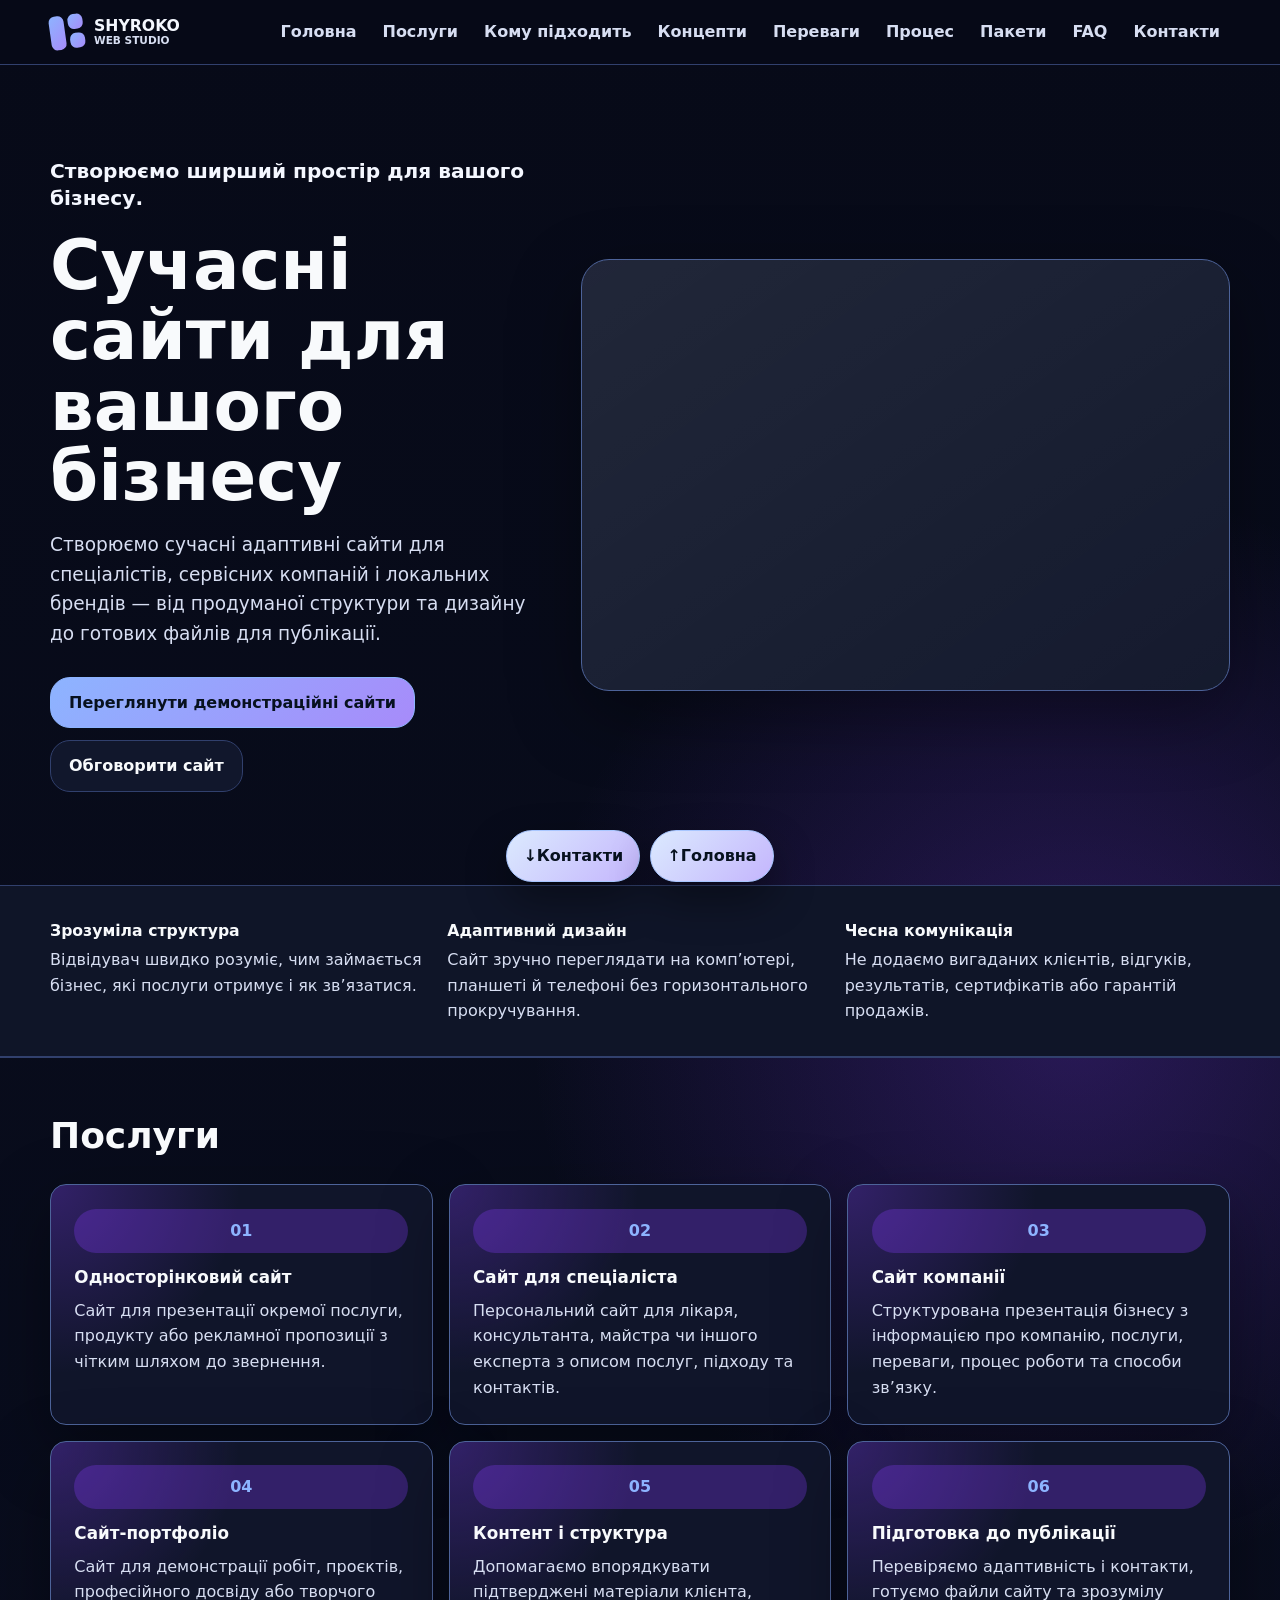
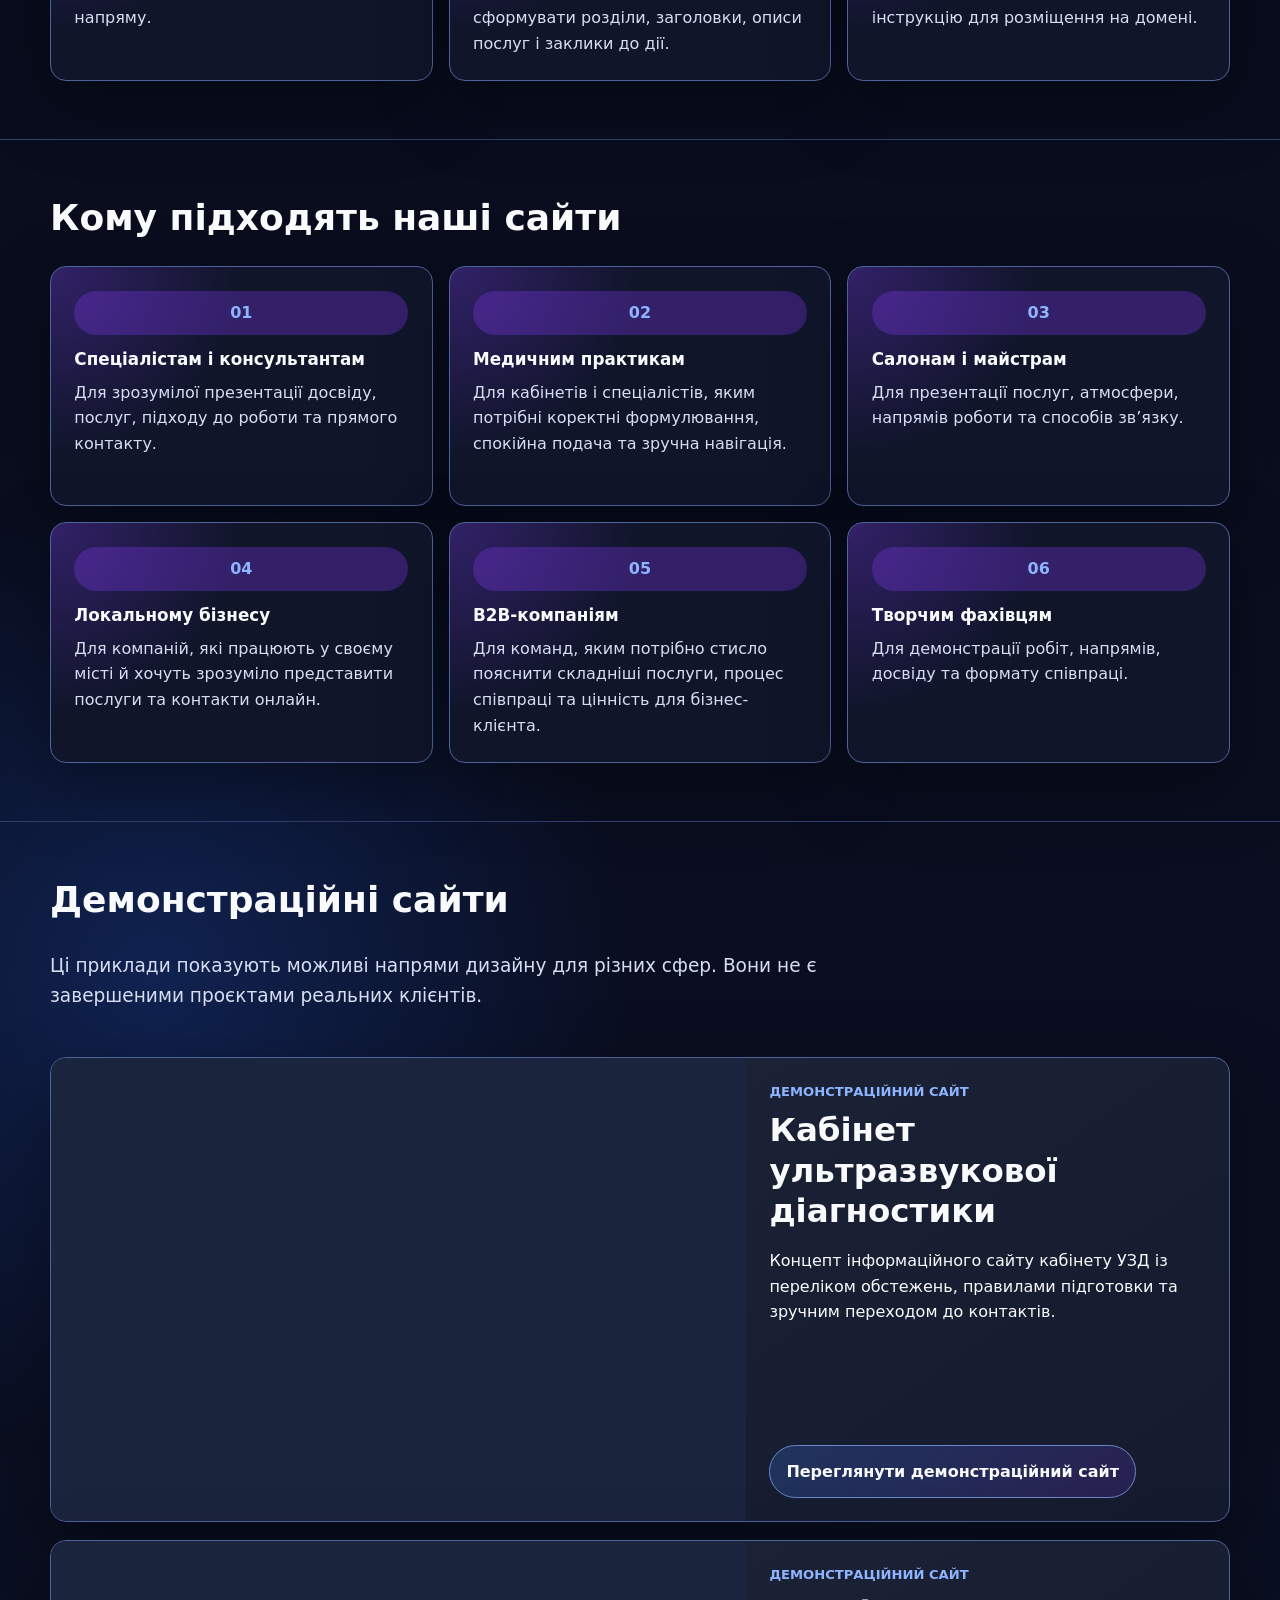
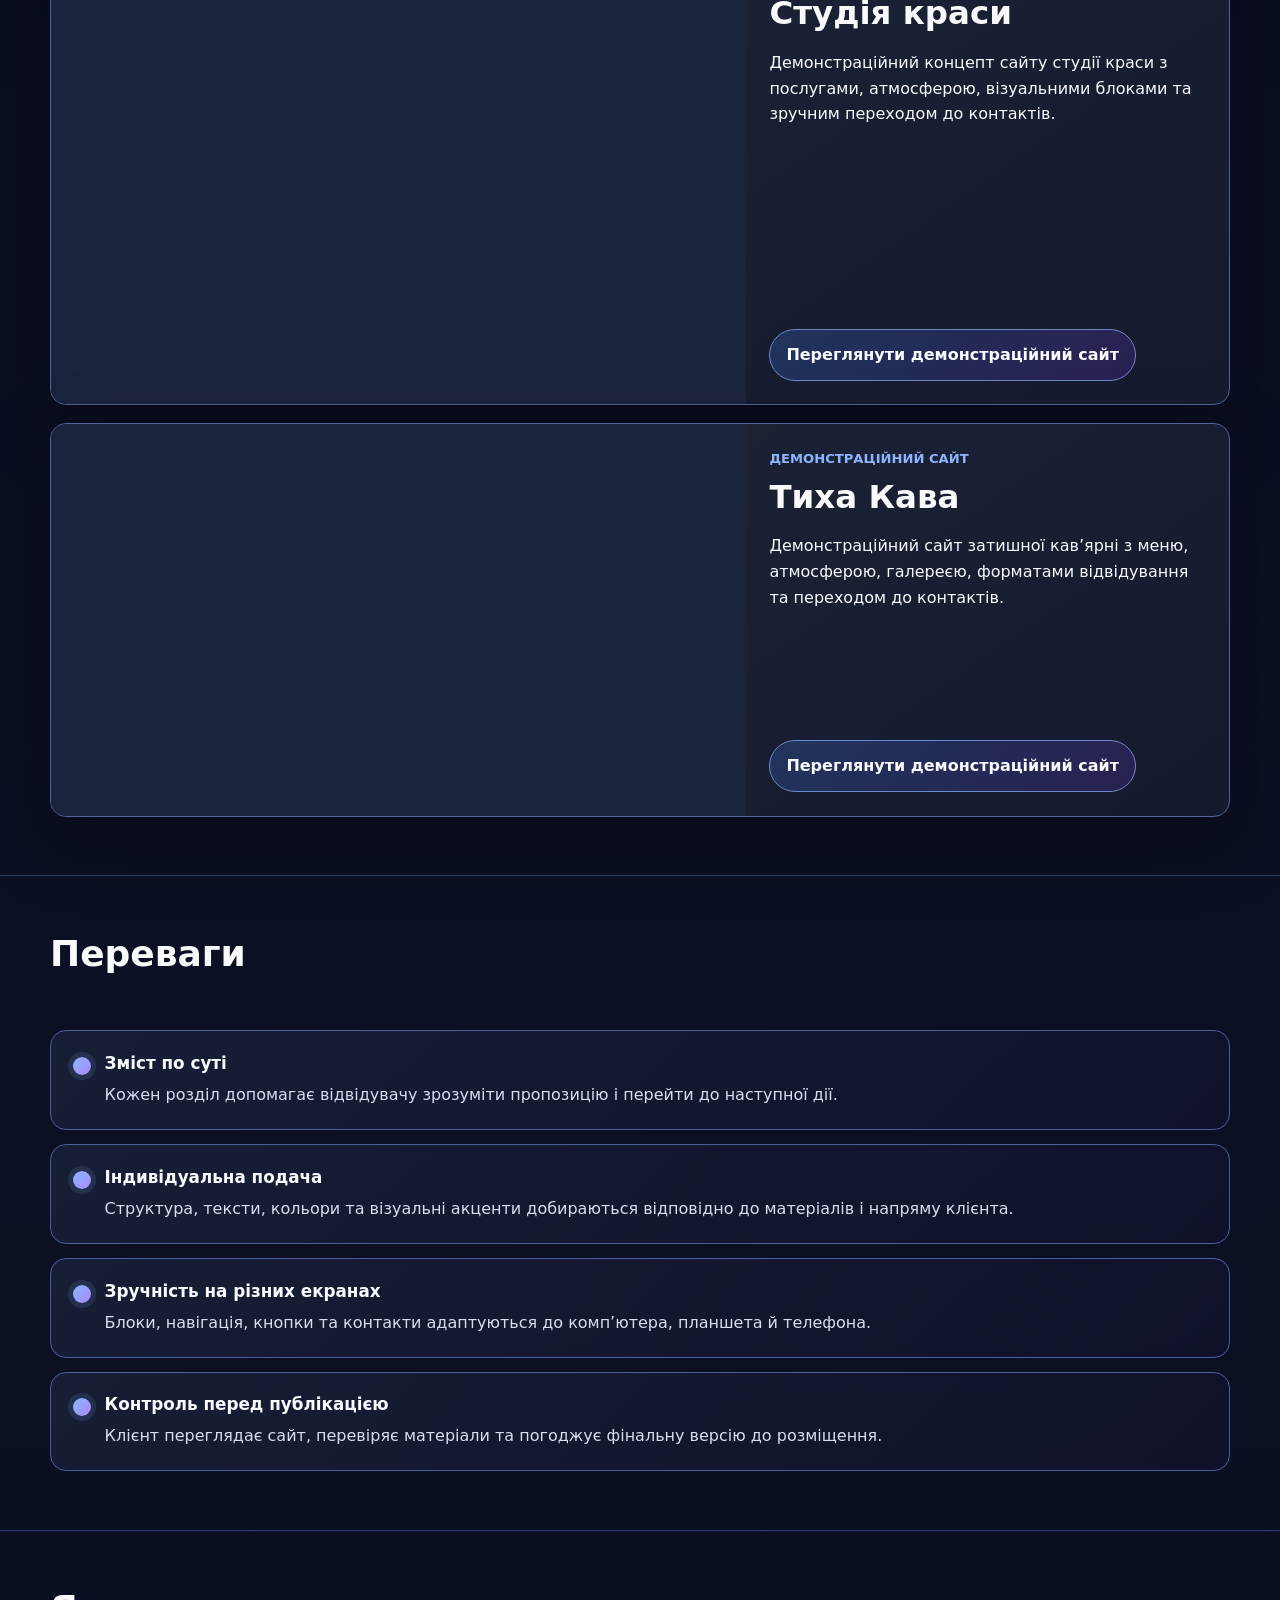
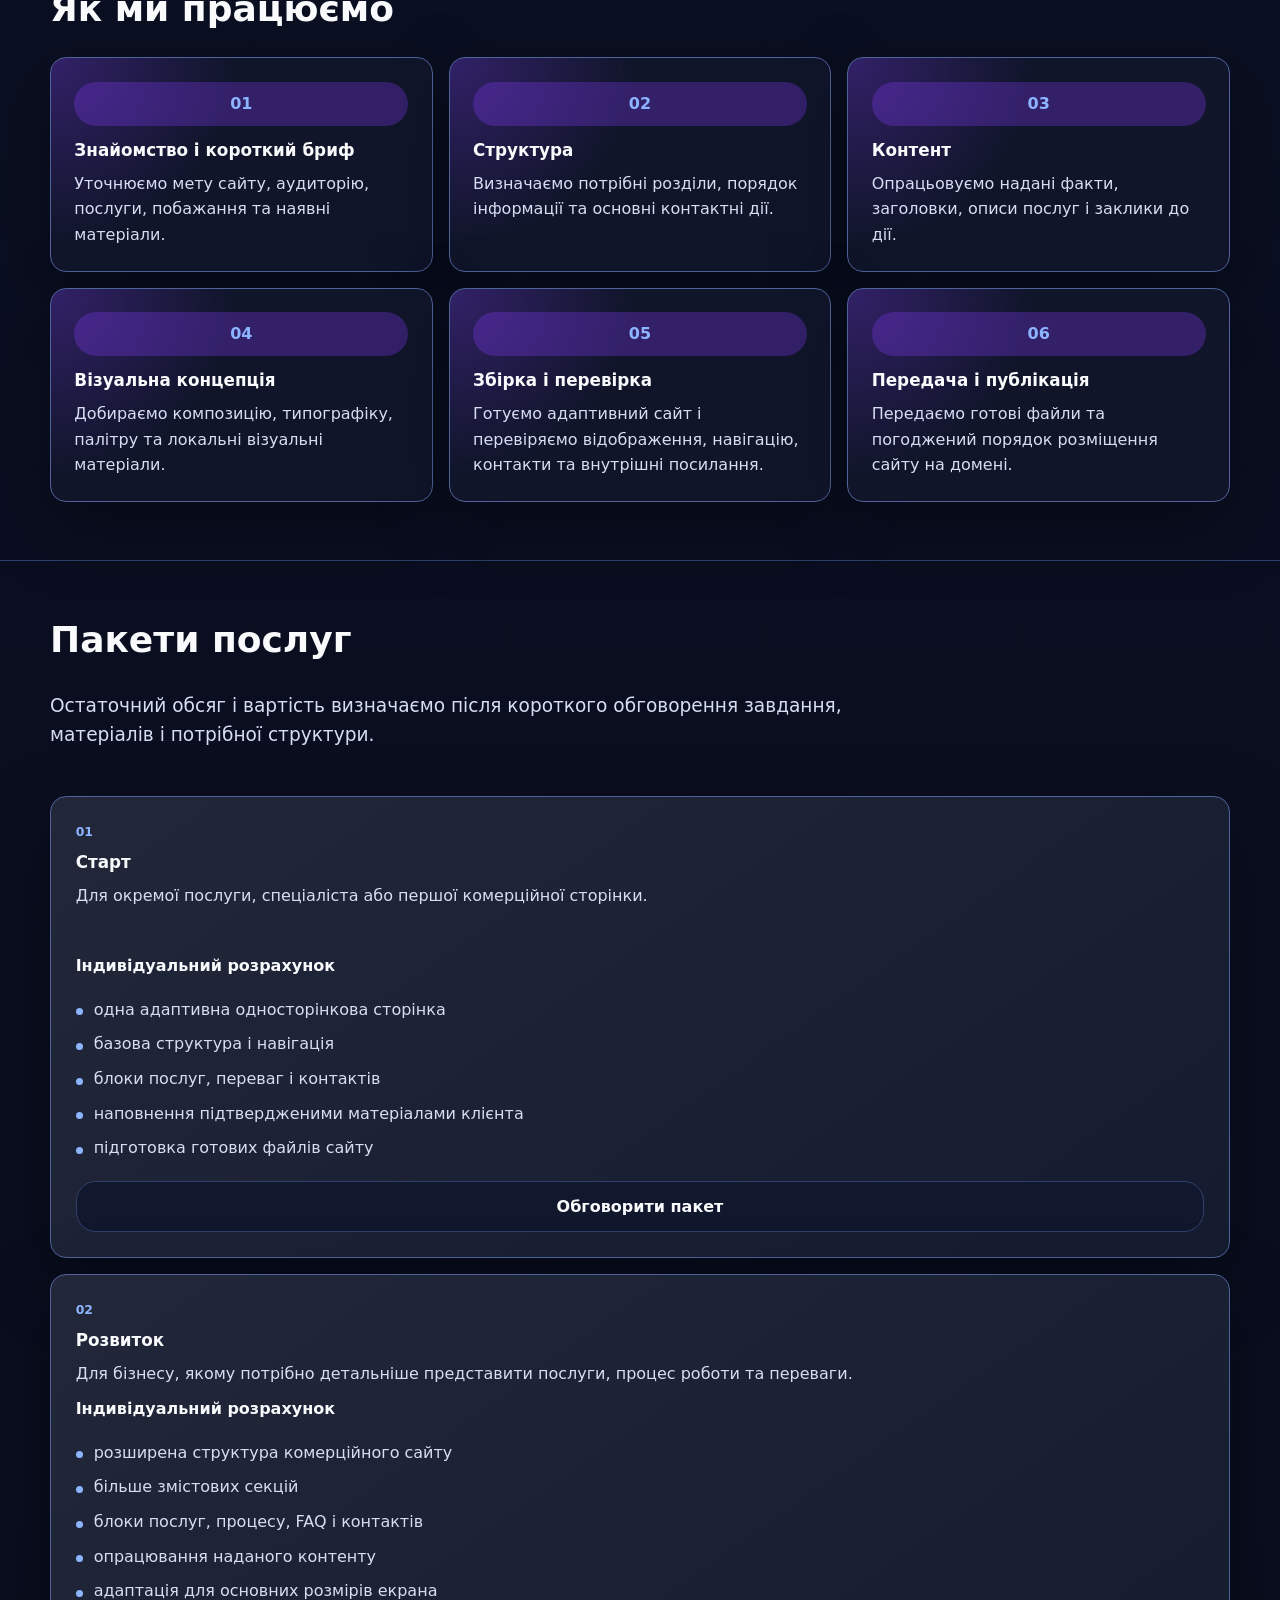
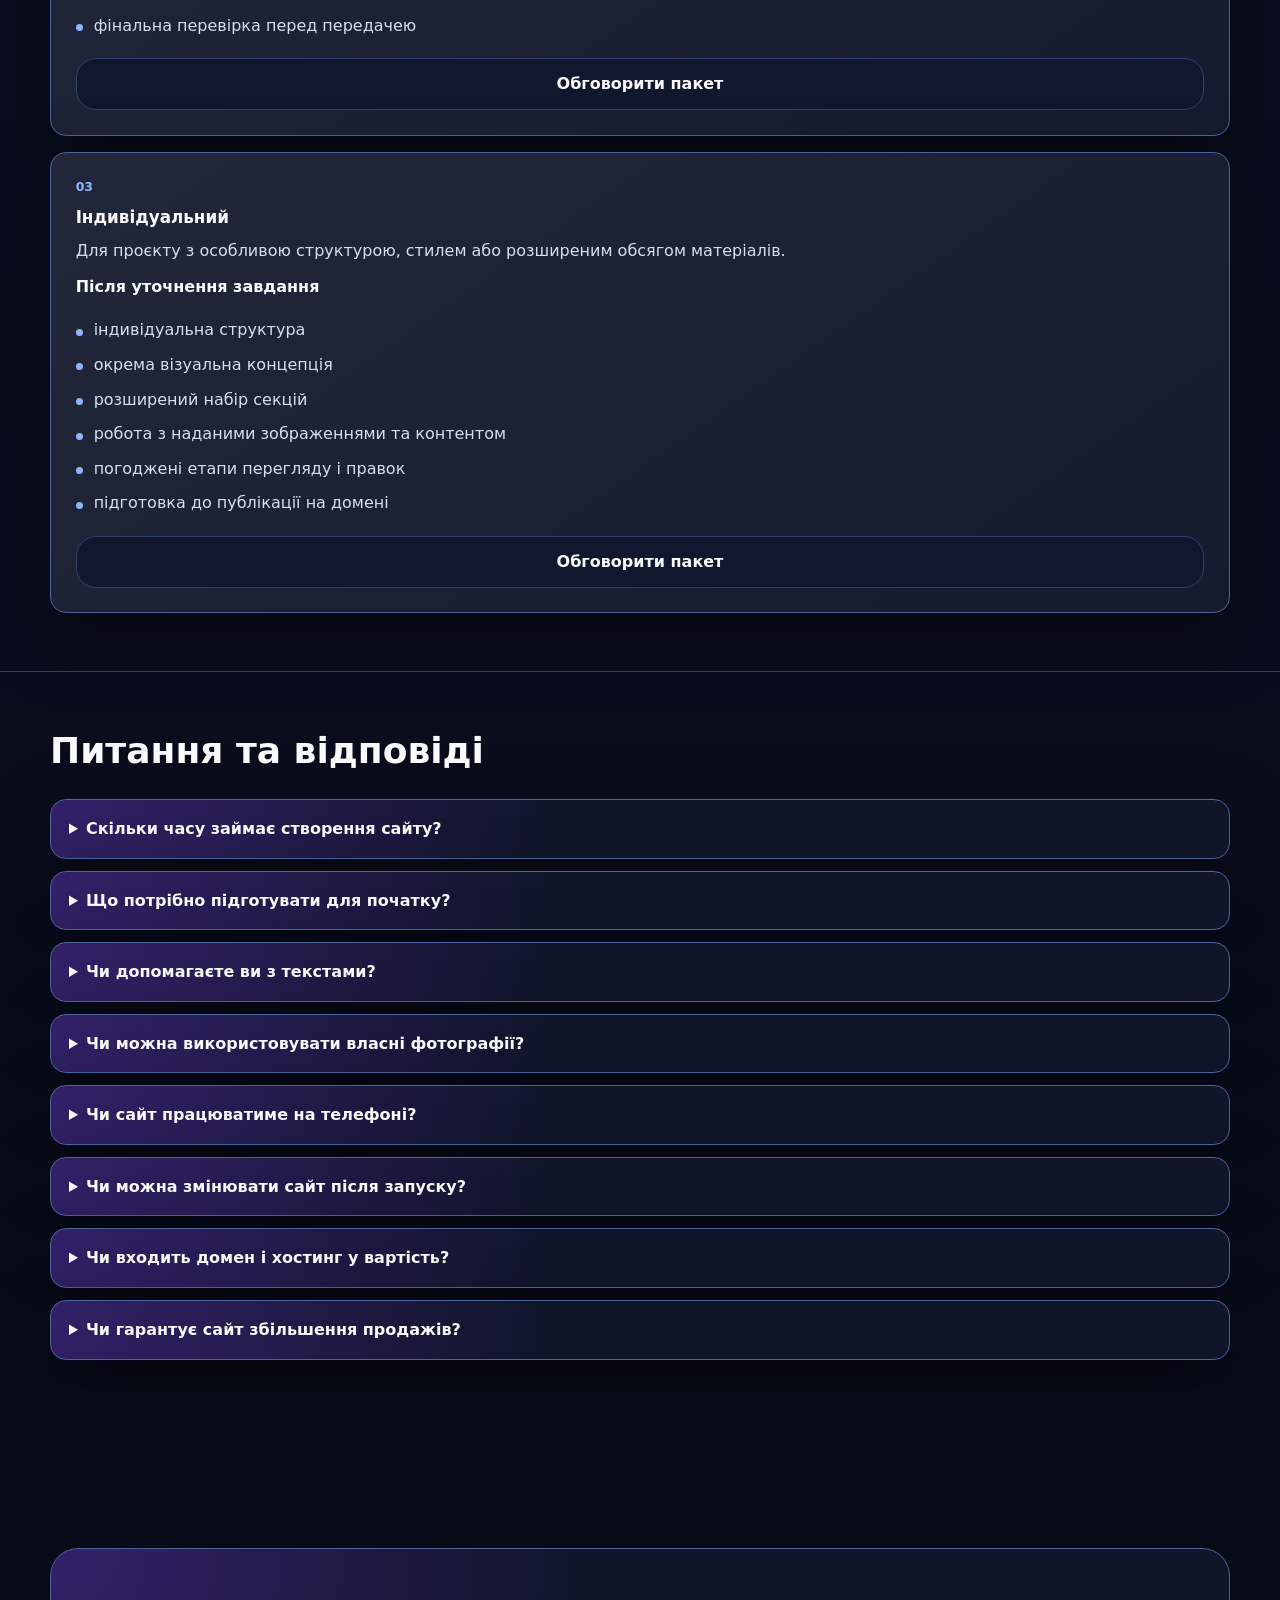
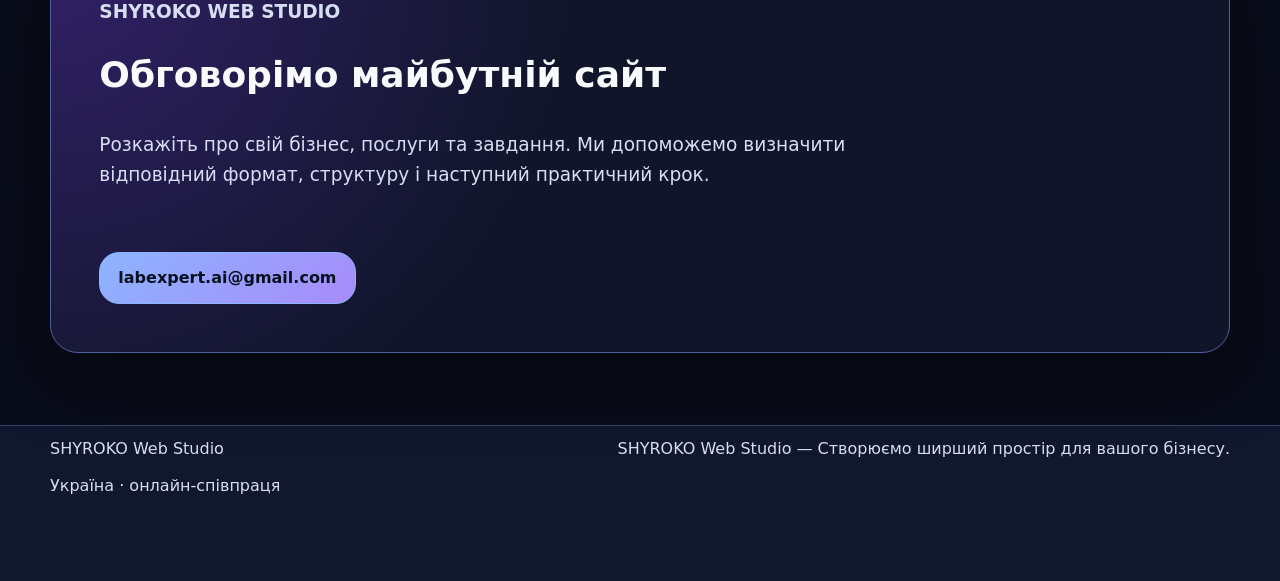
<file: index.html>
<!doctype html>
<html lang="uk" dir="ltr">
<head>
  <meta charset="utf-8">
  <meta name="viewport" content="width=device-width, initial-scale=1">
  <meta http-equiv="Content-Security-Policy" content="default-src 'self'; script-src 'none'; style-src 'self'; img-src 'self'; object-src 'none'; base-uri 'none'; form-action 'none'">
  <title>Сучасні сайти для вашого бізнесу</title>
  <meta name="description" content="Створюємо сучасні адаптивні сайти для спеціалістів, сервісних компаній і локальних брендів — від продуманої структури та дизайну до готових файлів для публікації.">
  <link rel="stylesheet" href="styles.css">
</head>
<body data-theme="studio" data-showcase="lumina-commercial-showcase" class="motion-subtle">
  <a class="skip-link" href="#main-content">Перейти до основного вмісту</a>
  <header class="site-header">
    <div class="container header-layout">
      <a class="wordmark" href="#hero"><span class="shyroko-brand-mark" aria-hidden="true"><span></span><span></span><span></span></span><span class="shyroko-brand-text"><span>SHYROKO</span><span>WEB STUDIO</span></span></a>
      <nav aria-label="Основна навігація">
        <ul class="nav-list">
          <li><a href="#hero">Головна</a></li>
          <li><a href="#value">Послуги</a></li>
          <li><a href="#audience">Кому підходить</a></li>
          <li><a href="#portfolio">Концепти</a></li>
          <li><a href="#benefits">Переваги</a></li>
          <li><a href="#process">Процес</a></li>
          <li><a href="#packages">Пакети</a></li>
          <li><a href="#faq">FAQ</a></li>
          <li><a href="#final-cta">Контакти</a></li>
        </ul>
      </nav>
    </div>
  </header>
  <main id="main-content" class="page-main">
    <section id="hero" class="hero-section" aria-labelledby="hero-title">
      <div class="container hero-grid">
        <div>

          <p class="hero-tagline">Створюємо ширший простір для вашого бізнесу.</p>
          <h1 id="hero-title">Сучасні сайти для вашого бізнесу</h1>
          <p class="hero-copy">Створюємо сучасні адаптивні сайти для спеціалістів, сервісних компаній і локальних брендів — від продуманої структури та дизайну до готових файлів для публікації.</p>
          <div class="hero-actions">
            <a class="button button-primary" href="#portfolio">Переглянути демонстраційні сайти</a>
            <a class="button button-secondary" href="#final-cta">Обговорити сайт</a>
          </div>
        </div>
                <figure class="hero-media">
          <img class="hero-image" src="assets/asset-02.jpg" alt="SHYROKO Web Studio — створення сучасних сайтів для різних напрямів бізнесу" width="1200" height="800" decoding="async">
        </figure>
      </div>
    </section>
    <section class="trust-strip" aria-label="Короткі переваги">
      <div class="container">
        <ul class="trust-list">
          <li>
            <strong>Зрозуміла структура</strong>
            <span>Відвідувач швидко розуміє, чим займається бізнес, які послуги отримує і як зв’язатися.</span>
          </li>
          <li>
            <strong>Адаптивний дизайн</strong>
            <span>Сайт зручно переглядати на комп’ютері, планшеті й телефоні без горизонтального прокручування.</span>
          </li>
          <li>
            <strong>Чесна комунікація</strong>
            <span>Не додаємо вигаданих клієнтів, відгуків, результатів, сертифікатів або гарантій продажів.</span>
          </li>
        </ul>
      </div>
    </section>
    <section id="value" class="section-band" aria-labelledby="value-title">
      <div class="container">
        <div class="section-head">
          <h2 id="value-title">Послуги</h2>
        </div>
        <div class="cards-grid">
          <article class="info-card">
            <span class="card-index">01</span>
            <h3>Односторінковий сайт</h3>
            <p>Сайт для презентації окремої послуги, продукту або рекламної пропозиції з чітким шляхом до звернення.</p>
          </article>
          <article class="info-card">
            <span class="card-index">02</span>
            <h3>Сайт для спеціаліста</h3>
            <p>Персональний сайт для лікаря, консультанта, майстра чи іншого експерта з описом послуг, підходу та контактів.</p>
          </article>
          <article class="info-card">
            <span class="card-index">03</span>
            <h3>Сайт компанії</h3>
            <p>Структурована презентація бізнесу з інформацією про компанію, послуги, переваги, процес роботи та способи зв’язку.</p>
          </article>
          <article class="info-card">
            <span class="card-index">04</span>
            <h3>Сайт-портфоліо</h3>
            <p>Сайт для демонстрації робіт, проєктів, професійного досвіду або творчого напряму.</p>
          </article>
          <article class="info-card">
            <span class="card-index">05</span>
            <h3>Контент і структура</h3>
            <p>Допомагаємо впорядкувати підтверджені матеріали клієнта, сформувати розділи, заголовки, описи послуг і заклики до дії.</p>
          </article>
          <article class="info-card">
            <span class="card-index">06</span>
            <h3>Підготовка до публікації</h3>
            <p>Перевіряємо адаптивність і контакти, готуємо файли сайту та зрозумілу інструкцію для розміщення на домені.</p>
          </article>
        </div>
      </div>
    </section>
    <section id="audience" class="section-band" aria-labelledby="audience-title">
      <div class="container">
        <div class="section-head">
          <h2 id="audience-title">Кому підходять наші сайти</h2>
        </div>
        <div class="cards-grid">
          <article class="info-card">
            <span class="card-index">01</span>
            <h3>Спеціалістам і консультантам</h3>
            <p>Для зрозумілої презентації досвіду, послуг, підходу до роботи та прямого контакту.</p>
          </article>
          <article class="info-card">
            <span class="card-index">02</span>
            <h3>Медичним практикам</h3>
            <p>Для кабінетів і спеціалістів, яким потрібні коректні формулювання, спокійна подача та зручна навігація.</p>
          </article>
          <article class="info-card">
            <span class="card-index">03</span>
            <h3>Салонам і майстрам</h3>
            <p>Для презентації послуг, атмосфери, напрямів роботи та способів зв’язку.</p>
          </article>
          <article class="info-card">
            <span class="card-index">04</span>
            <h3>Локальному бізнесу</h3>
            <p>Для компаній, які працюють у своєму місті й хочуть зрозуміло представити послуги та контакти онлайн.</p>
          </article>
          <article class="info-card">
            <span class="card-index">05</span>
            <h3>B2B-компаніям</h3>
            <p>Для команд, яким потрібно стисло пояснити складніші послуги, процес співпраці та цінність для бізнес-клієнта.</p>
          </article>
          <article class="info-card">
            <span class="card-index">06</span>
            <h3>Творчим фахівцям</h3>
            <p>Для демонстрації робіт, напрямів, досвіду та формату співпраці.</p>
          </article>
        </div>
      </div>
    </section>
    <section id="portfolio" class="section-band" aria-labelledby="portfolio-title">
      <div class="container">
        <div class="section-head">
          <h2 id="portfolio-title">Демонстраційні сайти</h2>
          <p class="section-intro">Ці приклади показують можливі напрями дизайну для різних сфер. Вони не є завершеними проєктами реальних клієнтів.</p>
        </div>
        <div class="portfolio-grid">
          <article class="portfolio-card portfolio-card-wide">
            <img class="portfolio-image" src="assets/asset-06.png" alt="Демонстраційний сайт кабінету ультразвукової діагностики" width="800" height="600" loading="lazy" decoding="async">
            <div class="portfolio-body">
            <p class="portfolio-category">Демонстраційний сайт</p>
              <h3>Кабінет ультразвукової діагностики</h3>
              <p>Концепт інформаційного сайту кабінету УЗД із переліком обстежень, правилами підготовки та зручним переходом до контактів.</p>
              <a class="portfolio-link" href="ultrasound-clinic/">Переглянути демонстраційний сайт</a>
            </div>
          </article>
          <article class="portfolio-card portfolio-card-wide">
            <img class="portfolio-image" src="assets/asset-07.png" alt="Демонстраційний сайт студії краси" width="800" height="600" loading="lazy" decoding="async">
            <div class="portfolio-body">
            <p class="portfolio-category">Демонстраційний сайт</p>
              <h3>Студія краси</h3>
              <p>Демонстраційний концепт сайту студії краси з послугами, атмосферою, візуальними блоками та зручним переходом до контактів.</p>
              <a class="portfolio-link" href="beauty-salon/">Переглянути демонстраційний сайт</a>
            </div>
          </article>
          <article class="portfolio-card portfolio-card-wide">
            <img class="portfolio-image" src="assets/asset-08.png" alt="Інтер’єр сучасної кав’ярні Тиха Кава" width="800" height="600" loading="lazy" decoding="async">
            <div class="portfolio-body">
            <p class="portfolio-category">Демонстраційний сайт</p>
              <h3>Тиха Кава</h3>
              <p>Демонстраційний сайт затишної кав’ярні з меню, атмосферою, галереєю, форматами відвідування та переходом до контактів.</p>
              <a class="portfolio-link" href="coffee-shop/">Переглянути демонстраційний сайт</a>
            </div>
          </article>
        </div>
      </div>
    </section>
    <section id="benefits" class="section-band" aria-labelledby="benefits-title">
      <div class="container benefits-layout">
        <div class="section-head">
          <h2 id="benefits-title">Переваги</h2>
        </div>
        <ol class="benefits-list">
          <li class="benefit-item">
            <span class="benefit-mark" aria-hidden="true"></span>
            <div>
              <h3>Зміст по суті</h3>
              <p>Кожен розділ допомагає відвідувачу зрозуміти пропозицію і перейти до наступної дії.</p>
            </div>
          </li>
          <li class="benefit-item">
            <span class="benefit-mark" aria-hidden="true"></span>
            <div>
              <h3>Індивідуальна подача</h3>
              <p>Структура, тексти, кольори та візуальні акценти добираються відповідно до матеріалів і напряму клієнта.</p>
            </div>
          </li>
          <li class="benefit-item">
            <span class="benefit-mark" aria-hidden="true"></span>
            <div>
              <h3>Зручність на різних екранах</h3>
              <p>Блоки, навігація, кнопки та контакти адаптуються до комп’ютера, планшета й телефона.</p>
            </div>
          </li>
          <li class="benefit-item">
            <span class="benefit-mark" aria-hidden="true"></span>
            <div>
              <h3>Контроль перед публікацією</h3>
              <p>Клієнт переглядає сайт, перевіряє матеріали та погоджує фінальну версію до розміщення.</p>
            </div>
          </li>
        </ol>
      </div>
    </section>
    <section id="process" class="section-band" aria-labelledby="process-title">
      <div class="container">
        <div class="section-head">
          <h2 id="process-title">Як ми працюємо</h2>
        </div>
        <div class="process-grid">
          <article class="step-card" aria-label="Крок 1">
            <span class="step-index">01</span>
            <h3>Знайомство і короткий бриф</h3>
            <p>Уточнюємо мету сайту, аудиторію, послуги, побажання та наявні матеріали.</p>
          </article>
          <article class="step-card" aria-label="Крок 2">
            <span class="step-index">02</span>
            <h3>Структура</h3>
            <p>Визначаємо потрібні розділи, порядок інформації та основні контактні дії.</p>
          </article>
          <article class="step-card" aria-label="Крок 3">
            <span class="step-index">03</span>
            <h3>Контент</h3>
            <p>Опрацьовуємо надані факти, заголовки, описи послуг і заклики до дії.</p>
          </article>
          <article class="step-card" aria-label="Крок 4">
            <span class="step-index">04</span>
            <h3>Візуальна концепція</h3>
            <p>Добираємо композицію, типографіку, палітру та локальні візуальні матеріали.</p>
          </article>
          <article class="step-card" aria-label="Крок 5">
            <span class="step-index">05</span>
            <h3>Збірка і перевірка</h3>
            <p>Готуємо адаптивний сайт і перевіряємо відображення, навігацію, контакти та внутрішні посилання.</p>
          </article>
          <article class="step-card" aria-label="Крок 6">
            <span class="step-index">06</span>
            <h3>Передача і публікація</h3>
            <p>Передаємо готові файли та погоджений порядок розміщення сайту на домені.</p>
          </article>
        </div>
      </div>
    </section>
    <section id="packages" class="section-band" aria-labelledby="packages-title">
      <div class="container">
        <div class="section-head packages-head">
          <h2 id="packages-title">Пакети послуг</h2>
          <p class="section-intro">Остаточний обсяг і вартість визначаємо після короткого обговорення завдання, матеріалів і потрібної структури.</p>
        </div>
        <div class="packages-grid">
          <article class="package-card">
            <div class="package-topline">01</div>
            <h3>Старт</h3>
            <p>Для окремої послуги, спеціаліста або першої комерційної сторінки.</p>
            <p class="package-price">Індивідуальний розрахунок</p>
            <ul class="package-features">
              <li>одна адаптивна односторінкова сторінка</li>
              <li>базова структура і навігація</li>
              <li>блоки послуг, переваг і контактів</li>
              <li>наповнення підтвердженими матеріалами клієнта</li>
              <li>підготовка готових файлів сайту</li>
            </ul>
            <a class="button button-secondary package-cta" href="#final-cta">Обговорити пакет</a>
          </article>
          <article class="package-card">
            <div class="package-topline">02</div>
            <h3>Розвиток</h3>
            <p>Для бізнесу, якому потрібно детальніше представити послуги, процес роботи та переваги.</p>
            <p class="package-price">Індивідуальний розрахунок</p>
            <ul class="package-features">
              <li>розширена структура комерційного сайту</li>
              <li>більше змістових секцій</li>
              <li>блоки послуг, процесу, FAQ і контактів</li>
              <li>опрацювання наданого контенту</li>
              <li>адаптація для основних розмірів екрана</li>
              <li>фінальна перевірка перед передачею</li>
            </ul>
            <a class="button button-secondary package-cta" href="#final-cta">Обговорити пакет</a>
          </article>
          <article class="package-card">
            <div class="package-topline">03</div>
            <h3>Індивідуальний</h3>
            <p>Для проєкту з особливою структурою, стилем або розширеним обсягом матеріалів.</p>
            <p class="package-price">Після уточнення завдання</p>
            <ul class="package-features">
              <li>індивідуальна структура</li>
              <li>окрема візуальна концепція</li>
              <li>розширений набір секцій</li>
              <li>робота з наданими зображеннями та контентом</li>
              <li>погоджені етапи перегляду і правок</li>
              <li>підготовка до публікації на домені</li>
            </ul>
            <a class="button button-secondary package-cta" href="#final-cta">Обговорити пакет</a>
          </article>
        </div>
      </div>
    </section>
    <section id="faq" class="section-band" aria-labelledby="faq-title">
      <div class="container">
        <div class="section-head">
          <h2 id="faq-title">Питання та відповіді</h2>
        </div>
        <div class="faq-list">
          <details class="faq-item">
            <summary>Скільки часу займає створення сайту?</summary>
            <p>Термін залежить від типу сайту, обсягу матеріалів і кількості погоджених правок. Після короткого брифу визначаємо реалістичний план роботи.</p>
          </details>
          <details class="faq-item">
            <summary>Що потрібно підготувати для початку?</summary>
            <p>Опис бізнесу та послуг, актуальні контакти, логотип за наявності, фотографії або інші матеріали, а також приклади стилю, який вам подобається.</p>
          </details>
          <details class="faq-item">
            <summary>Чи допомагаєте ви з текстами?</summary>
            <p>Допомагаємо структурувати надану інформацію, підготувати заголовки й зрозумілі описи. Усі факти про бізнес перед публікацією підтверджує власник.</p>
          </details>
          <details class="faq-item">
            <summary>Чи можна використовувати власні фотографії?</summary>
            <p>Так. Використовуємо матеріали, надані клієнтом, якщо він має право на їх публікацію та вони мають достатню якість.</p>
          </details>
          <details class="faq-item">
            <summary>Чи сайт працюватиме на телефоні?</summary>
            <p>Так. Сторінки створюються з адаптивним компонуванням для комп’ютерів, планшетів і телефонів.</p>
          </details>
          <details class="faq-item">
            <summary>Чи можна змінювати сайт після запуску?</summary>
            <p>Так. Подальші зміни, нові розділи або оновлення контенту можна погодити окремо.</p>
          </details>
          <details class="faq-item">
            <summary>Чи входить домен і хостинг у вартість?</summary>
            <p>Домен і хостинг узгоджуються окремо. Допомагаємо підготувати сайт до публікації та пояснюємо порядок його розміщення.</p>
          </details>
          <details class="faq-item">
            <summary>Чи гарантує сайт збільшення продажів?</summary>
            <p>Ні. Сайт допомагає професійно представити бізнес і спростити звернення, але результат також залежить від пропозиції, реклами, попиту та роботи самого бізнесу.</p>
          </details>
        </div>
      </div>
    </section>
    <section id="final-cta" class="cta-section" aria-labelledby="final-cta-title">
      <div class="container">
        <div class="cta-panel">
          <p class="eyebrow">SHYROKO WEB STUDIO</p>
          <h2 id="final-cta-title">Обговорімо майбутній сайт</h2>
          <p>Розкажіть про свій бізнес, послуги та завдання. Ми допоможемо визначити відповідний формат, структуру і наступний практичний крок.</p>
          <div class="cta-actions">
            <a class="button button-primary" href="mailto:labexpert.ai@gmail.com">labexpert.ai@gmail.com</a>
          </div>
        </div>
      </div>
    </section>
  </main>
  <nav class="floating-page-nav" aria-label="Навігація сторінкою"><a class="page-jump" href="#final-cta" aria-label="Перейти до контактів"><span aria-hidden="true">↓</span><span class="page-jump-label"> Контакти</span></a><a class="back-to-top" href="#hero" aria-label="Повернутися до головної секції"><span aria-hidden="true">↑</span><span class="back-to-top-label"> Головна</span></a></nav>
  <footer class="site-footer">
    <div class="container footer-layout">
      <p>SHYROKO Web Studio</p>
      <p>SHYROKO Web Studio — Створюємо ширший простір для вашого бізнесу.</p>
      <p>Україна · онлайн-співпраця</p>
    </div>
  </footer>
</body>
</html>
</file>
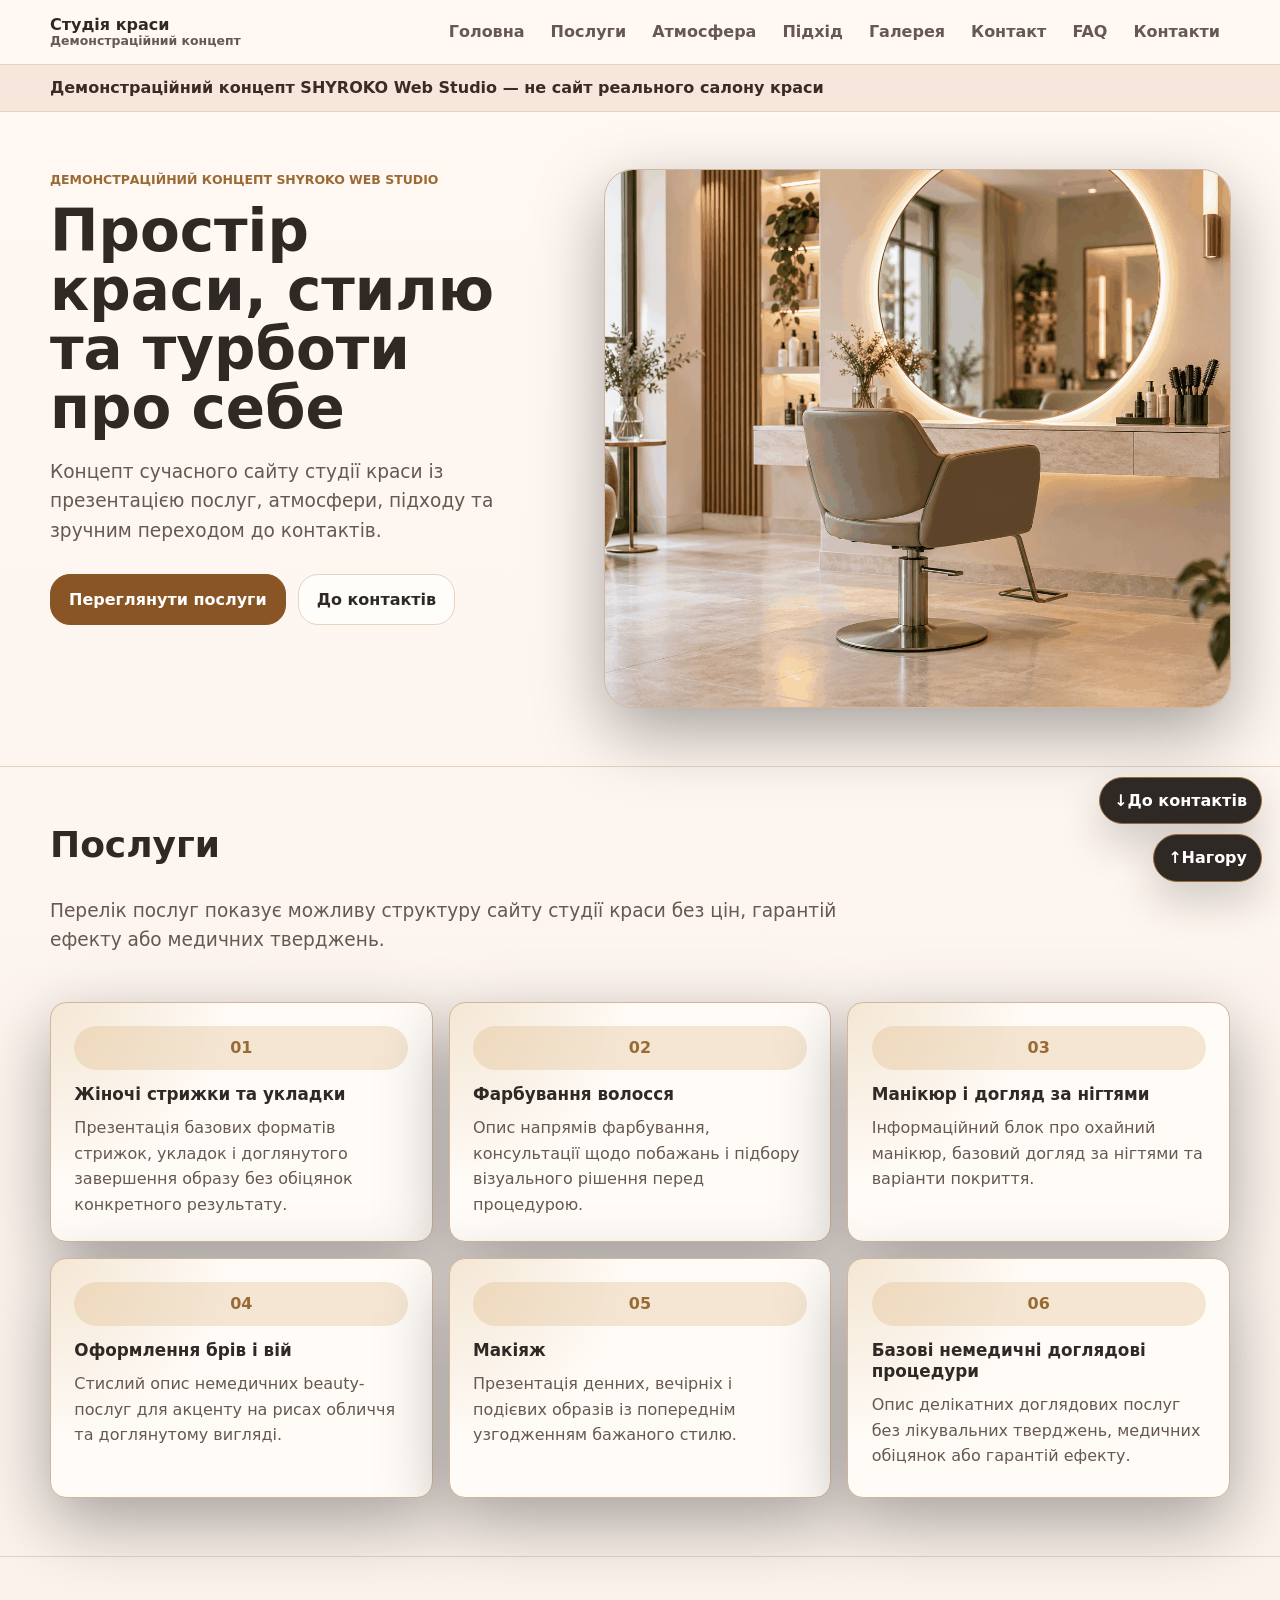
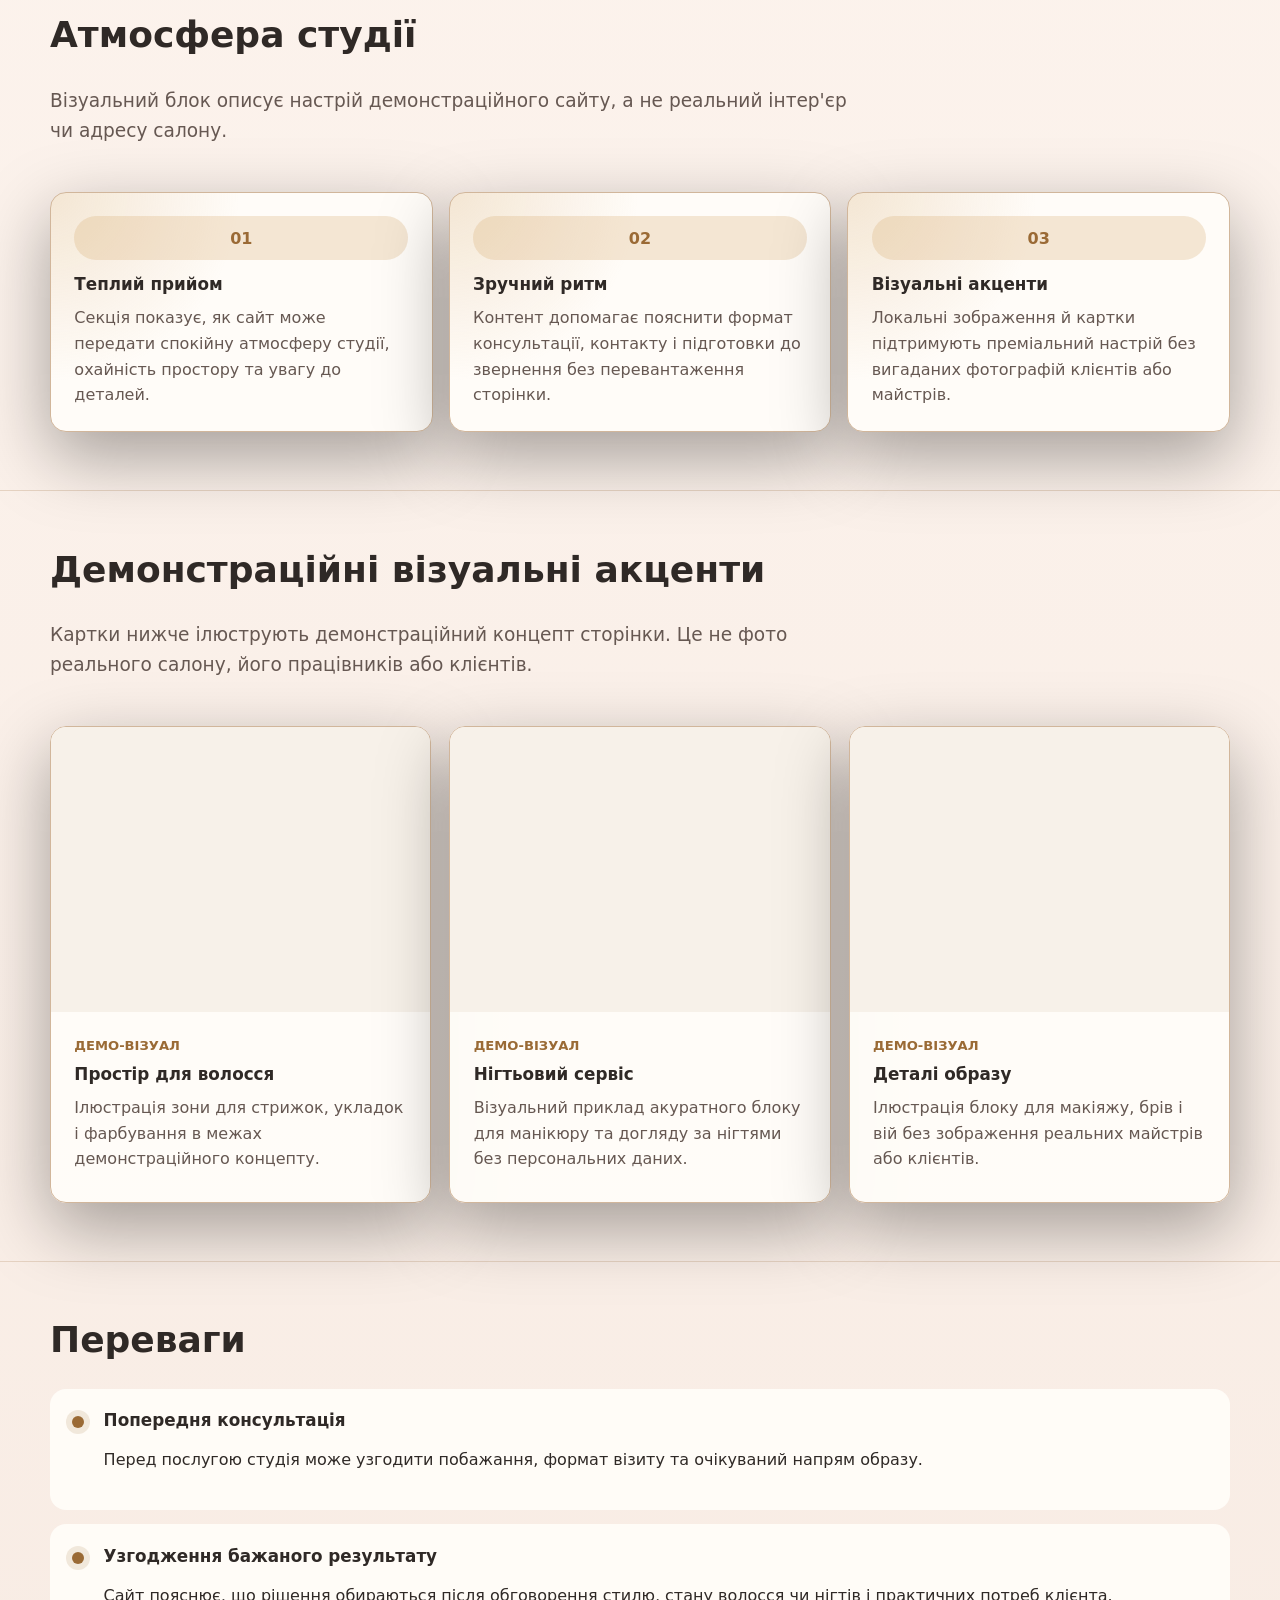
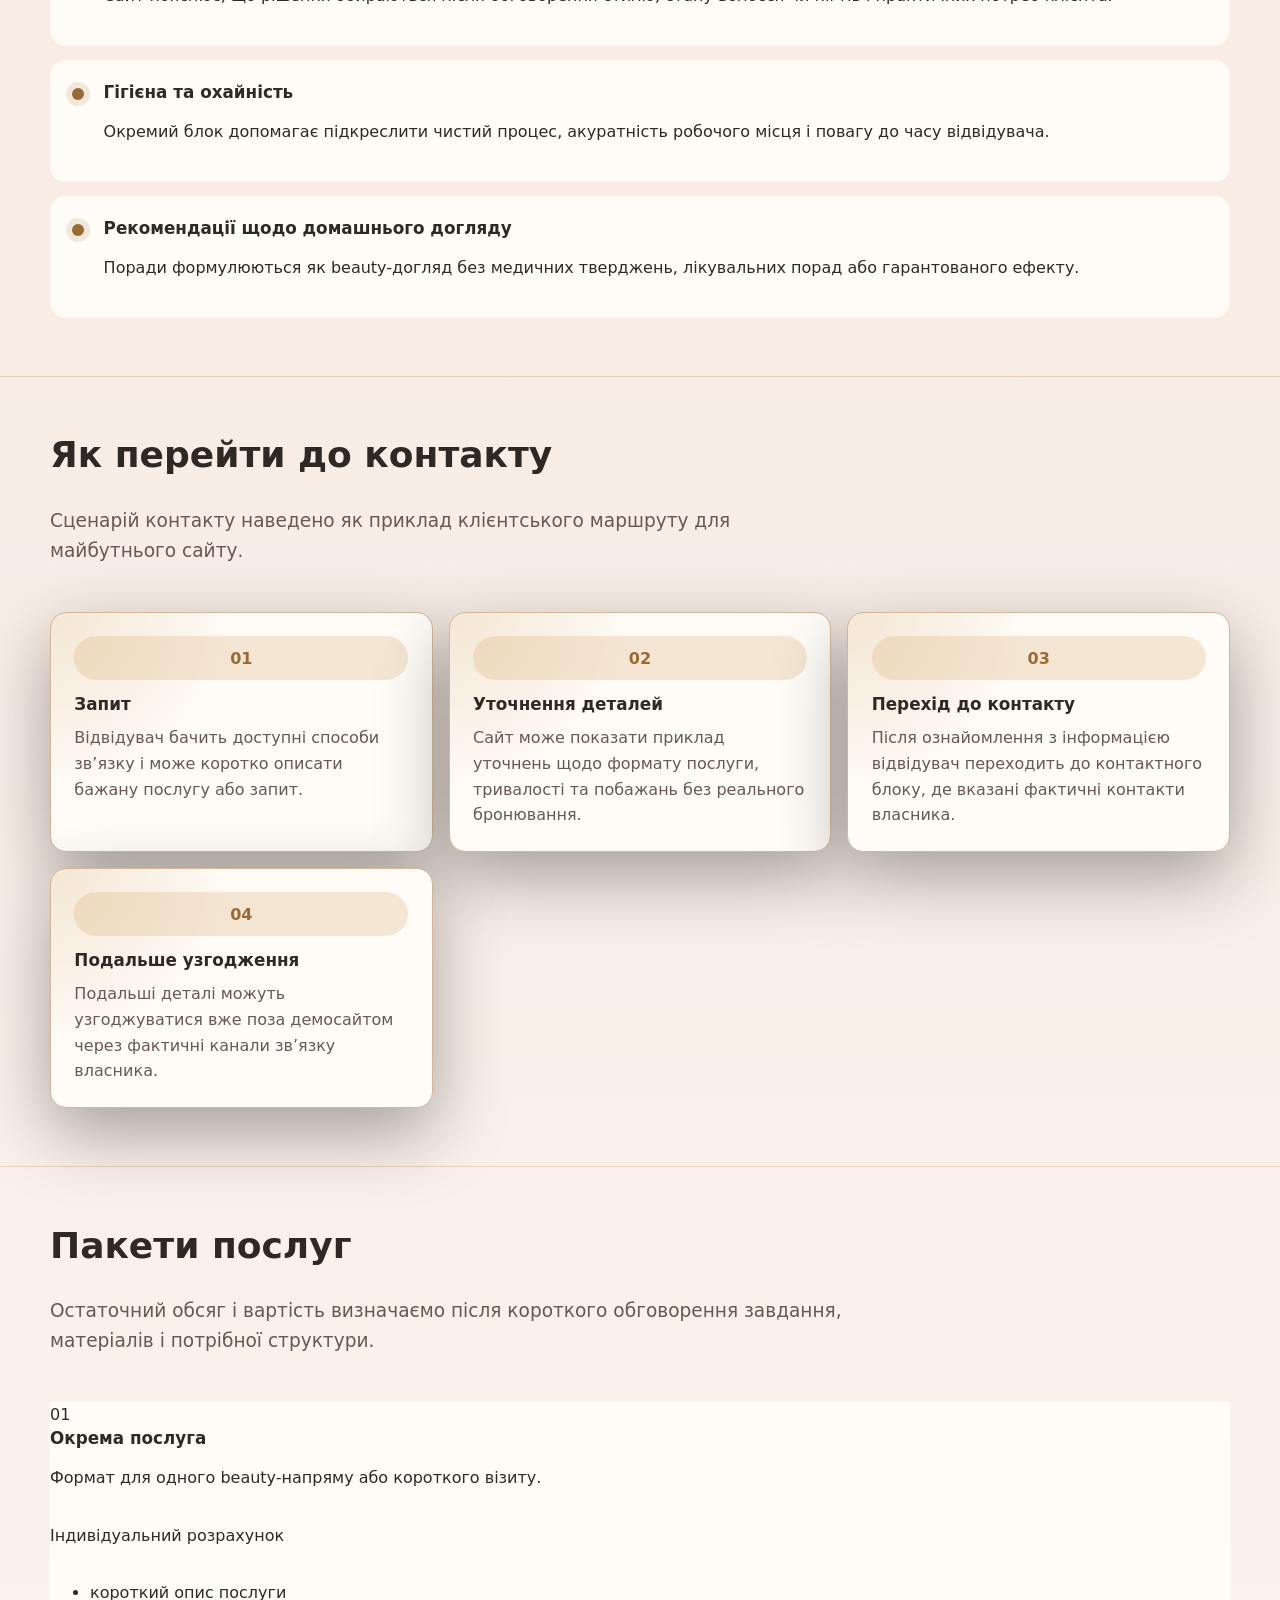
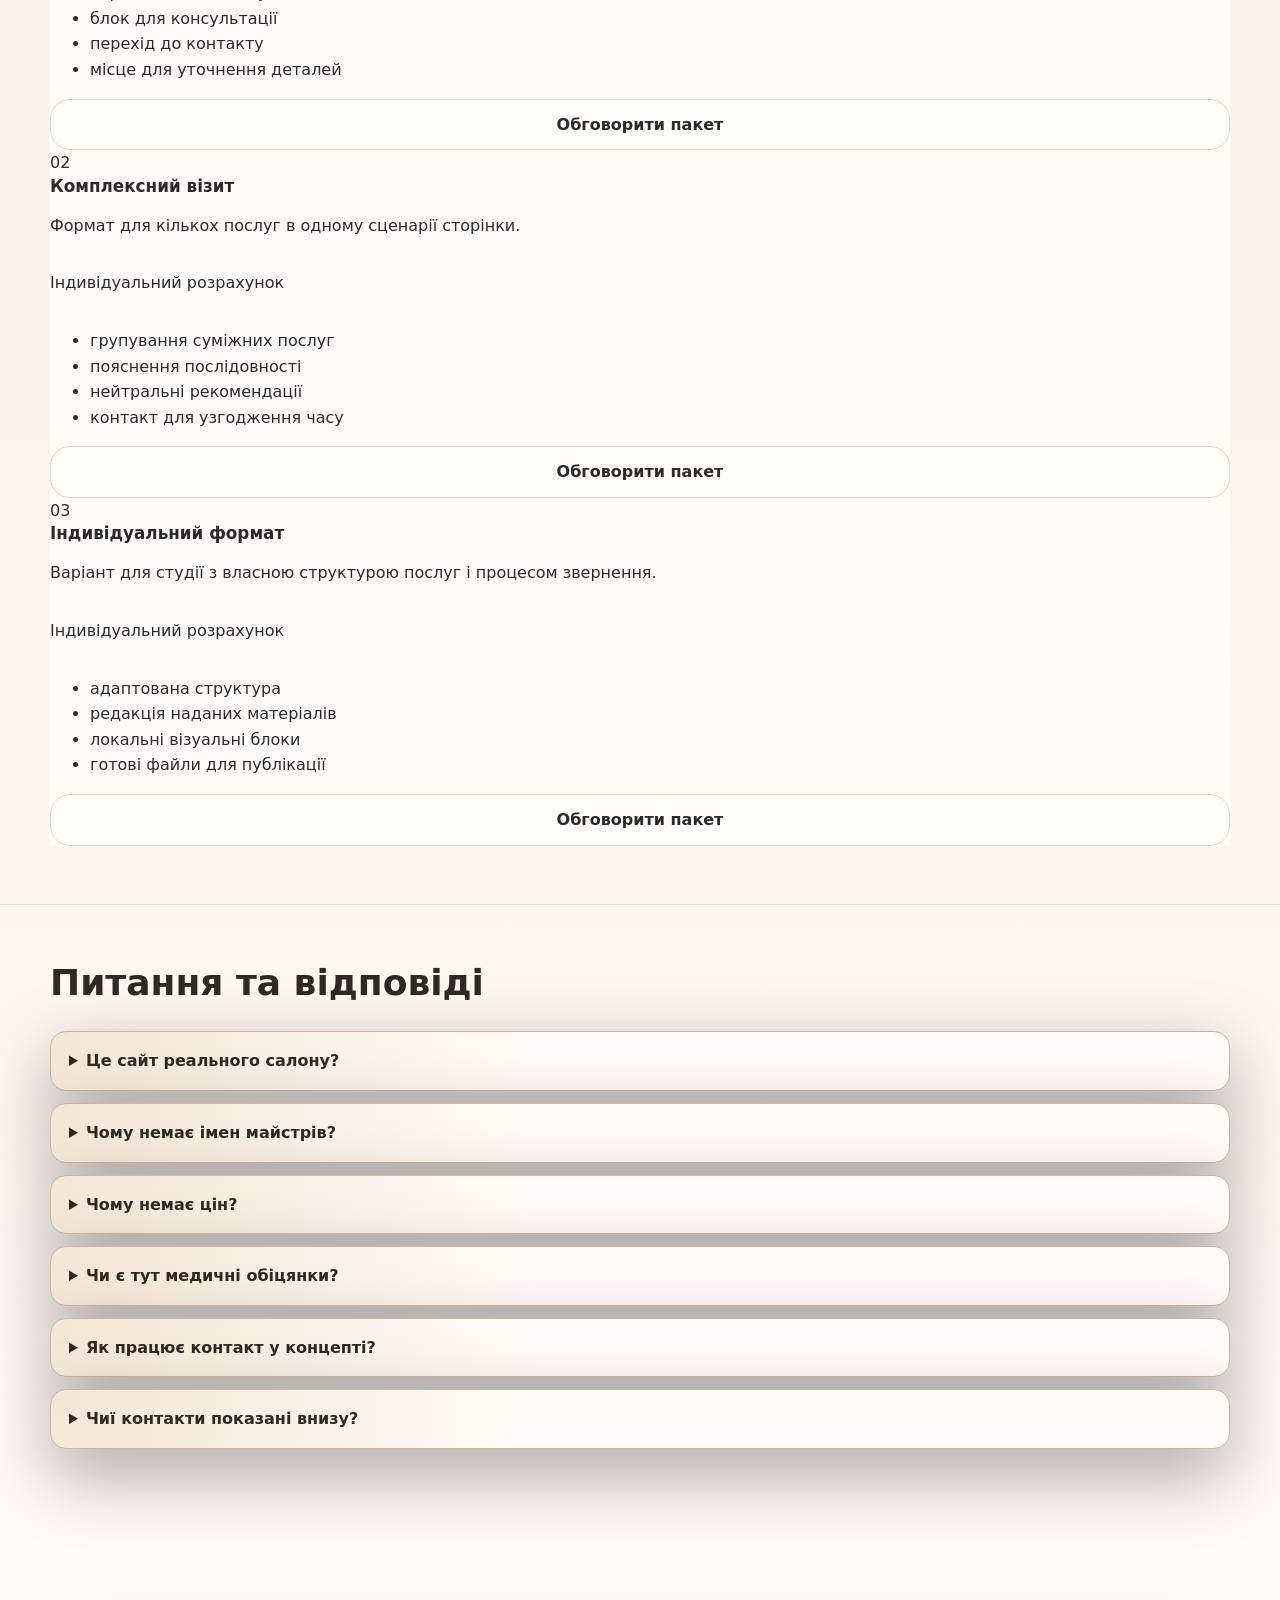
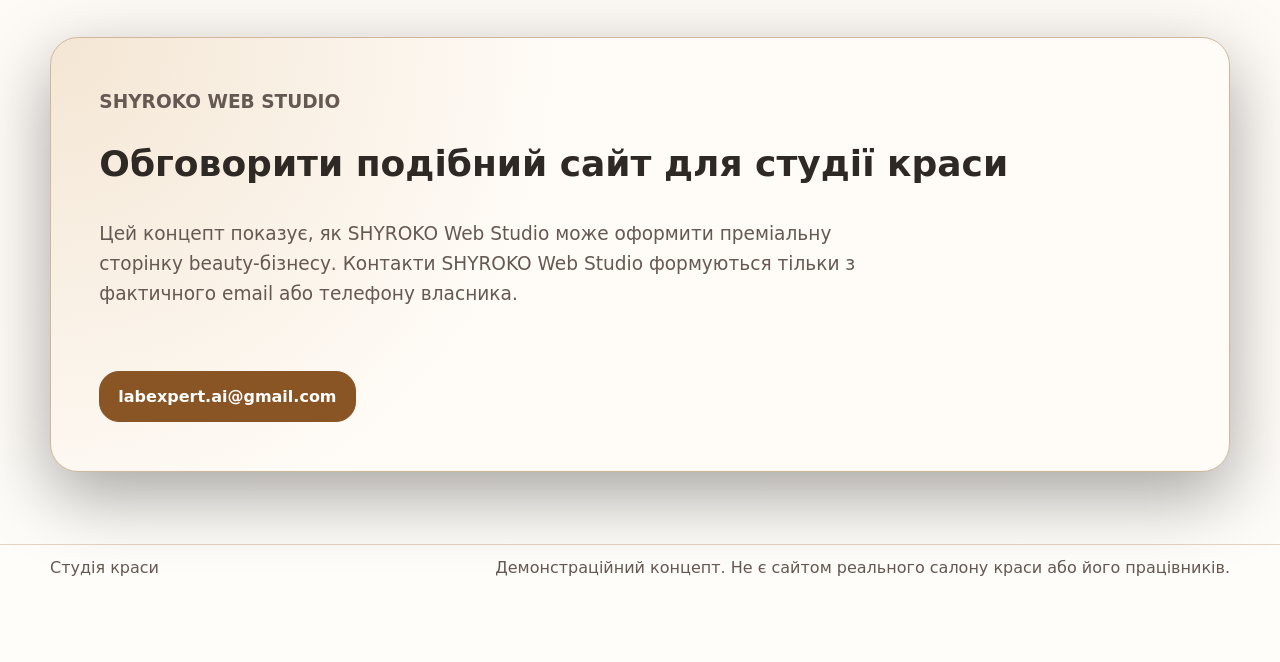
<file: beauty-salon/index.html>
<!doctype html>
<html lang="uk" dir="ltr">
<head>
  <meta charset="utf-8">
  <meta name="viewport" content="width=device-width, initial-scale=1">
  <meta http-equiv="Content-Security-Policy" content="default-src 'self'; script-src 'none'; style-src 'self'; img-src 'self'; object-src 'none'; base-uri 'none'; form-action 'none'">
  <title>Простір краси, стилю та турботи про себе</title>
  <meta name="description" content="Концепт сучасного сайту студії краси із презентацією послуг, атмосфери, підходу та зручним переходом до контактів.">
  <link rel="stylesheet" href="styles.css">
</head>
<body data-theme="studio" data-showcase="beauty-salon-showcase" class="motion-subtle">
  <a class="skip-link" href="#main-content">Перейти до основного вмісту</a>
  <header class="site-header">
    <div class="container header-layout">
      <a class="wordmark" href="#hero"><span>Студія краси</span><span class="wordmark-subtitle">Демонстраційний концепт</span></a>
      <nav aria-label="Основна навігація">
        <ul class="nav-list">
          <li><a href="#hero">Головна</a></li>
          <li><a href="#services">Послуги</a></li>
          <li><a href="#atmosphere">Атмосфера</a></li>
          <li><a href="#approach">Підхід</a></li>
          <li><a href="#portfolio">Галерея</a></li>
          <li><a href="#booking">Контакт</a></li>
          <li><a href="#faq">FAQ</a></li>
          <li><a href="#final-cta">Контакти</a></li>
        </ul>
      </nav>
    </div>
  </header>
  <main id="main-content" class="page-main">
    <aside class="demo-notice" aria-label="Демонстраційне попередження">
      <div class="container">Демонстраційний концепт SHYROKO Web Studio — не сайт реального салону краси</div>
    </aside>
    <section id="hero" class="hero-section" aria-labelledby="hero-title">
      <div class="container hero-grid">
        <div>
          <p class="eyebrow">Демонстраційний концепт SHYROKO Web Studio</p>
          <h1 id="hero-title">Простір краси, стилю та турботи про себе</h1>
          <p class="hero-copy">Концепт сучасного сайту студії краси із презентацією послуг, атмосфери, підходу та зручним переходом до контактів.</p>
          <div class="hero-actions">
            <a class="button button-primary" href="#services">Переглянути послуги</a>
            <a class="button button-secondary" href="#final-cta">До контактів</a>
          </div>
        </div>
                <figure class="hero-media">
          <img class="hero-image" src="assets/asset-01.png" alt="Сучасний інтер’єр студії краси" width="1200" height="800" decoding="async">
        </figure>
      </div>
    </section>
    <section id="services" class="section-band" aria-labelledby="services-title">
      <div class="container">
        <div class="section-head">
          <h2 id="services-title">Послуги</h2>
          <p class="section-intro">Перелік послуг показує можливу структуру сайту студії краси без цін, гарантій ефекту або медичних тверджень.</p>
        </div>
        <div class="cards-grid">
          <article class="info-card">
            <span class="card-index">01</span>
            <h3>Жіночі стрижки та укладки</h3>
            <p>Презентація базових форматів стрижок, укладок і доглянутого завершення образу без обіцянок конкретного результату.</p>
          </article>
          <article class="info-card">
            <span class="card-index">02</span>
            <h3>Фарбування волосся</h3>
            <p>Опис напрямів фарбування, консультації щодо побажань і підбору візуального рішення перед процедурою.</p>
          </article>
          <article class="info-card">
            <span class="card-index">03</span>
            <h3>Манікюр і догляд за нігтями</h3>
            <p>Інформаційний блок про охайний манікюр, базовий догляд за нігтями та варіанти покриття.</p>
          </article>
          <article class="info-card">
            <span class="card-index">04</span>
            <h3>Оформлення брів і вій</h3>
            <p>Стислий опис немедичних beauty-послуг для акценту на рисах обличчя та доглянутому вигляді.</p>
          </article>
          <article class="info-card">
            <span class="card-index">05</span>
            <h3>Макіяж</h3>
            <p>Презентація денних, вечірніх і подієвих образів із попереднім узгодженням бажаного стилю.</p>
          </article>
          <article class="info-card">
            <span class="card-index">06</span>
            <h3>Базові немедичні доглядові процедури</h3>
            <p>Опис делікатних доглядових послуг без лікувальних тверджень, медичних обіцянок або гарантій ефекту.</p>
          </article>
        </div>
      </div>
    </section>
    <section id="atmosphere" class="section-band" aria-labelledby="atmosphere-title">
      <div class="container">
        <div class="section-head">
          <h2 id="atmosphere-title">Атмосфера студії</h2>
          <p class="section-intro">Візуальний блок описує настрій демонстраційного сайту, а не реальний інтер&#x27;єр чи адресу салону.</p>
        </div>
        <div class="cards-grid">
          <article class="info-card">
            <span class="card-index">01</span>
            <h3>Теплий прийом</h3>
            <p>Секція показує, як сайт може передати спокійну атмосферу студії, охайність простору та увагу до деталей.</p>
          </article>
          <article class="info-card">
            <span class="card-index">02</span>
            <h3>Зручний ритм</h3>
            <p>Контент допомагає пояснити формат консультації, контакту і підготовки до звернення без перевантаження сторінки.</p>
          </article>
          <article class="info-card">
            <span class="card-index">03</span>
            <h3>Візуальні акценти</h3>
            <p>Локальні зображення й картки підтримують преміальний настрій без вигаданих фотографій клієнтів або майстрів.</p>
          </article>
        </div>
      </div>
    </section>
    <section id="portfolio" class="section-band" aria-labelledby="portfolio-title">
      <div class="container">
        <div class="section-head">
          <h2 id="portfolio-title">Демонстраційні візуальні акценти</h2>
          <p class="section-intro">Картки нижче ілюструють демонстраційний концепт сторінки. Це не фото реального салону, його працівників або клієнтів.</p>
        </div>
        <div class="portfolio-grid">
          <article class="portfolio-card">
            <img class="portfolio-image" src="assets/asset-02.png" alt="Демонстраційний простір для послуг з волосся у концепті студії краси" width="800" height="600" loading="lazy" decoding="async">
            <div class="portfolio-body">
            <p class="portfolio-category">Демо-візуал</p>
              <h3>Простір для волосся</h3>
              <p>Ілюстрація зони для стрижок, укладок і фарбування в межах демонстраційного концепту.</p>
            </div>
          </article>
          <article class="portfolio-card">
            <img class="portfolio-image" src="assets/asset-03.png" alt="Демонстраційний простір нігтьового сервісу у концепті студії краси" width="800" height="600" loading="lazy" decoding="async">
            <div class="portfolio-body">
            <p class="portfolio-category">Демо-візуал</p>
              <h3>Нігтьовий сервіс</h3>
              <p>Візуальний приклад акуратного блоку для манікюру та догляду за нігтями без персональних даних.</p>
            </div>
          </article>
          <article class="portfolio-card">
            <img class="portfolio-image" src="assets/asset-04.png" alt="Демонстраційні деталі образу для концепту студії краси" width="800" height="600" loading="lazy" decoding="async">
            <div class="portfolio-body">
            <p class="portfolio-category">Демо-візуал</p>
              <h3>Деталі образу</h3>
              <p>Ілюстрація блоку для макіяжу, брів і вій без зображення реальних майстрів або клієнтів.</p>
            </div>
          </article>
        </div>
      </div>
    </section>
    <section id="approach" class="section-band" aria-labelledby="approach-title">
      <div class="container benefits-layout">
        <div class="section-head">
          <h2 id="approach-title">Переваги</h2>
        </div>
        <ol class="benefits-list">
          <li class="benefit-item">
            <span class="benefit-mark" aria-hidden="true"></span>
            <div>
              <h3>Попередня консультація</h3>
              <p>Перед послугою студія може узгодити побажання, формат візиту та очікуваний напрям образу.</p>
            </div>
          </li>
          <li class="benefit-item">
            <span class="benefit-mark" aria-hidden="true"></span>
            <div>
              <h3>Узгодження бажаного результату</h3>
              <p>Сайт пояснює, що рішення обираються після обговорення стилю, стану волосся чи нігтів і практичних потреб клієнта.</p>
            </div>
          </li>
          <li class="benefit-item">
            <span class="benefit-mark" aria-hidden="true"></span>
            <div>
              <h3>Гігієна та охайність</h3>
              <p>Окремий блок допомагає підкреслити чистий процес, акуратність робочого місця і повагу до часу відвідувача.</p>
            </div>
          </li>
          <li class="benefit-item">
            <span class="benefit-mark" aria-hidden="true"></span>
            <div>
              <h3>Рекомендації щодо домашнього догляду</h3>
              <p>Поради формулюються як beauty-догляд без медичних тверджень, лікувальних порад або гарантованого ефекту.</p>
            </div>
          </li>
        </ol>
      </div>
    </section>
    <section id="booking" class="section-band" aria-labelledby="booking-title">
      <div class="container">
        <div class="section-head">
          <h2 id="booking-title">Як перейти до контакту</h2>
          <p class="section-intro">Сценарій контакту наведено як приклад клієнтського маршруту для майбутнього сайту.</p>
        </div>
        <div class="process-grid">
          <article class="step-card" aria-label="Крок 1">
            <span class="step-index">01</span>
            <h3>Запит</h3>
            <p>Відвідувач бачить доступні способи зв’язку і може коротко описати бажану послугу або запит.</p>
          </article>
          <article class="step-card" aria-label="Крок 2">
            <span class="step-index">02</span>
            <h3>Уточнення деталей</h3>
            <p>Сайт може показати приклад уточнень щодо формату послуги, тривалості та побажань без реального бронювання.</p>
          </article>
          <article class="step-card" aria-label="Крок 3">
            <span class="step-index">03</span>
            <h3>Перехід до контакту</h3>
            <p>Після ознайомлення з інформацією відвідувач переходить до контактного блоку, де вказані фактичні контакти власника.</p>
          </article>
          <article class="step-card" aria-label="Крок 4">
            <span class="step-index">04</span>
            <h3>Подальше узгодження</h3>
            <p>Подальші деталі можуть узгоджуватися вже поза демосайтом через фактичні канали зв’язку власника.</p>
          </article>
        </div>
      </div>
    </section>
    <section id="packages" class="section-band" aria-labelledby="packages-title">
      <div class="container">
        <div class="section-head packages-head">
          <h2 id="packages-title">Пакети послуг</h2>
          <p class="section-intro">Остаточний обсяг і вартість визначаємо після короткого обговорення завдання, матеріалів і потрібної структури.</p>
        </div>
        <div class="packages-grid">
          <article class="package-card">
            <div class="package-topline">01</div>
            <h3>Окрема послуга</h3>
            <p>Формат для одного beauty-напряму або короткого візиту.</p>
            <p class="package-price">Індивідуальний розрахунок</p>
            <ul class="package-features">
              <li>короткий опис послуги</li>
              <li>блок для консультації</li>
              <li>перехід до контакту</li>
              <li>місце для уточнення деталей</li>
            </ul>
            <a class="button button-secondary package-cta" href="#final-cta">Обговорити пакет</a>
          </article>
          <article class="package-card">
            <div class="package-topline">02</div>
            <h3>Комплексний візит</h3>
            <p>Формат для кількох послуг в одному сценарії сторінки.</p>
            <p class="package-price">Індивідуальний розрахунок</p>
            <ul class="package-features">
              <li>групування суміжних послуг</li>
              <li>пояснення послідовності</li>
              <li>нейтральні рекомендації</li>
              <li>контакт для узгодження часу</li>
            </ul>
            <a class="button button-secondary package-cta" href="#final-cta">Обговорити пакет</a>
          </article>
          <article class="package-card">
            <div class="package-topline">03</div>
            <h3>Індивідуальний формат</h3>
            <p>Варіант для студії з власною структурою послуг і процесом звернення.</p>
            <p class="package-price">Індивідуальний розрахунок</p>
            <ul class="package-features">
              <li>адаптована структура</li>
              <li>редакція наданих матеріалів</li>
              <li>локальні візуальні блоки</li>
              <li>готові файли для публікації</li>
            </ul>
            <a class="button button-secondary package-cta" href="#final-cta">Обговорити пакет</a>
          </article>
        </div>
      </div>
    </section>
    <section id="faq" class="section-band" aria-labelledby="faq-title">
      <div class="container">
        <div class="section-head">
          <h2 id="faq-title">Питання та відповіді</h2>
        </div>
        <div class="faq-list">
          <details class="faq-item">
            <summary>Це сайт реального салону?</summary>
            <p>Ні. Це демонстраційний концепт SHYROKO Web Studio для портфоліо, а не сторінка чинного салону краси.</p>
          </details>
          <details class="faq-item">
            <summary>Чому немає імен майстрів?</summary>
            <p>У концепті не використовуються реальні ПІБ, фотографії людей, стаж, кваліфікації або інші персональні дані.</p>
          </details>
          <details class="faq-item">
            <summary>Чому немає цін?</summary>
            <p>Ціни не вигадуються. Реальний салон може надати власні формати, а сайт відобразить їх після перевірки.</p>
          </details>
          <details class="faq-item">
            <summary>Чи є тут медичні обіцянки?</summary>
            <p>Ні. Контент описує лише немедичні beauty-послуги і не містить лікувальних тверджень або гарантованого ефекту.</p>
          </details>
          <details class="faq-item">
            <summary>Як працює контакт у концепті?</summary>
            <p>Кнопки ведуть до контактного блоку з фактичним email або телефоном власника.</p>
          </details>
          <details class="faq-item">
            <summary>Чиї контакти показані внизу?</summary>
            <p>Контакти належать SHYROKO Web Studio і передаються власником під час створення демонстраційного сайту.</p>
          </details>
        </div>
      </div>
    </section>
    <section id="final-cta" class="cta-section" aria-labelledby="final-cta-title">
      <div class="container">
        <div class="cta-panel">
          <p class="eyebrow">SHYROKO WEB STUDIO</p>
          <h2 id="final-cta-title">Обговорити подібний сайт для студії краси</h2>
          <p>Цей концепт показує, як SHYROKO Web Studio може оформити преміальну сторінку beauty-бізнесу. Контакти SHYROKO Web Studio формуються тільки з фактичного email або телефону власника.</p>
          <div class="cta-actions">
            <a class="button button-primary" href="mailto:labexpert.ai@gmail.com">labexpert.ai@gmail.com</a>
          </div>
        </div>
      </div>
    </section>
  </main>
  <nav class="floating-page-nav" aria-label="Навігація сторінкою"><a class="page-jump" href="#final-cta" aria-label="Перейти до контактів"><span aria-hidden="true">↓</span><span class="page-jump-label"> До контактів</span></a><a class="back-to-top" href="#hero" aria-label="Повернутися нагору"><span aria-hidden="true">↑</span><span class="back-to-top-label"> Нагору</span></a></nav>
  <footer class="site-footer">
    <div class="container footer-layout">
      <p>Студія краси</p>
      <p>Демонстраційний концепт. Не є сайтом реального салону краси або його працівників.</p>
    </div>
  </footer>
</body>
</html>
</file>
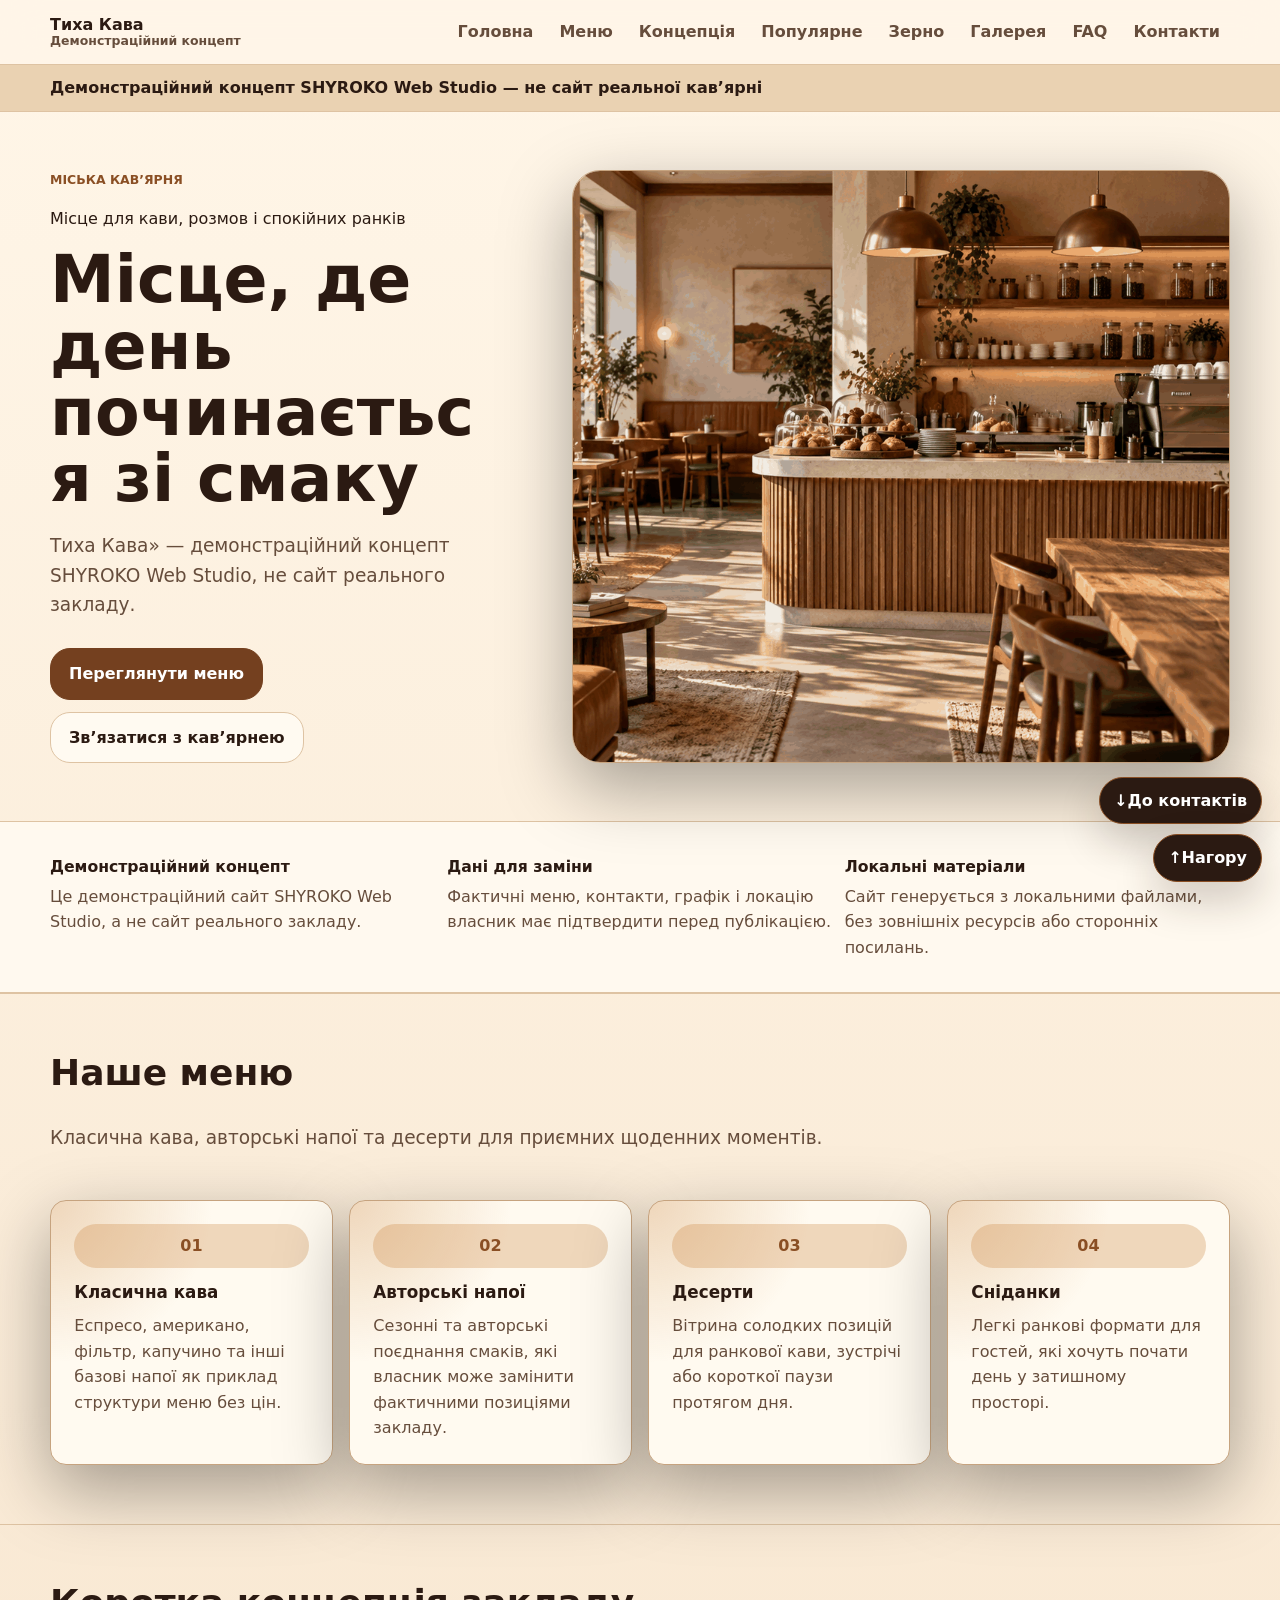
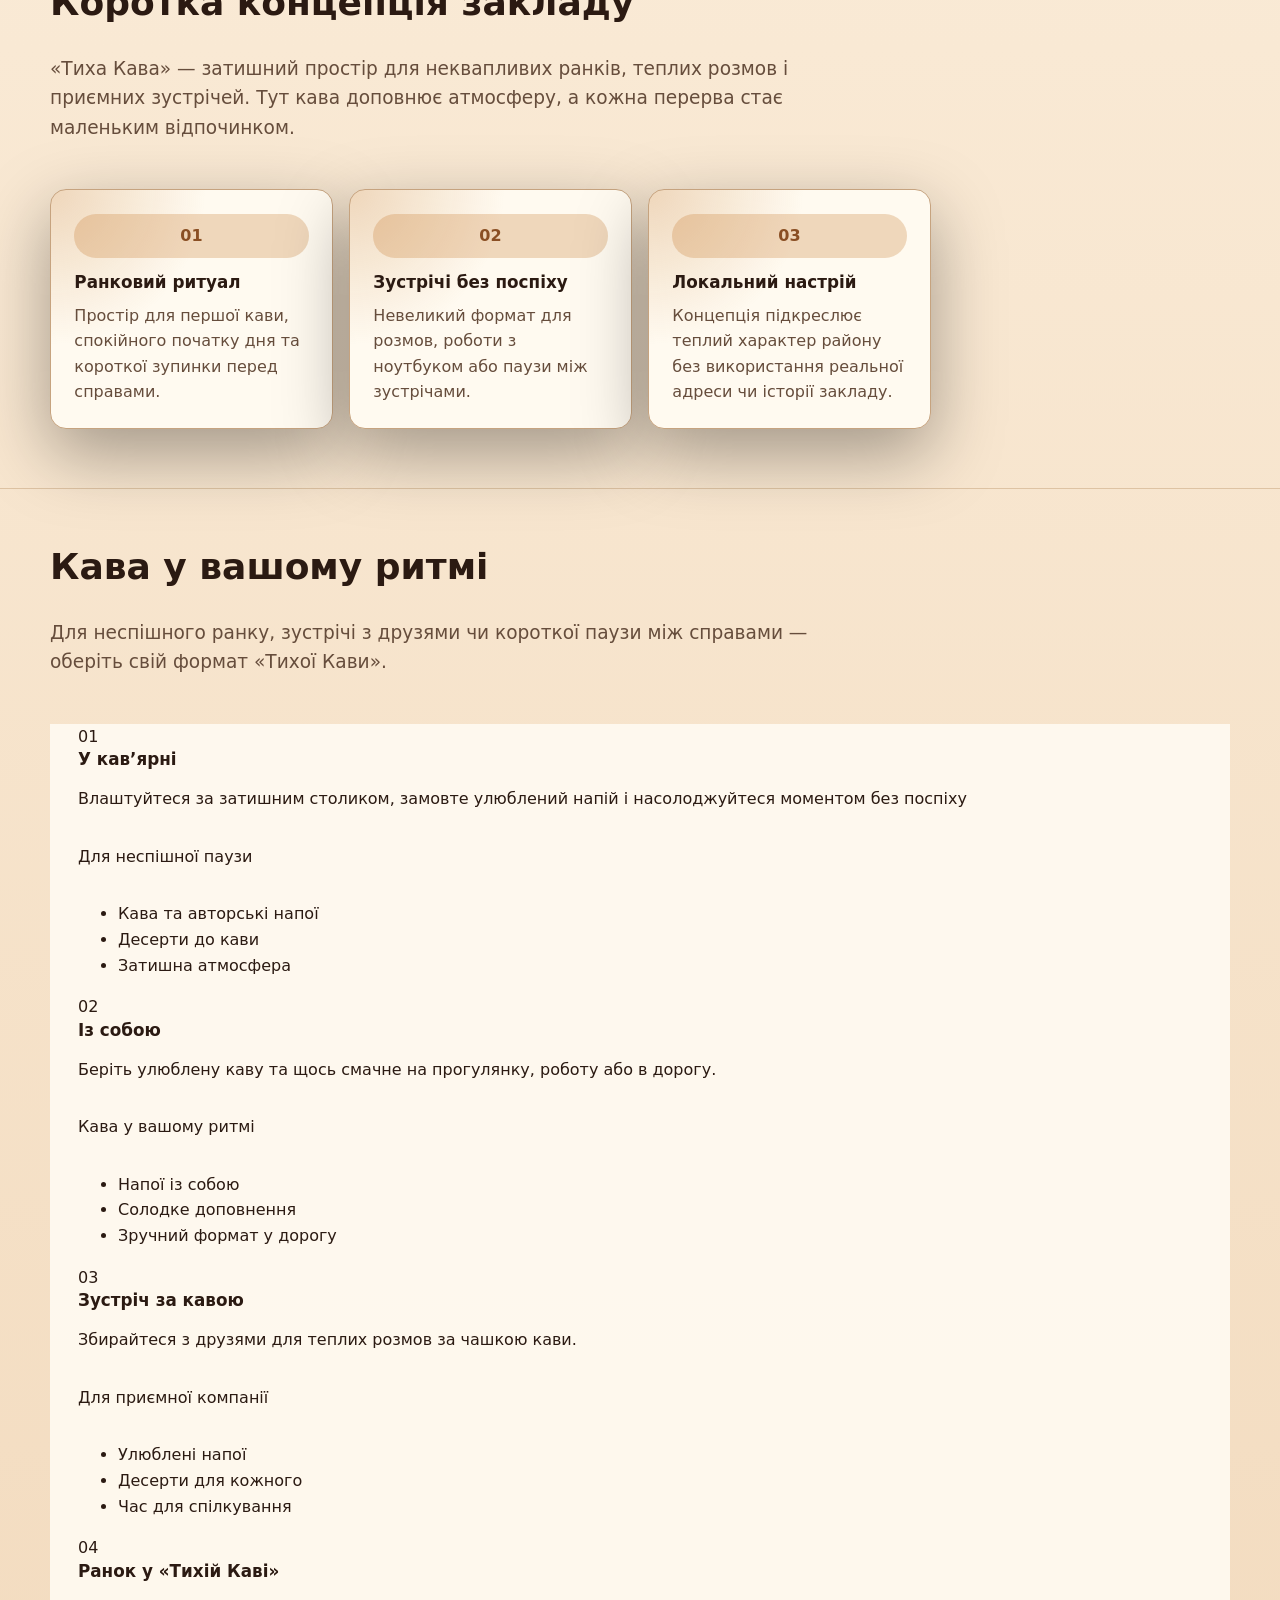
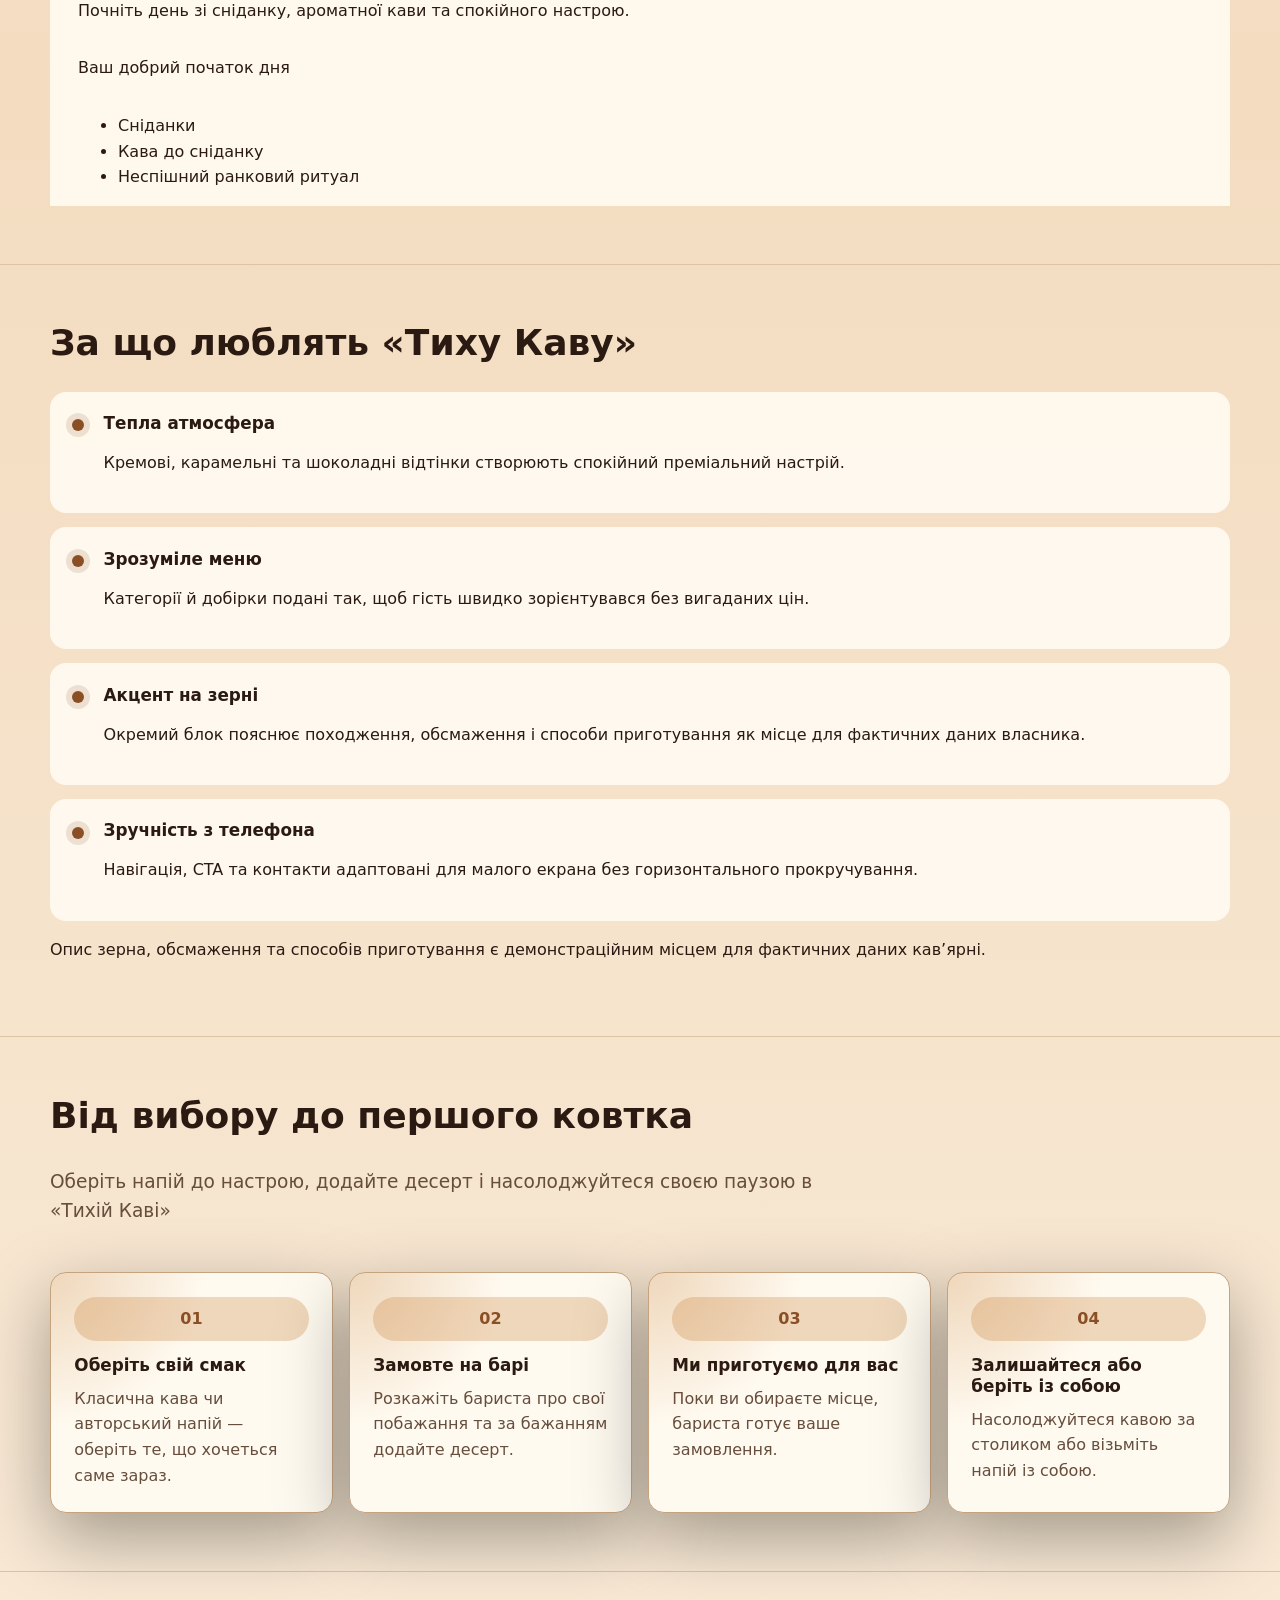
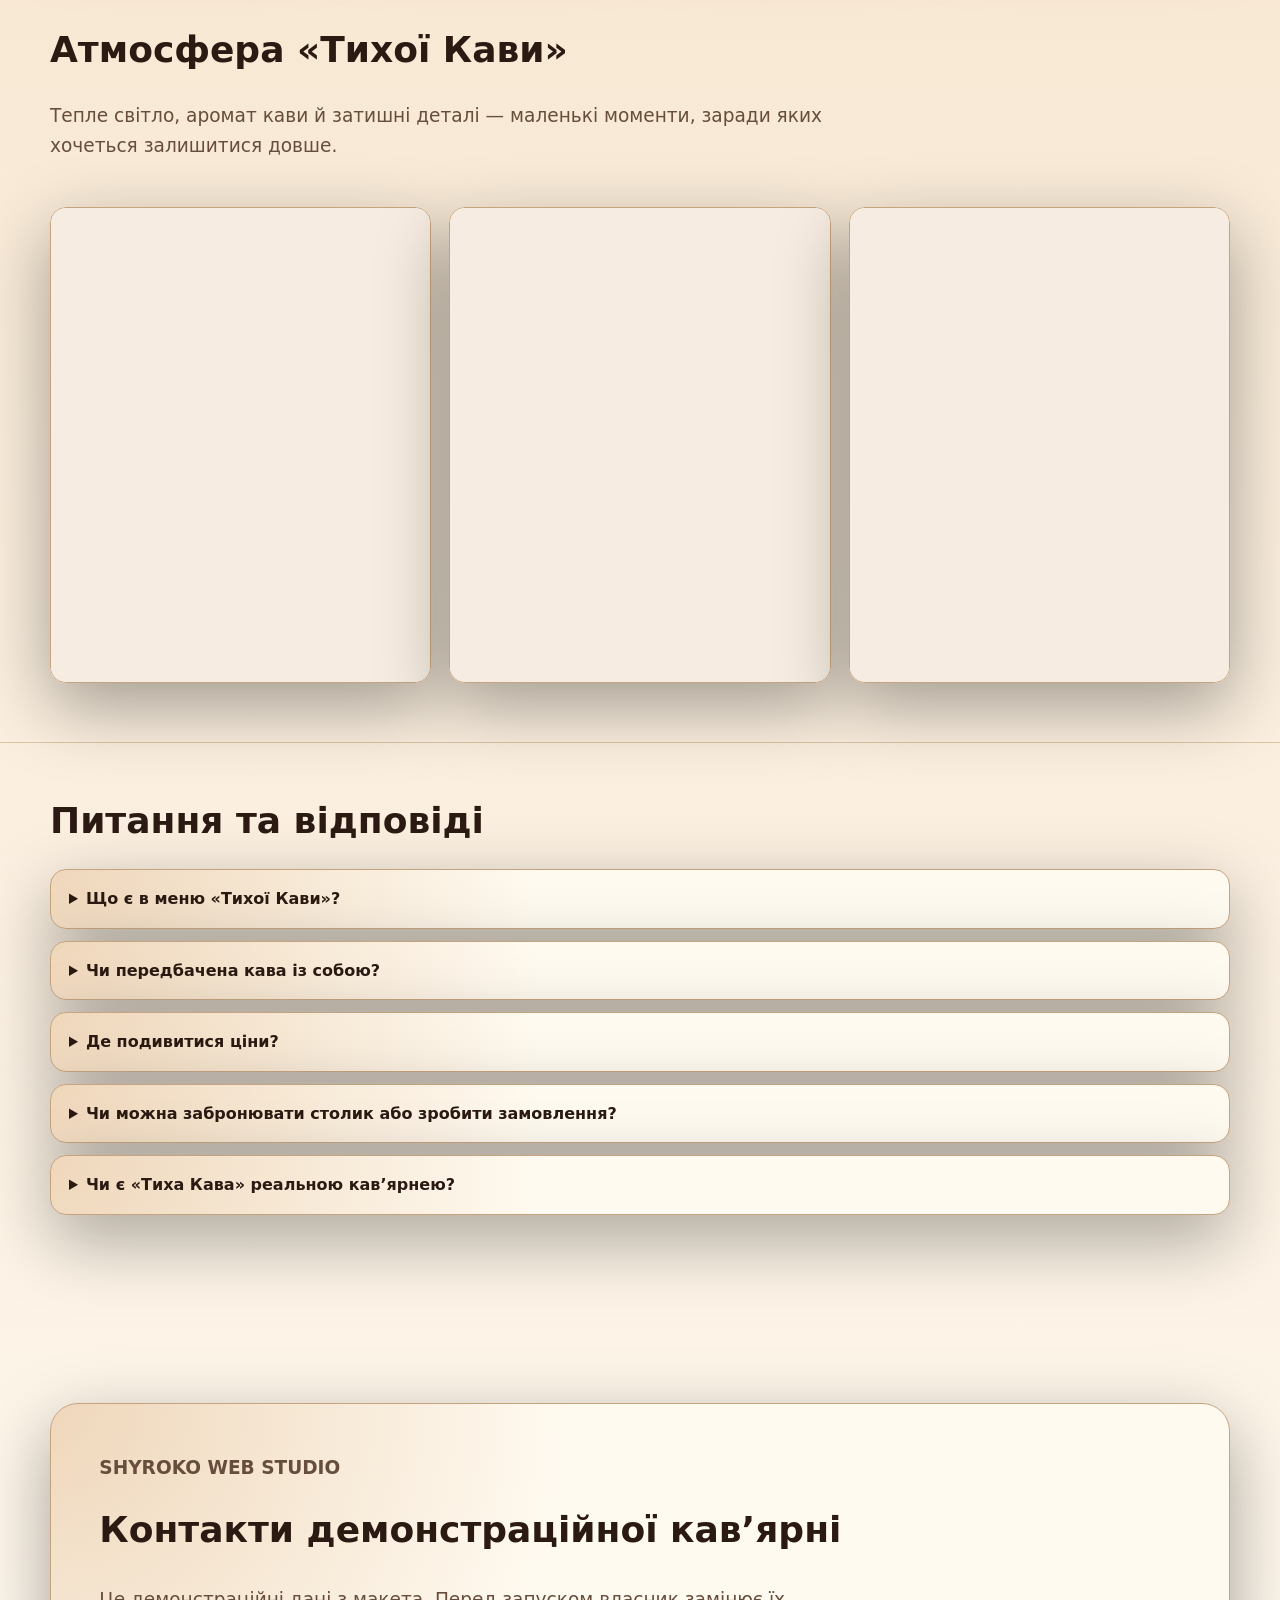
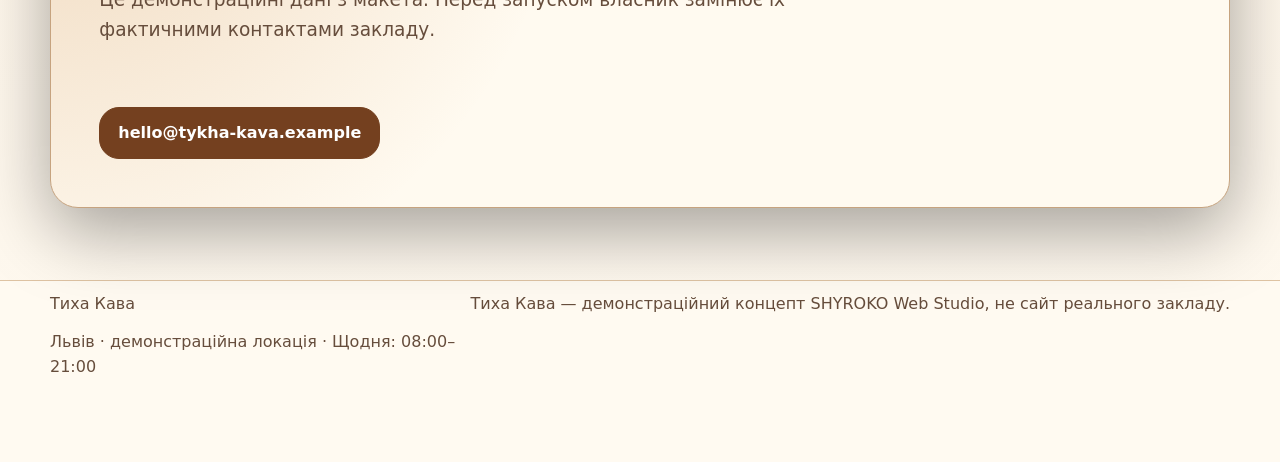
<file: coffee-shop/index.html>
<!doctype html>
<html lang="uk" dir="ltr">
<head>
  <meta charset="utf-8">
  <meta name="viewport" content="width=device-width, initial-scale=1">
  <meta http-equiv="Content-Security-Policy" content="default-src 'self'; script-src 'none'; style-src 'self'; img-src 'self'; object-src 'none'; base-uri 'none'; form-action 'none'">
  <title>Місце, де день починається зі смаку</title>
  <meta name="description" content="Тиха Кава» — демонстраційний концепт SHYROKO Web Studio, не сайт реального закладу.">
  <link rel="stylesheet" href="styles.css">
</head>
<body data-theme="studio" data-showcase="coffee-shop-showcase" class="motion-subtle">
  <a class="skip-link" href="#main-content">Перейти до основного вмісту</a>
  <header class="site-header">
    <div class="container header-layout">
      <a class="wordmark" href="#hero"><span>Тиха Кава</span><span class="wordmark-subtitle">Демонстраційний концепт</span></a>
      <nav aria-label="Основна навігація">
        <ul class="nav-list">
          <li><a href="#hero">Головна</a></li>
          <li><a href="#services">Меню</a></li>
          <li><a href="#audience">Концепція</a></li>
          <li><a href="#packages">Популярне</a></li>
          <li><a href="#approach">Зерно</a></li>
          <li><a href="#portfolio">Галерея</a></li>
          <li><a href="#faq">FAQ</a></li>
          <li><a href="#final-cta">Контакти</a></li>
        </ul>
      </nav>
    </div>
  </header>
  <main id="main-content" class="page-main">
    <aside class="demo-notice" aria-label="Демонстраційне попередження">
      <div class="container">Демонстраційний концепт SHYROKO Web Studio — не сайт реальної кав’ярні</div>
    </aside>
    <section id="hero" class="hero-section" aria-labelledby="hero-title">
      <div class="container hero-grid">
        <div>
          <p class="eyebrow">Міська кав’ярня</p>
          <p class="hero-tagline">Місце для кави, розмов і спокійних ранків</p>
          <h1 id="hero-title">Місце, де день починається зі смаку</h1>
          <p class="hero-copy">Тиха Кава» — демонстраційний концепт SHYROKO Web Studio, не сайт реального закладу.</p>
          <div class="hero-actions">
            <a class="button button-primary" href="#services">Переглянути меню</a>
            <a class="button button-secondary" href="#final-cta">Зв’язатися з кав’ярнею</a>
          </div>
        </div>
                <figure class="hero-media">
          <img class="hero-image" src="assets/asset-01.png" alt="Затишний інтер’єр кав’ярні «Тиха Кава»" width="1200" height="800" decoding="async">
        </figure>
      </div>
    </section>
    <section class="trust-strip" aria-label="Короткі переваги">
      <div class="container">
        <ul class="trust-list">
          <li>
            <strong>Демонстраційний концепт</strong>
            <span>Це демонстраційний сайт SHYROKO Web Studio, а не сайт реального закладу.</span>
          </li>
          <li>
            <strong>Дані для заміни</strong>
            <span>Фактичні меню, контакти, графік і локацію власник має підтвердити перед публікацією.</span>
          </li>
          <li>
            <strong>Локальні матеріали</strong>
            <span>Сайт генерується з локальними файлами, без зовнішніх ресурсів або сторонніх посилань.</span>
          </li>
        </ul>
      </div>
    </section>
    <section id="services" class="section-band" aria-labelledby="services-title">
      <div class="container">
        <div class="section-head">
          <h2 id="services-title">Наше меню</h2>
          <p class="section-intro">Класична кава, авторські напої та десерти для приємних щоденних моментів.</p>
        </div>
        <div class="cards-grid">
          <article class="info-card">
            <span class="card-index">01</span>
            <h3>Класична кава</h3>
            <p>Еспресо, американо, фільтр, капучино та інші базові напої як приклад структури меню без цін.</p>
          </article>
          <article class="info-card">
            <span class="card-index">02</span>
            <h3>Авторські напої</h3>
            <p>Сезонні та авторські поєднання смаків, які власник може замінити фактичними позиціями закладу.</p>
          </article>
          <article class="info-card">
            <span class="card-index">03</span>
            <h3>Десерти</h3>
            <p>Вітрина солодких позицій для ранкової кави, зустрічі або короткої паузи протягом дня.</p>
          </article>
          <article class="info-card">
            <span class="card-index">04</span>
            <h3>Сніданки</h3>
            <p>Легкі ранкові формати для гостей, які хочуть почати день у затишному просторі.</p>
          </article>
        </div>
      </div>
    </section>
    <section id="audience" class="section-band" aria-labelledby="audience-title">
      <div class="container">
        <div class="section-head">
          <h2 id="audience-title">Коротка концепція закладу</h2>
          <p class="section-intro">«Тиха Кава» — затишний простір для неквапливих ранків, теплих розмов і приємних зустрічей. Тут кава доповнює атмосферу, а кожна перерва стає маленьким відпочинком.</p>
        </div>
        <div class="cards-grid">
          <article class="info-card">
            <span class="card-index">01</span>
            <h3>Ранковий ритуал</h3>
            <p>Простір для першої кави, спокійного початку дня та короткої зупинки перед справами.</p>
          </article>
          <article class="info-card">
            <span class="card-index">02</span>
            <h3>Зустрічі без поспіху</h3>
            <p>Невеликий формат для розмов, роботи з ноутбуком або паузи між зустрічами.</p>
          </article>
          <article class="info-card">
            <span class="card-index">03</span>
            <h3>Локальний настрій</h3>
            <p>Концепція підкреслює теплий характер району без використання реальної адреси чи історії закладу.</p>
          </article>
        </div>
      </div>
    </section>
    <section id="packages" class="section-band" aria-labelledby="packages-title">
      <div class="container">
        <div class="section-head packages-head">
          <h2 id="packages-title">Кава у вашому ритмі</h2>
          <p class="section-intro">Для неспішного ранку, зустрічі з друзями чи короткої паузи між справами — оберіть свій формат «Тихої Кави».</p>
        </div>
        <div class="packages-grid">
          <article class="package-card">
            <div class="package-topline">01</div>
            <h3>У кав’ярні</h3>
            <p>Влаштуйтеся за затишним столиком, замовте улюблений напій і насолоджуйтеся моментом без поспіху</p>
            <p class="package-price">Для неспішної паузи</p>
            <ul class="package-features">
              <li>Кава та авторські напої</li>
              <li>Десерти до кави</li>
              <li>Затишна атмосфера</li>
            </ul>
          </article>
          <article class="package-card">
            <div class="package-topline">02</div>
            <h3>Із собою</h3>
            <p>Беріть улюблену каву та щось смачне на прогулянку, роботу або в дорогу.</p>
            <p class="package-price">Кава у вашому ритмі</p>
            <ul class="package-features">
              <li>Напої із собою</li>
              <li>Солодке доповнення</li>
              <li>Зручний формат у дорогу</li>
            </ul>
          </article>
          <article class="package-card">
            <div class="package-topline">03</div>
            <h3>Зустріч за кавою</h3>
            <p>Збирайтеся з друзями для теплих розмов за чашкою кави.</p>
            <p class="package-price">Для приємної компанії</p>
            <ul class="package-features">
              <li>Улюблені напої</li>
              <li>Десерти для кожного</li>
              <li>Час для спілкування</li>
            </ul>
          </article>
          <article class="package-card">
            <div class="package-topline">04</div>
            <h3>Ранок у «Тихій Каві»</h3>
            <p>Почніть день зі сніданку, ароматної кави та спокійного настрою.</p>
            <p class="package-price">Ваш добрий початок дня</p>
            <ul class="package-features">
              <li>Сніданки</li>
              <li>Кава до сніданку</li>
              <li>Неспішний ранковий ритуал</li>
            </ul>
          </article>
        </div>
      </div>
    </section>
    <section id="approach" class="section-band" aria-labelledby="approach-title">
      <div class="container benefits-layout">
        <div class="section-head">
          <h2 id="approach-title">За що люблять «Тиху Каву»</h2>
        </div>
        <ol class="benefits-list">
          <li class="benefit-item">
            <span class="benefit-mark" aria-hidden="true"></span>
            <div>
              <h3>Тепла атмосфера</h3>
              <p>Кремові, карамельні та шоколадні відтінки створюють спокійний преміальний настрій.</p>
            </div>
          </li>
          <li class="benefit-item">
            <span class="benefit-mark" aria-hidden="true"></span>
            <div>
              <h3>Зрозуміле меню</h3>
              <p>Категорії й добірки подані так, щоб гість швидко зорієнтувався без вигаданих цін.</p>
            </div>
          </li>
          <li class="benefit-item">
            <span class="benefit-mark" aria-hidden="true"></span>
            <div>
              <h3>Акцент на зерні</h3>
              <p>Окремий блок пояснює походження, обсмаження і способи приготування як місце для фактичних даних власника.</p>
            </div>
          </li>
          <li class="benefit-item">
            <span class="benefit-mark" aria-hidden="true"></span>
            <div>
              <h3>Зручність з телефона</h3>
              <p>Навігація, CTA та контакти адаптовані для малого екрана без горизонтального прокручування.</p>
            </div>
          </li>
        </ol>
        <p class="section-note">Опис зерна, обсмаження та способів приготування є демонстраційним місцем для фактичних даних кав’ярні.</p>
      </div>
    </section>
    <section id="booking" class="section-band" aria-labelledby="booking-title">
      <div class="container">
        <div class="section-head">
          <h2 id="booking-title">Від вибору до першого ковтка</h2>
          <p class="section-intro">Оберіть напій до настрою, додайте десерт і насолоджуйтеся своєю паузою в «Тихій Каві»</p>
        </div>
        <div class="process-grid">
          <article class="step-card" aria-label="Крок 1">
            <span class="step-index">01</span>
            <h3>Оберіть свій смак</h3>
            <p>Класична кава чи авторський напій — оберіть те, що хочеться саме зараз.</p>
          </article>
          <article class="step-card" aria-label="Крок 2">
            <span class="step-index">02</span>
            <h3>Замовте на барі</h3>
            <p>Розкажіть бариста про свої побажання та за бажанням додайте десерт.</p>
          </article>
          <article class="step-card" aria-label="Крок 3">
            <span class="step-index">03</span>
            <h3>Ми приготуємо для вас</h3>
            <p>Поки ви обираєте місце, бариста готує ваше замовлення.</p>
          </article>
          <article class="step-card" aria-label="Крок 4">
            <span class="step-index">04</span>
            <h3>Залишайтеся або беріть із собою</h3>
            <p>Насолоджуйтеся кавою за столиком або візьміть напій із собою.</p>
          </article>
        </div>
      </div>
    </section>
    <section id="portfolio" class="section-band" aria-labelledby="portfolio-title">
      <div class="container">
        <div class="section-head">
          <h2 id="portfolio-title">Атмосфера «Тихої Кави»</h2>
          <p class="section-intro">Тепле світло, аромат кави й затишні деталі — маленькі моменти, заради яких хочеться залишитися довше.</p>
        </div>
        <div class="portfolio-grid">
          <article class="portfolio-card">
            <img class="portfolio-image" src="assets/asset-02.png" alt="Затишний куточок кав’ярні Тиха Кава біля вікна" width="800" height="600" loading="lazy" decoding="async">
            <div class="portfolio-body">
            <p class="portfolio-category">Галерея</p>
              <h3>Ваш затишний куточок</h3>
              <p>Місце біля вікна для неспішної кави, книги або теплої розмови.</p>
            </div>
          </article>
          <article class="portfolio-card">
            <img class="portfolio-image" src="assets/asset-03.png" alt="Кава крупним планом у кав’ярні Тиха Кава" width="800" height="600" loading="lazy" decoding="async">
            <div class="portfolio-body">
            <p class="portfolio-category">Галерея</p>
              <h3>Кава крупним планом</h3>
              <p>Улюблений напій, ніжна молочна пінка та увага до кожної деталі.</p>
            </div>
          </article>
          <article class="portfolio-card">
            <img class="portfolio-image" src="assets/asset-04.png" alt="Десерт до кави у кав’ярні Тиха Кава" width="800" height="600" loading="lazy" decoding="async">
            <div class="portfolio-body">
            <p class="portfolio-category">Галерея</p>
              <h3>Солодка пауза</h3>
              <p>Десерти, що доповнюють каву й додають настрою вашому дню.</p>
            </div>
          </article>
        </div>
      </div>
    </section>
    <section id="faq" class="section-band" aria-labelledby="faq-title">
      <div class="container">
        <div class="section-head">
          <h2 id="faq-title">Питання та відповіді</h2>
        </div>
        <div class="faq-list">
          <details class="faq-item">
            <summary>Що є в меню «Тихої Кави»?</summary>
            <p>У демонстраційному меню представлені класична кава, авторські напої, сніданки та десерти. Наповнення показує, як може виглядати сайт кав’ярні.</p>
          </details>
          <details class="faq-item">
            <summary>Чи передбачена кава із собою?</summary>
            <p>Так, у концепції показано два формати: відпочинок у кав’ярні та напої із собою.</p>
          </details>
          <details class="faq-item">
            <summary>Де подивитися ціни?</summary>
            <p>У цьому демосайті ціни не зазначені. На сайті реальної кав’ярні тут можна розмістити актуальне меню з цінами.</p>
          </details>
          <details class="faq-item">
            <summary>Чи можна забронювати столик або зробити замовлення?</summary>
            <p>Цей демосайт не приймає замовлень і бронювань. На реальному сайті можна додати відповідний канал зв’язку.</p>
          </details>
          <details class="faq-item">
            <summary>Чи є «Тиха Кава» реальною кав’ярнею?</summary>
            <p>
«Тиха Кава» — демонстраційний концепт SHYROKO Web Studio, а не сайт реального закладу.</p>
          </details>
        </div>
      </div>
    </section>
    <section id="final-cta" class="cta-section" aria-labelledby="final-cta-title">
      <div class="container">
        <div class="cta-panel">
          <p class="eyebrow">SHYROKO WEB STUDIO</p>
          <h2 id="final-cta-title">Контакти демонстраційної кав’ярні</h2>
          <p>Це демонстраційні дані з макета. Перед запуском власник замінює їх фактичними контактами закладу.</p>
          <div class="cta-actions">
            <a class="button button-primary" href="mailto:hello@tykha-kava.example">hello@tykha-kava.example</a>
          </div>
        </div>
      </div>
    </section>
  </main>
  <nav class="floating-page-nav" aria-label="Навігація сторінкою"><a class="page-jump" href="#final-cta" aria-label="Перейти до контактів"><span aria-hidden="true">↓</span><span class="page-jump-label"> До контактів</span></a><a class="back-to-top" href="#hero" aria-label="Повернутися нагору"><span aria-hidden="true">↑</span><span class="back-to-top-label"> Нагору</span></a></nav>
  <footer class="site-footer">
    <div class="container footer-layout">
      <p>Тиха Кава</p>
      <p>Тиха Кава — демонстраційний концепт SHYROKO Web Studio, не сайт реального закладу.</p>
      <p>Львів · демонстраційна локація · Щодня: 08:00–21:00</p>
    </div>
  </footer>
</body>
</html>
</file>
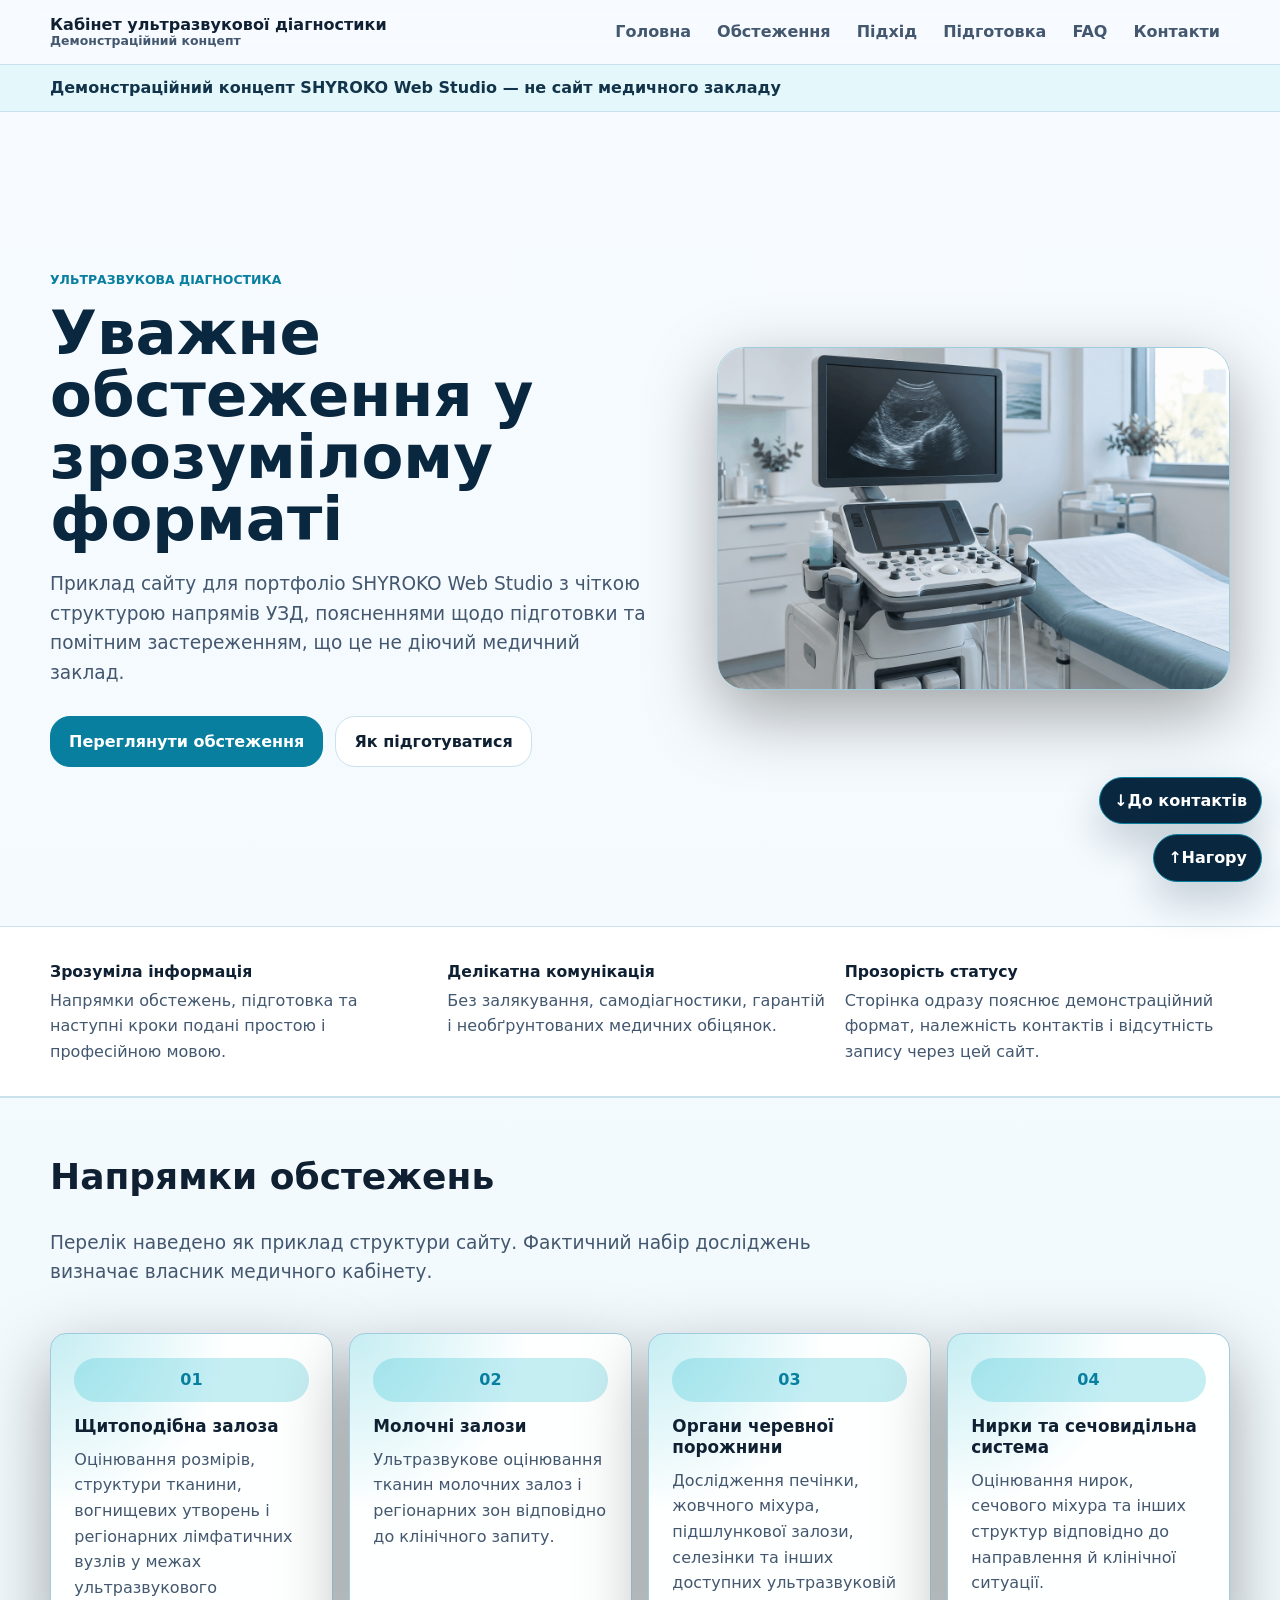
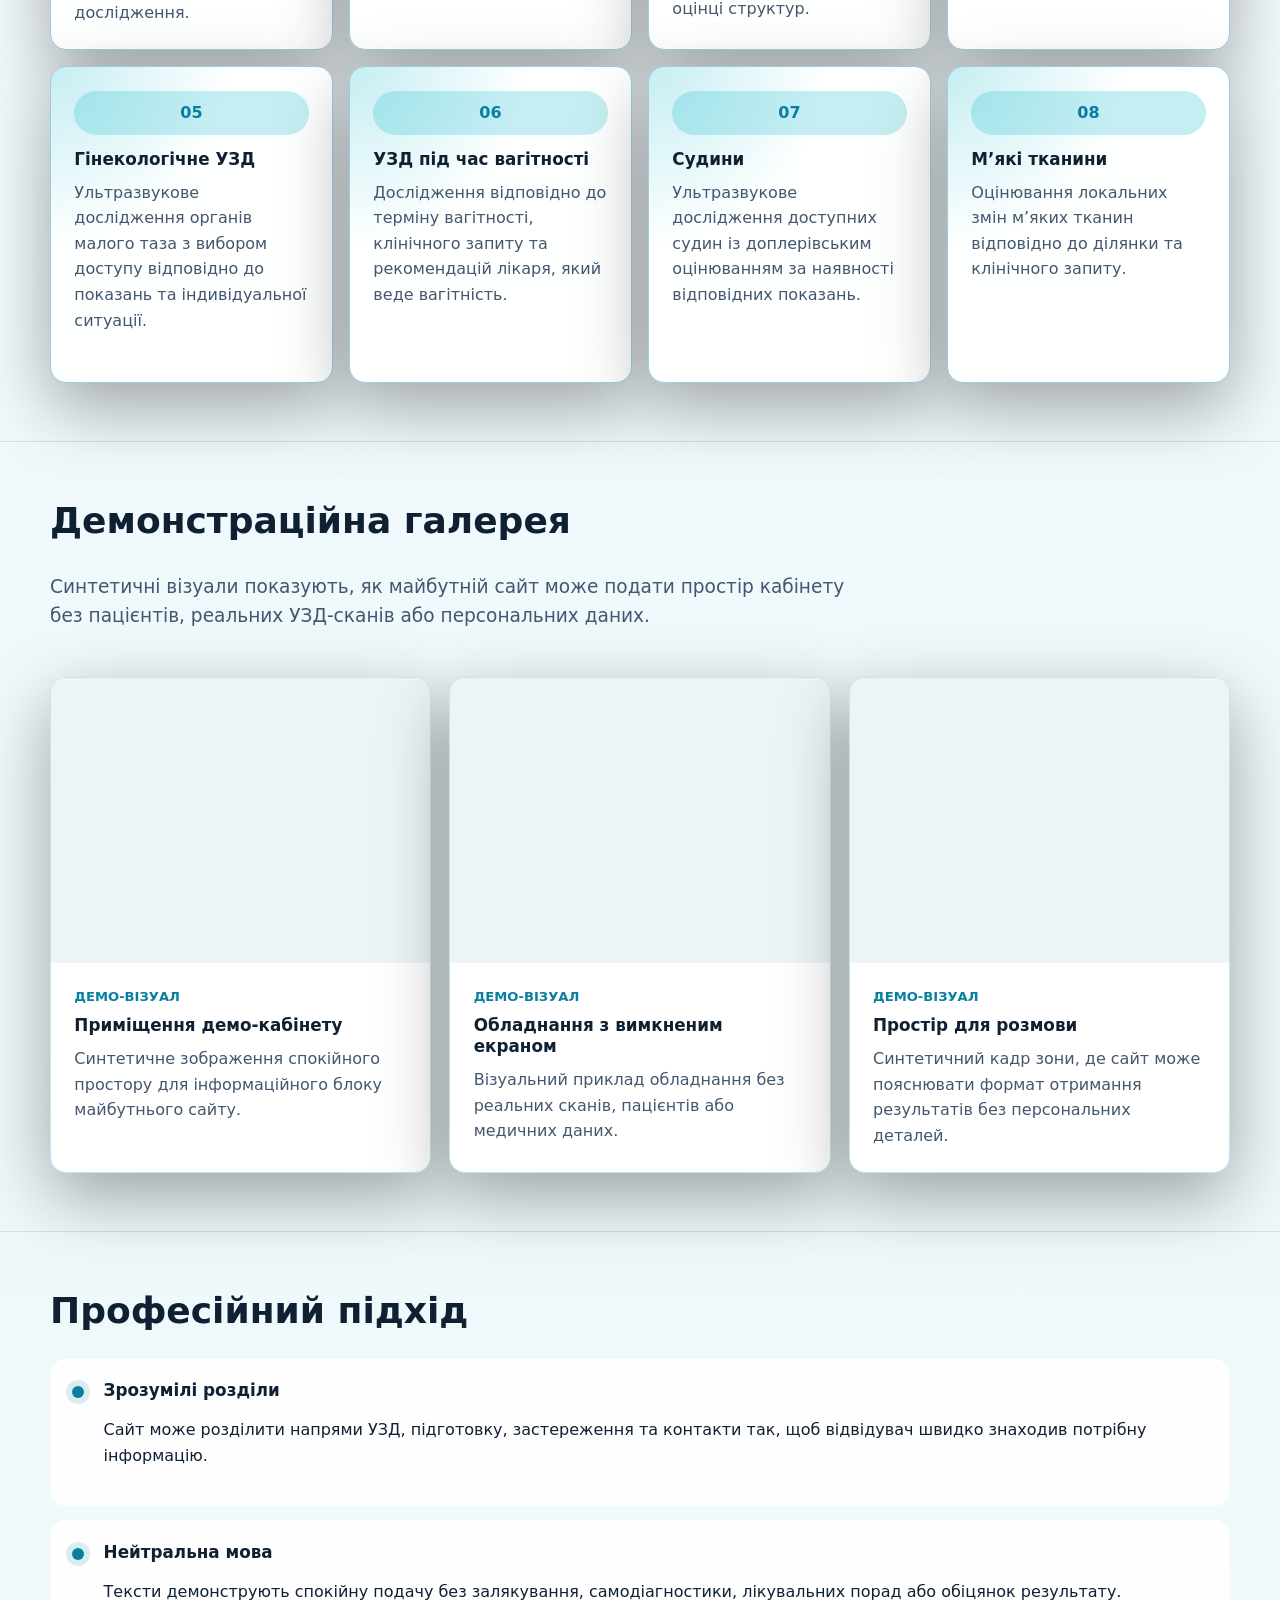
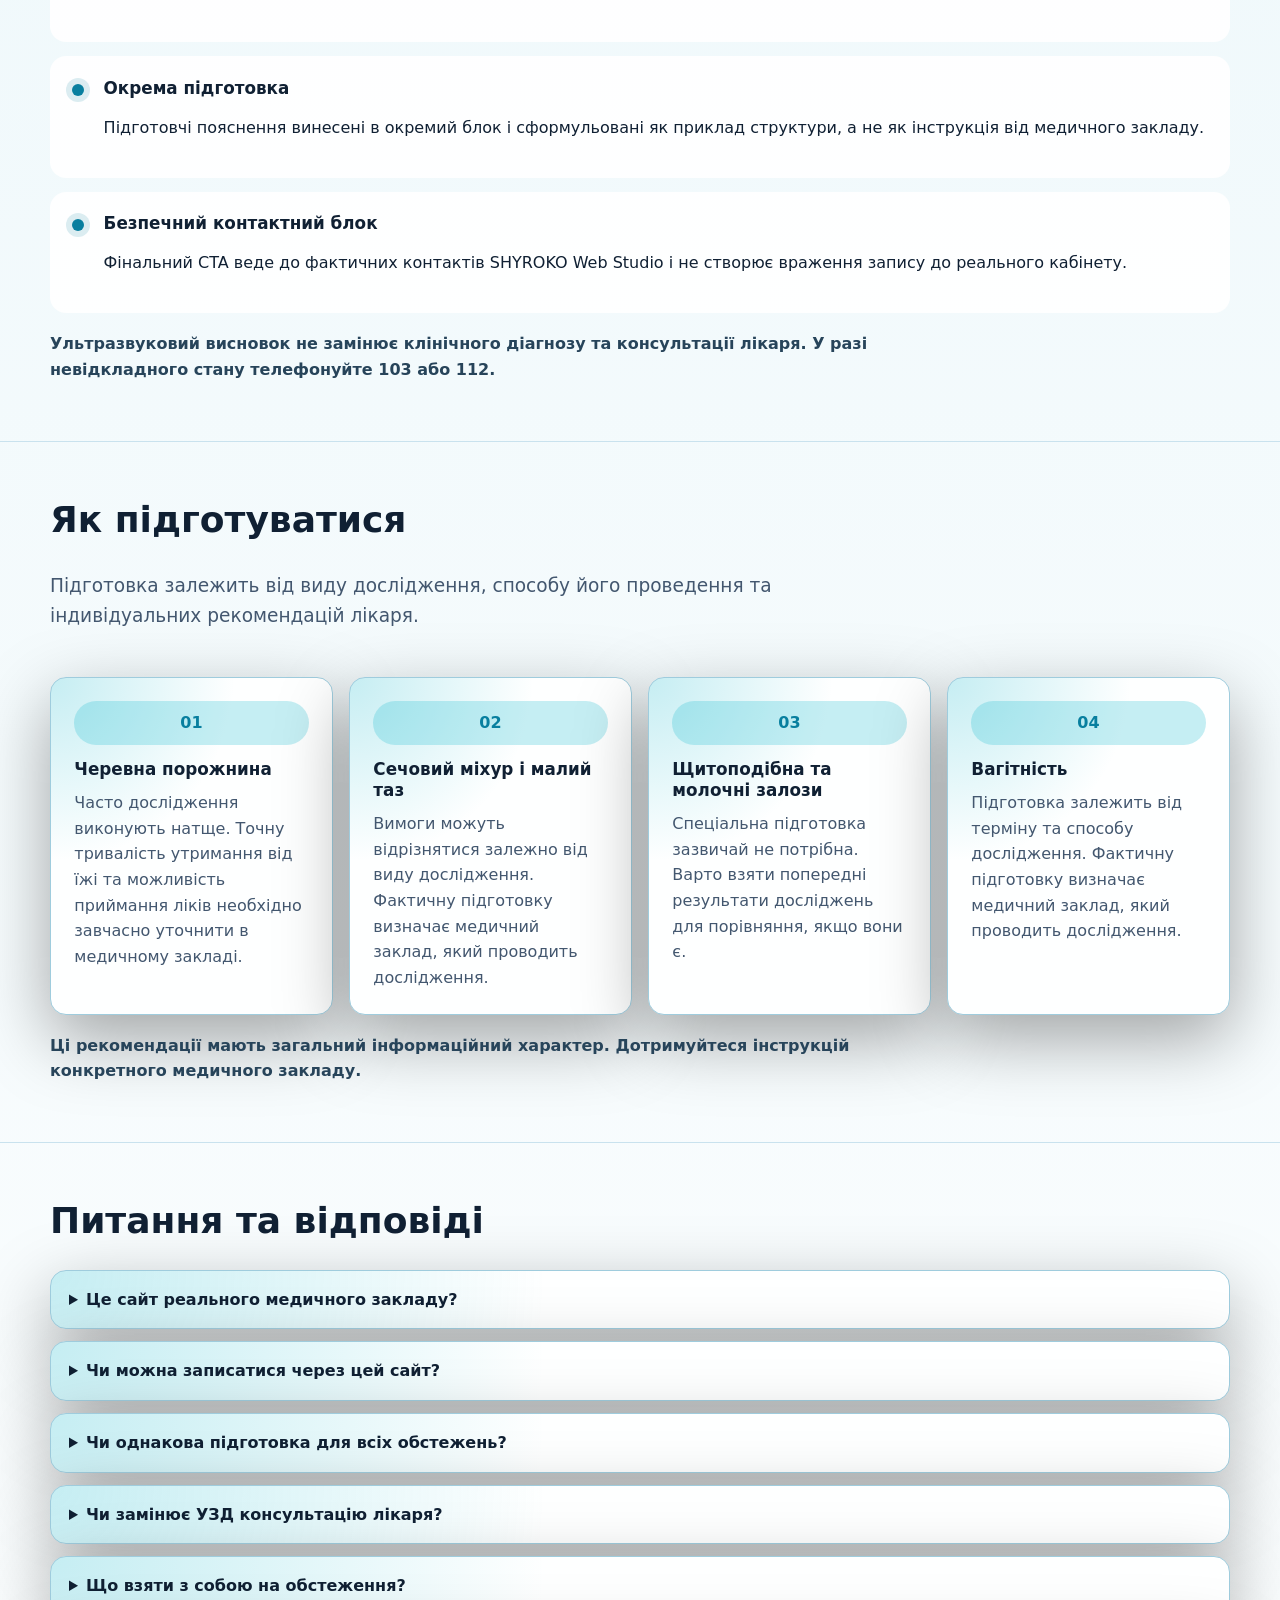
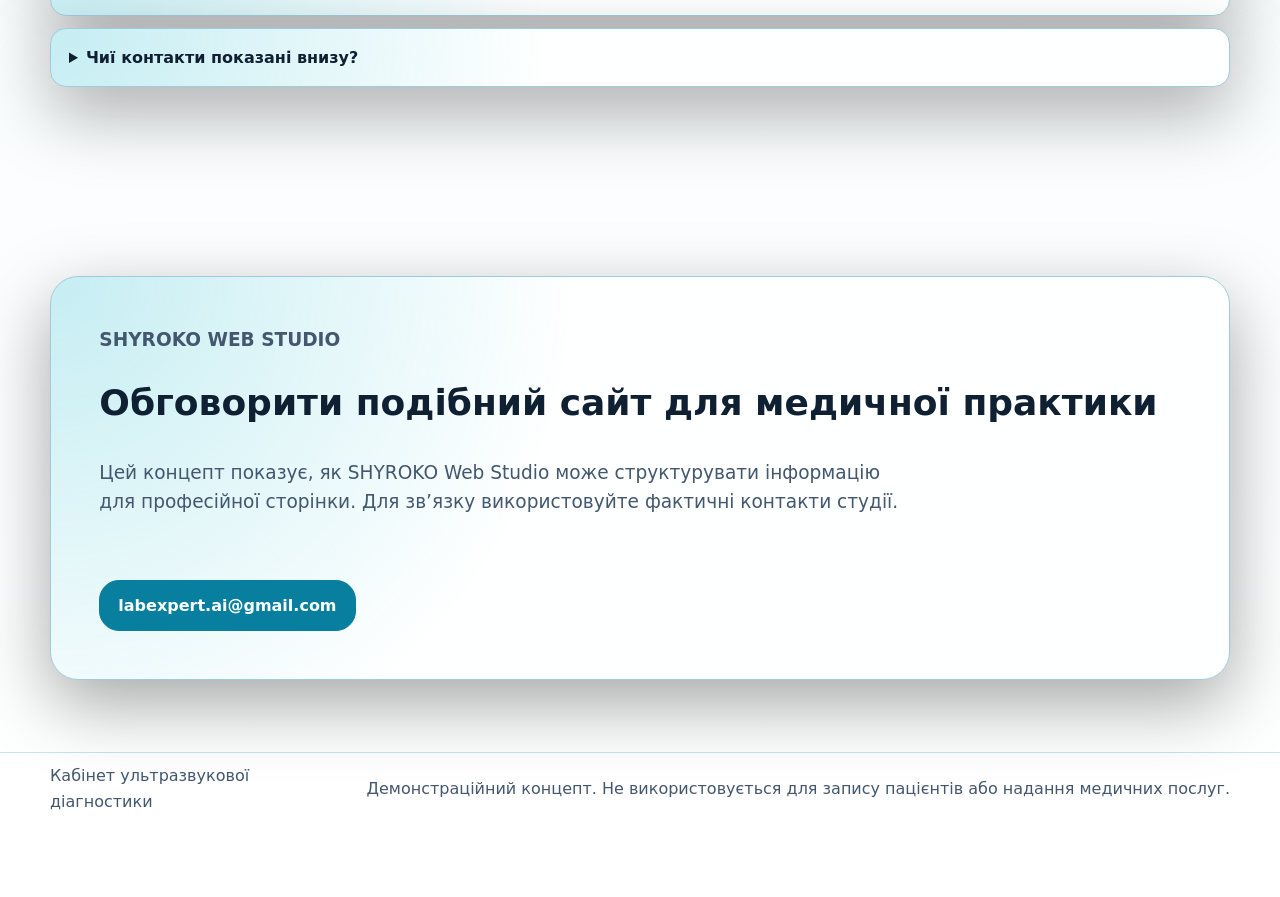
<file: ultrasound-clinic/index.html>
<!doctype html>
<html lang="uk" dir="ltr">
<head>
  <meta charset="utf-8">
  <meta name="viewport" content="width=device-width, initial-scale=1">
  <meta http-equiv="Content-Security-Policy" content="default-src 'self'; script-src 'none'; style-src 'self'; img-src 'self'; object-src 'none'; base-uri 'none'; form-action 'none'">
  <title>Уважне обстеження у зрозумілому форматі</title>
  <meta name="description" content="Приклад сайту для портфоліо SHYROKO Web Studio з чіткою структурою напрямів УЗД, поясненнями щодо підготовки та помітним застереженням, що це не діючий медичний заклад.">
  <link rel="stylesheet" href="styles.css">
</head>
<body data-theme="studio" data-showcase="ultrasound-clinic-showcase" class="motion-subtle">
  <a class="skip-link" href="#main-content">Перейти до основного вмісту</a>
  <header class="site-header">
    <div class="container header-layout">
      <a class="wordmark" href="#hero"><span>Кабінет ультразвукової діагностики</span><span class="wordmark-subtitle">Демонстраційний концепт</span></a>
      <nav aria-label="Основна навігація">
        <ul class="nav-list">
          <li><a href="#hero">Головна</a></li>
          <li><a href="#services">Обстеження</a></li>
          <li><a href="#approach">Підхід</a></li>
          <li><a href="#preparation">Підготовка</a></li>
          <li><a href="#faq">FAQ</a></li>
          <li><a href="#final-cta">Контакти</a></li>
        </ul>
      </nav>
    </div>
  </header>
  <main id="main-content" class="page-main">
    <aside class="demo-notice" aria-label="Демонстраційне попередження">
      <div class="container">Демонстраційний концепт SHYROKO Web Studio — не сайт медичного закладу</div>
    </aside>
    <section id="hero" class="hero-section" aria-labelledby="hero-title">
      <div class="container hero-grid">
        <div>
          <p class="eyebrow">УЛЬТРАЗВУКОВА ДІАГНОСТИКА</p>
          <h1 id="hero-title">Уважне обстеження у зрозумілому форматі</h1>
          <p class="hero-copy">Приклад сайту для портфоліо SHYROKO Web Studio з чіткою структурою напрямів УЗД, поясненнями щодо підготовки та помітним застереженням, що це не діючий медичний заклад.</p>
          <div class="hero-actions">
            <a class="button button-primary" href="#services">Переглянути обстеження</a>
            <a class="button button-secondary" href="#preparation">Як підготуватися</a>
          </div>
        </div>
                <figure class="hero-media">
          <img class="hero-image" src="assets/asset-01.png" alt="Сучасний апарат ультразвукової діагностики в кабінеті" width="1200" height="800" decoding="async">
        </figure>
      </div>
    </section>
    <section class="trust-strip" aria-label="Короткі переваги">
      <div class="container">
        <ul class="trust-list">
          <li>
            <strong>Зрозуміла інформація</strong>
            <span>Напрямки обстежень, підготовка та наступні кроки подані простою і професійною мовою.</span>
          </li>
          <li>
            <strong>Делікатна комунікація</strong>
            <span>Без залякування, самодіагностики, гарантій і необґрунтованих медичних обіцянок.</span>
          </li>
          <li>
            <strong>Прозорість статусу</strong>
            <span>Сторінка одразу пояснює демонстраційний формат, належність контактів і відсутність запису через цей сайт.</span>
          </li>
        </ul>
      </div>
    </section>
    <section id="services" class="section-band" aria-labelledby="services-title">
      <div class="container">
        <div class="section-head">
          <h2 id="services-title">Напрямки обстежень</h2>
          <p class="section-intro">Перелік наведено як приклад структури сайту. Фактичний набір досліджень визначає власник медичного кабінету.</p>
        </div>
        <div class="cards-grid">
          <article class="info-card">
            <span class="card-index">01</span>
            <h3>Щитоподібна залоза</h3>
            <p>Оцінювання розмірів, структури тканини, вогнищевих утворень і регіонарних лімфатичних вузлів у межах ультразвукового дослідження.</p>
          </article>
          <article class="info-card">
            <span class="card-index">02</span>
            <h3>Молочні залози</h3>
            <p>Ультразвукове оцінювання тканин молочних залоз і регіонарних зон відповідно до клінічного запиту.</p>
          </article>
          <article class="info-card">
            <span class="card-index">03</span>
            <h3>Органи черевної порожнини</h3>
            <p>Дослідження печінки, жовчного міхура, підшлункової залози, селезінки та інших доступних ультразвуковій оцінці структур.</p>
          </article>
          <article class="info-card">
            <span class="card-index">04</span>
            <h3>Нирки та сечовидільна система</h3>
            <p>Оцінювання нирок, сечового міхура та інших структур відповідно до направлення й клінічної ситуації.</p>
          </article>
          <article class="info-card">
            <span class="card-index">05</span>
            <h3>Гінекологічне УЗД</h3>
            <p>Ультразвукове дослідження органів малого таза з вибором доступу відповідно до показань та індивідуальної ситуації.</p>
          </article>
          <article class="info-card">
            <span class="card-index">06</span>
            <h3>УЗД під час вагітності</h3>
            <p>Дослідження відповідно до терміну вагітності, клінічного запиту та рекомендацій лікаря, який веде вагітність.</p>
          </article>
          <article class="info-card">
            <span class="card-index">07</span>
            <h3>Судини</h3>
            <p>Ультразвукове дослідження доступних судин із доплерівським оцінюванням за наявності відповідних показань.</p>
          </article>
          <article class="info-card">
            <span class="card-index">08</span>
            <h3>М’які тканини</h3>
            <p>Оцінювання локальних змін м’яких тканин відповідно до ділянки та клінічного запиту.</p>
          </article>
        </div>
      </div>
    </section>
    <section id="portfolio" class="section-band" aria-labelledby="portfolio-title">
      <div class="container">
        <div class="section-head">
          <h2 id="portfolio-title">Демонстраційна галерея</h2>
          <p class="section-intro">Синтетичні візуали показують, як майбутній сайт може подати простір кабінету без пацієнтів, реальних УЗД-сканів або персональних даних.</p>
        </div>
        <div class="portfolio-grid">
          <article class="portfolio-card">
            <img class="portfolio-image" src="assets/asset-02.png" alt="Приміщення демонстраційного кабінету ультразвукової діагностики" width="800" height="600" loading="lazy" decoding="async">
            <div class="portfolio-body">
            <p class="portfolio-category">Демо-візуал</p>
              <h3>Приміщення демо-кабінету</h3>
              <p>Синтетичне зображення спокійного простору для інформаційного блоку майбутнього сайту.</p>
            </div>
          </article>
          <article class="portfolio-card">
            <img class="portfolio-image" src="assets/asset-03.png" alt="Обладнання УЗД з вимкненим екраном у демонстраційному кабінеті" width="800" height="600" loading="lazy" decoding="async">
            <div class="portfolio-body">
            <p class="portfolio-category">Демо-візуал</p>
              <h3>Обладнання з вимкненим екраном</h3>
              <p>Візуальний приклад обладнання без реальних сканів, пацієнтів або медичних даних.</p>
            </div>
          </article>
          <article class="portfolio-card">
            <img class="portfolio-image" src="assets/asset-04.png" alt="Простір для розмови та пояснення результатів у демонстраційному кабінеті" width="800" height="600" loading="lazy" decoding="async">
            <div class="portfolio-body">
            <p class="portfolio-category">Демо-візуал</p>
              <h3>Простір для розмови</h3>
              <p>Синтетичний кадр зони, де сайт може пояснювати формат отримання результатів без персональних деталей.</p>
            </div>
          </article>
        </div>
      </div>
    </section>
    <section id="approach" class="section-band" aria-labelledby="approach-title">
      <div class="container benefits-layout">
        <div class="section-head">
          <h2 id="approach-title">Професійний підхід</h2>
        </div>
        <ol class="benefits-list">
          <li class="benefit-item">
            <span class="benefit-mark" aria-hidden="true"></span>
            <div>
              <h3>Зрозумілі розділи</h3>
              <p>Сайт може розділити напрями УЗД, підготовку, застереження та контакти так, щоб відвідувач швидко знаходив потрібну інформацію.</p>
            </div>
          </li>
          <li class="benefit-item">
            <span class="benefit-mark" aria-hidden="true"></span>
            <div>
              <h3>Нейтральна мова</h3>
              <p>Тексти демонструють спокійну подачу без залякування, самодіагностики, лікувальних порад або обіцянок результату.</p>
            </div>
          </li>
          <li class="benefit-item">
            <span class="benefit-mark" aria-hidden="true"></span>
            <div>
              <h3>Окрема підготовка</h3>
              <p>Підготовчі пояснення винесені в окремий блок і сформульовані як приклад структури, а не як інструкція від медичного закладу.</p>
            </div>
          </li>
          <li class="benefit-item">
            <span class="benefit-mark" aria-hidden="true"></span>
            <div>
              <h3>Безпечний контактний блок</h3>
              <p>Фінальний CTA веде до фактичних контактів SHYROKO Web Studio і не створює враження запису до реального кабінету.</p>
            </div>
          </li>
        </ol>
        <p class="section-note">Ультразвуковий висновок не замінює клінічного діагнозу та консультації лікаря. У разі невідкладного стану телефонуйте 103 або 112.</p>
      </div>
    </section>
    <section id="preparation" class="section-band" aria-labelledby="preparation-title">
      <div class="container">
        <div class="section-head">
          <h2 id="preparation-title">Як підготуватися</h2>
          <p class="section-intro">Підготовка залежить від виду дослідження, способу його проведення та індивідуальних рекомендацій лікаря.</p>
        </div>
        <div class="process-grid">
          <article class="step-card" aria-label="Крок 1">
            <span class="step-index">01</span>
            <h3>Черевна порожнина</h3>
            <p>Часто дослідження виконують натще. Точну тривалість утримання від їжі та можливість приймання ліків необхідно завчасно уточнити в медичному закладі.</p>
          </article>
          <article class="step-card" aria-label="Крок 2">
            <span class="step-index">02</span>
            <h3>Сечовий міхур і малий таз</h3>
            <p>Вимоги можуть відрізнятися залежно від виду дослідження. Фактичну підготовку визначає медичний заклад, який проводить дослідження.</p>
          </article>
          <article class="step-card" aria-label="Крок 3">
            <span class="step-index">03</span>
            <h3>Щитоподібна та молочні залози</h3>
            <p>Спеціальна підготовка зазвичай не потрібна. Варто взяти попередні результати досліджень для порівняння, якщо вони є.</p>
          </article>
          <article class="step-card" aria-label="Крок 4">
            <span class="step-index">04</span>
            <h3>Вагітність</h3>
            <p>Підготовка залежить від терміну та способу дослідження. Фактичну підготовку визначає медичний заклад, який проводить дослідження.</p>
          </article>
        </div>
        <p class="section-note">Ці рекомендації мають загальний інформаційний характер. Дотримуйтеся інструкцій конкретного медичного закладу.</p>
      </div>
    </section>
    <section id="faq" class="section-band" aria-labelledby="faq-title">
      <div class="container">
        <div class="section-head">
          <h2 id="faq-title">Питання та відповіді</h2>
        </div>
        <div class="faq-list">
          <details class="faq-item">
            <summary>Це сайт реального медичного закладу?</summary>
            <p>Ні. Це демонстраційний концепт SHYROKO Web Studio для портфоліо, а не сторінка чинного медичного кабінету.</p>
          </details>
          <details class="faq-item">
            <summary>Чи можна записатися через цей сайт?</summary>
            <p>Ні. Концепт не використовується для запису пацієнтів або надання медичних послуг.</p>
          </details>
          <details class="faq-item">
            <summary>Чи однакова підготовка для всіх обстежень?</summary>
            <p>Ні. Підготовка залежить від виду дослідження, способу його проведення та індивідуальних рекомендацій лікаря.</p>
          </details>
          <details class="faq-item">
            <summary>Чи замінює УЗД консультацію лікаря?</summary>
            <p>Ні. Ультразвуковий висновок не замінює клінічного діагнозу та консультації лікаря.</p>
          </details>
          <details class="faq-item">
            <summary>Що взяти з собою на обстеження?</summary>
            <p>Зазвичай корисно мати направлення, попередні результати досліджень і медичні документи, якщо вони стосуються запиту.</p>
          </details>
          <details class="faq-item">
            <summary>Чиї контакти показані внизу?</summary>
            <p>Контакти належать SHYROKO Web Studio і передаються власником під час створення демонстраційного сайту.</p>
          </details>
        </div>
      </div>
    </section>
    <section id="final-cta" class="cta-section" aria-labelledby="final-cta-title">
      <div class="container">
        <div class="cta-panel">
          <p class="eyebrow">SHYROKO WEB STUDIO</p>
          <h2 id="final-cta-title">Обговорити подібний сайт для медичної практики</h2>
          <p>Цей концепт показує, як SHYROKO Web Studio може структурувати інформацію для професійної сторінки. Для зв’язку використовуйте фактичні контакти студії.</p>
          <div class="cta-actions">
            <a class="button button-primary" href="mailto:labexpert.ai@gmail.com">labexpert.ai@gmail.com</a>
          </div>
        </div>
      </div>
    </section>
  </main>
  <nav class="floating-page-nav" aria-label="Навігація сторінкою"><a class="page-jump" href="#final-cta" aria-label="Перейти до контактів"><span aria-hidden="true">↓</span><span class="page-jump-label"> До контактів</span></a><a class="back-to-top" href="#hero" aria-label="Повернутися нагору"><span aria-hidden="true">↑</span><span class="back-to-top-label"> Нагору</span></a></nav>
  <footer class="site-footer">
    <div class="container footer-layout">
      <p>Кабінет ультразвукової діагностики</p>
      <p>Демонстраційний концепт. Не використовується для запису пацієнтів або надання медичних послуг.</p>
    </div>
  </footer>
</body>
</html>
</file>
<file: styles.css>
:root {
  --color-background: #0B1020;
  --color-surface: #151C33;
  --color-text: #F8FAFC;
  --color-muted: #CBD5E1;
  --color-primary: #A78BFA;
  --color-primary-contrast: #111827;
  --color-border: #475569;
  --color-focus: #FBBF24;
  --content-max-width: 1180px;
  --radius: 16px;
  --space-section: clamp(2.75rem, 2.2rem + 1.8vw, 4.75rem);
  --shadow-soft: 0 16px 42px rgba(15, 23, 42, 0.10);
  --hero-accent: color-mix(in srgb, var(--color-primary) 16%, transparent);
  color-scheme: dark;
}

* { box-sizing: border-box; }

html {
  scroll-behavior: smooth;
  overflow-x: hidden;
}

body {
  margin: 0;
  min-width: 320px;
  overflow-x: hidden;
  font-family: system-ui, -apple-system, Segoe UI, sans-serif;
  color: var(--color-text);
  background: var(--color-background);
  line-height: 1.6;
}

a { color: inherit; }

a:focus-visible,
button:focus-visible {
  outline: 3px solid var(--color-focus);
  outline-offset: 4px;
}

.container {
  width: min(100% - 32px, var(--content-max-width));
  margin-inline: auto;
}

.skip-link {
  position: absolute;
  z-index: 20;
  inset-block-start: 0;
  inset-inline-start: 16px;
  min-height: 44px;
  display: inline-flex;
  align-items: center;
  padding-inline: 14px;
  transform: translateY(-120%);
  border-radius: 0 0 var(--radius) var(--radius);
  background: var(--color-primary);
  color: var(--color-primary-contrast);
  font-weight: 700;
}

.skip-link:focus-visible { transform: translateY(0); }

.site-header {
  position: sticky;
  top: 0;
  z-index: 10;
  border-bottom: 1px solid var(--color-border);
  background: color-mix(in srgb, var(--color-background) 92%, var(--color-surface));
}

.header-layout,
.footer-layout {
  display: grid;
  gap: 12px;
  padding-block: 10px;
}

.wordmark {
  min-height: 44px;
  display: inline-flex;
  align-items: center;
  width: max-content;
  text-decoration: none;
  font-weight: 800;
}

.brand-logo {
  display: block;
  width: auto;
  max-width: 160px;
  height: auto;
  max-height: 48px;
  object-fit: contain;
}

.nav-list {
  display: flex;
  flex-wrap: wrap;
  gap: 6px;
  padding: 0;
  margin: 0;
  list-style: none;
}

.nav-list a {
  min-height: 44px;
  display: inline-flex;
  align-items: center;
  padding: 8px 10px;
  border-radius: calc(var(--radius) + 2px);
  text-decoration: none;
  color: var(--color-muted);
  font-weight: 650;
}

.nav-list a[aria-current="page"],
.nav-list a:hover {
  color: var(--color-text);
  background: var(--color-surface);
}

.page-main { display: block; }

.hero-section {
  padding-block: var(--space-section);
}

.hero-grid {
  display: grid;
  gap: clamp(2rem, 5vw, 4rem);
  align-items: center;
}

.eyebrow {
  margin: 0 0 12px;
  color: var(--color-primary);
  font-weight: 800;
  text-transform: uppercase;
  letter-spacing: 0;
  font-size: 0.78rem;
}

h1,
h2,
h3,
p { overflow-wrap: anywhere; }

h1 {
  max-width: min(920px, 18ch);
  margin: 0;
  font-size: clamp(2.55rem, 2.05rem + 2.2vw, 4.65rem);
  line-height: 1.02;
  letter-spacing: 0;
}

h2 {
  margin: 0;
  font-size: clamp(1.7rem, 1.45rem + 1vw, 2.6rem);
  line-height: 1.12;
  letter-spacing: 0;
}

h3 {
  margin: 0;
  font-size: 1.05rem;
  line-height: 1.25;
  letter-spacing: 0;
}

.hero-copy,
.section-intro,
.cta-panel p {
  max-width: 68ch;
  color: var(--color-muted);
  font-size: clamp(1rem, 0.96rem + 0.25vw, 1.16rem);
}

.hero-actions,
.cta-actions {
  display: flex;
  flex-wrap: wrap;
  gap: 12px;
  margin-top: 28px;
}

.button {
  min-height: 44px;
  display: inline-flex;
  align-items: center;
  justify-content: center;
  padding: 12px 18px;
  border: 1px solid var(--color-border);
  border-radius: calc(var(--radius) + 4px);
  text-decoration: none;
  font-weight: 800;
}

.button-primary {
  border-color: var(--color-primary);
  background: var(--color-primary);
  color: var(--color-primary-contrast);
}

.button-secondary {
  background: var(--color-surface);
  color: var(--color-text);
}

.hero-visual {
  min-height: 300px;
  border: 1px solid var(--color-border);
  border-radius: calc(var(--radius) + 12px);
  background:
    radial-gradient(circle at 20% 20%, var(--hero-accent), transparent 34%),
    linear-gradient(135deg, var(--color-surface), var(--color-background));
  box-shadow: var(--shadow-soft);
  padding: 22px;
}

.hero-media {
  margin: 0;
  min-height: 300px;
  overflow: hidden;
  border: 1px solid var(--color-border);
  border-radius: calc(var(--radius) + 12px);
  background: var(--color-surface);
  box-shadow: var(--shadow-soft);
}

.hero-image {
  display: block;
  width: 100%;
  height: 100%;
  min-height: 300px;
  aspect-ratio: 3 / 2;
  object-fit: cover;
}

.visual-frame {
  height: 100%;
  min-height: 276px;
  display: grid;
  grid-template-columns: 1fr 0.8fr;
  gap: 16px;
}

.visual-block {
  border-radius: var(--radius);
  border: 1px solid var(--color-border);
  background: color-mix(in srgb, var(--color-primary) 12%, var(--color-surface));
}

.visual-stack {
  display: grid;
  gap: 16px;
}

.section-band {
  padding-block: var(--space-section);
  border-top: 1px solid var(--color-border);
}

.section-head {
  display: grid;
  gap: 12px;
  margin-bottom: 28px;
}

.portfolio-grid {
  display: grid;
  grid-template-columns: 1fr;
  gap: 18px;
}

.portfolio-card {
  min-width: 0;
  overflow: hidden;
  border: 1px solid var(--color-border);
  border-radius: var(--radius);
  background: var(--color-surface);
  box-shadow: var(--shadow-soft);
  transition: transform 180ms ease, box-shadow 180ms ease;
}

.portfolio-card:hover {
  transform: translateY(-3px);
}

.portfolio-image {
  display: block;
  width: 100%;
  aspect-ratio: 4 / 3;
  height: auto;
  object-fit: cover;
  background: color-mix(in srgb, var(--color-primary) 8%, var(--color-surface));
}

.portfolio-body {
  min-height: 190px;
  display: flex;
  flex-direction: column;
  padding: clamp(1rem, 0.9rem + 0.7vw, 1.5rem);
}

.portfolio-category {
  margin: 0 0 8px;
  color: var(--color-primary);
  font-size: 0.82rem;
  font-weight: 800;
  text-transform: uppercase;
  letter-spacing: 0;
}

.portfolio-body p:last-child {
  margin: 10px 0 0;
  color: var(--color-muted);
}

.portfolio-link {
  align-self: flex-start;
  margin-top: 18px;
  padding: 0.78rem 1rem;
  border: 1px solid var(--color-border);
  border-radius: 999px;
  color: var(--color-text);
  font-weight: 800;
  text-decoration: none;
}

.portfolio-link:hover {
  border-color: var(--color-primary);
  color: var(--color-primary);
}

.portfolio-link:focus-visible {
  outline: 3px solid color-mix(in srgb, var(--color-primary) 52%, white);
  outline-offset: 3px;
}

.cards-grid,
.process-grid {
  display: grid;
  grid-template-columns: 1fr;
  gap: 16px;
}

.info-card,
.step-card {
  min-width: 0;
  border: 1px solid var(--color-border);
  border-radius: var(--radius);
  background: var(--color-surface);
  padding: clamp(1rem, 0.9rem + 0.7vw, 1.5rem);
  box-shadow: var(--shadow-soft);
}


.trust-strip {
  padding-block: 18px;
  border-top: 1px solid var(--color-border);
  border-bottom: 1px solid var(--color-border);
  background: color-mix(in srgb, var(--color-surface) 82%, var(--color-background));
}

.trust-list {
  display: grid;
  grid-template-columns: 1fr;
  gap: 12px;
  padding: 0;
  margin: 0;
  list-style: none;
}

.trust-list li {
  min-width: 0;
  padding: 14px 0;
}

.trust-list strong {
  display: block;
  font-size: 0.98rem;
}

.trust-list span {
  display: block;
  margin-top: 4px;
  color: var(--color-muted);
}

.card-index,
.step-index {
  display: inline-flex;
  min-width: 44px;
  min-height: 44px;
  align-items: center;
  justify-content: center;
  margin-bottom: 14px;
  border-radius: 999px;
  color: var(--color-primary);
  background: var(--hero-accent);
  font-weight: 900;
}

.info-card p,
.step-card p,
.faq-item p {
  margin: 10px 0 0;
  color: var(--color-muted);
}


.faq-list {
  display: grid;
  gap: 12px;
}

.faq-item {
  border: 1px solid var(--color-border);
  border-radius: var(--radius);
  background: var(--color-surface);
  padding: 0;
  box-shadow: var(--shadow-soft);
}

.faq-item summary {
  min-height: 52px;
  cursor: pointer;
  padding: 16px 18px;
  font-weight: 800;
}

.faq-item summary:focus-visible {
  outline: 3px solid var(--color-focus);
  outline-offset: 4px;
}

.faq-item p {
  padding: 0 18px 18px;
}

.cta-section {
  padding-block: var(--space-section);
}

.cta-panel {
  display: grid;
  gap: 16px;
  border: 1px solid var(--color-border);
  border-radius: calc(var(--radius) + 12px);
  background:
    linear-gradient(135deg, var(--color-surface), color-mix(in srgb, var(--color-primary) 10%, var(--color-surface)));
  padding: clamp(1.5rem, 1.1rem + 2.4vw, 3.5rem);
  box-shadow: var(--shadow-soft);
}

.site-footer {
  border-top: 1px solid var(--color-border);
  color: var(--color-muted);
  background: var(--color-surface);
}

.site-footer p { margin: 0; }

[data-theme="studio"] {
  --shadow-soft: 0 24px 70px rgba(0, 0, 0, 0.35);
  --hero-accent: color-mix(in srgb, var(--color-primary) 26%, transparent);
}

[data-theme="studio"] .site-header {
  background: color-mix(in srgb, var(--color-background) 84%, var(--color-surface));
}

[data-showcase="ultrasound-clinic-showcase"] {
  --color-background: #f7fbff;
  --color-surface: #ffffff;
  --color-text: #102033;
  --color-muted: #43576f;
  --color-primary: #087f9f;
  --color-primary-contrast: #ffffff;
  --color-border: #c9e2ee;
  --color-focus: #0f5f8f;
  --hero-accent: color-mix(in srgb, #12b6cb 24%, transparent);
  background: linear-gradient(180deg, #f7fbff 0%, #eef8fb 48%, #ffffff 100%);
}

[data-showcase="ultrasound-clinic-showcase"] .site-header {
  backdrop-filter: blur(18px);
  background: color-mix(in srgb, #f7fbff 88%, transparent);
}

[data-showcase="ultrasound-clinic-showcase"] .wordmark {
  display: inline-grid;
  gap: 0;
  align-content: center;
  line-height: 1.15;
}

[data-showcase="ultrasound-clinic-showcase"] .wordmark-subtitle {
  color: var(--color-muted);
  font-size: 0.78rem;
  font-weight: 700;
}

[data-showcase="ultrasound-clinic-showcase"] .demo-notice {
  border-bottom: 1px solid var(--color-border);
  background: #e4f7fb;
  color: #12344a;
  font-weight: 800;
}

[data-showcase="ultrasound-clinic-showcase"] .demo-notice .container {
  padding-block: 10px;
}

[data-showcase="ultrasound-clinic-showcase"] .hero-section,
[data-showcase="ultrasound-clinic-showcase"] #services,
[data-showcase="ultrasound-clinic-showcase"] #approach,
[data-showcase="ultrasound-clinic-showcase"] #preparation,
[data-showcase="ultrasound-clinic-showcase"] #faq,
[data-showcase="ultrasound-clinic-showcase"] #final-cta {
  scroll-margin-top: 86px;
}

[data-showcase="ultrasound-clinic-showcase"] .hero-section {
  min-height: min(820px, calc(100vh - 86px));
  display: grid;
  align-items: center;
  padding-block: clamp(3.5rem, 6vw, 6.5rem);
}

[data-showcase="ultrasound-clinic-showcase"] h1 {
  max-width: 14ch;
  color: #0a2740;
}

[data-showcase="ultrasound-clinic-showcase"] .hero-copy {
  max-width: 60ch;
}

[data-showcase="ultrasound-clinic-showcase"] .hero-media,
[data-showcase="ultrasound-clinic-showcase"] .info-card,
[data-showcase="ultrasound-clinic-showcase"] .step-card,
[data-showcase="ultrasound-clinic-showcase"] .benefit-item,
[data-showcase="ultrasound-clinic-showcase"] .faq-item,
[data-showcase="ultrasound-clinic-showcase"] .cta-panel {
  border-color: color-mix(in srgb, var(--color-border) 78%, var(--color-primary));
  background: rgba(255, 255, 255, 0.92);
}

[data-showcase="ultrasound-clinic-showcase"] .cards-grid,
[data-showcase="ultrasound-clinic-showcase"] .process-grid {
  align-items: stretch;
  grid-auto-rows: 1fr;
}

[data-showcase="ultrasound-clinic-showcase"] .info-card,
[data-showcase="ultrasound-clinic-showcase"] .step-card {
  height: 100%;
  display: flex;
  flex-direction: column;
}

[data-showcase="ultrasound-clinic-showcase"] .info-card p,
[data-showcase="ultrasound-clinic-showcase"] .step-card p {
  flex: 1;
}

[data-showcase="ultrasound-clinic-showcase"] .trust-strip {
  background: #ffffff;
}

[data-showcase="ultrasound-clinic-showcase"] .benefits-list {
  display: grid;
  grid-template-columns: 1fr;
  gap: 14px;
  padding: 0;
  margin: 0;
  list-style: none;
}

[data-showcase="ultrasound-clinic-showcase"] .benefit-item {
  min-width: 0;
  display: grid;
  grid-template-columns: 18px minmax(0, 1fr);
  gap: 14px;
  align-items: start;
  padding: clamp(1rem, 0.9rem + 0.7vw, 1.35rem);
  border-radius: var(--radius);
}

[data-showcase="ultrasound-clinic-showcase"] .benefit-mark {
  width: 12px;
  height: 12px;
  margin-top: 0.38rem;
  border-radius: 999px;
  background: var(--color-primary);
  box-shadow: 0 0 0 6px rgba(8, 127, 159, 0.14);
}

[data-showcase="ultrasound-clinic-showcase"] .section-note {
  max-width: 74ch;
  margin: 18px 0 0;
  color: #27445a;
  font-weight: 700;
}

[data-showcase="ultrasound-clinic-showcase"] .cta-panel {
  background: linear-gradient(135deg, #ffffff, #def6fb);
}

[data-showcase="ultrasound-clinic-showcase"] .button-primary {
  background: #087f9f;
  border-color: #087f9f;
}

[data-showcase="ultrasound-clinic-showcase"] .floating-page-nav {
  position: fixed;
  right: max(18px, env(safe-area-inset-right));
  bottom: max(18px, env(safe-area-inset-bottom));
  z-index: 12;
  display: grid;
  gap: 10px;
  justify-items: end;
}

[data-showcase="ultrasound-clinic-showcase"] .page-jump,
[data-showcase="ultrasound-clinic-showcase"] .back-to-top {
  min-width: 44px;
  min-height: 44px;
  display: inline-flex;
  align-items: center;
  justify-content: center;
  padding: 10px 14px;
  border: 1px solid #087f9f;
  border-radius: 999px;
  background: #0a2740;
  color: #ffffff;
  box-shadow: 0 18px 42px rgba(10, 39, 64, 0.22);
  text-decoration: none;
  font-weight: 900;
}

[data-showcase="ultrasound-clinic-showcase"] .page-jump:hover,
[data-showcase="ultrasound-clinic-showcase"] .back-to-top:hover {
  background: #087f9f;
}

[data-showcase="ultrasound-clinic-showcase"] .page-jump:focus-visible,
[data-showcase="ultrasound-clinic-showcase"] .back-to-top:focus-visible {
  outline: 3px solid #0f5f8f;
  outline-offset: 4px;
}

[data-showcase="ultrasound-clinic-showcase"] .faq-list,
[data-showcase="ultrasound-clinic-showcase"] .cta-section,
[data-showcase="ultrasound-clinic-showcase"] .site-footer {
  padding-bottom: 72px;
}


[data-showcase="beauty-salon-showcase"] {
  --color-background: #fff8f3;
  --color-surface: #fffdf9;
  --color-text: #2f2926;
  --color-muted: #665852;
  --color-primary: #9a6a35;
  --color-primary-contrast: #ffffff;
  --color-border: #e6d3c2;
  --color-focus: #7b4d1d;
  --hero-accent: color-mix(in srgb, #d7ad75 28%, transparent);
  background: linear-gradient(180deg, #fff8f3 0%, #f8ece4 48%, #fffdf9 100%);
}

[data-showcase="beauty-salon-showcase"] .site-header {
  backdrop-filter: blur(18px);
  background: color-mix(in srgb, #fff8f3 90%, transparent);
}

[data-showcase="beauty-salon-showcase"] .wordmark {
  display: inline-grid;
  gap: 0;
  align-content: center;
  line-height: 1.15;
}

[data-showcase="beauty-salon-showcase"] .wordmark-subtitle {
  color: var(--color-muted);
  font-size: 0.78rem;
  font-weight: 700;
}

[data-showcase="beauty-salon-showcase"] .demo-notice {
  border-bottom: 1px solid var(--color-border);
  background: #f7e6dc;
  color: #3c2b24;
  font-weight: 800;
}

[data-showcase="beauty-salon-showcase"] .demo-notice .container {
  padding-block: 10px;
}

[data-showcase="beauty-salon-showcase"] .hero-section,
[data-showcase="beauty-salon-showcase"] #services,
[data-showcase="beauty-salon-showcase"] #atmosphere,
[data-showcase="beauty-salon-showcase"] #approach,
[data-showcase="beauty-salon-showcase"] #portfolio,
[data-showcase="beauty-salon-showcase"] #booking,
[data-showcase="beauty-salon-showcase"] #packages,
[data-showcase="beauty-salon-showcase"] #faq,
[data-showcase="beauty-salon-showcase"] #final-cta {
  scroll-margin-top: 86px;
}

[data-showcase="beauty-salon-showcase"] .hero-grid {
  grid-template-columns: minmax(0, 0.88fr) minmax(360px, 1.12fr);
  align-items: stretch;
}

[data-showcase="beauty-salon-showcase"] h1 {
  max-width: 16ch;
  color: #2f2926;
  font-size: clamp(2.7rem, 1.7rem + 2.4vw, 4.25rem);
}

[data-showcase="beauty-salon-showcase"] .hero-copy {
  max-width: 58ch;
}

[data-showcase="beauty-salon-showcase"] .hero-media,
[data-showcase="beauty-salon-showcase"] .info-card,
[data-showcase="beauty-salon-showcase"] .step-card,
[data-showcase="beauty-salon-showcase"] .benefit-item,
[data-showcase="beauty-salon-showcase"] .portfolio-card,
[data-showcase="beauty-salon-showcase"] .package-card,
[data-showcase="beauty-salon-showcase"] .faq-item,
[data-showcase="beauty-salon-showcase"] .cta-panel {
  border-color: color-mix(in srgb, var(--color-border) 72%, var(--color-primary));
  background: rgba(255, 253, 249, 0.94);
}

[data-showcase="beauty-salon-showcase"] .hero-media {
  min-height: clamp(420px, 42vw, 680px);
  height: 100%;
  overflow: hidden;
  border: 0;
  outline: 1px solid color-mix(in srgb, var(--color-border) 72%, var(--color-primary));
}

[data-showcase="beauty-salon-showcase"] .hero-image {
  display: block;
  width: 100%;
  height: 100%;
  min-height: 0;
  aspect-ratio: auto;
  object-fit: cover;
  object-position: 54% 46%;
}

[data-showcase="beauty-salon-showcase"] .portfolio-image {
  object-fit: cover;
}

[data-showcase="beauty-salon-showcase"] .cards-grid,
[data-showcase="beauty-salon-showcase"] .process-grid,
[data-showcase="beauty-salon-showcase"] .packages-grid {
  align-items: stretch;
  grid-auto-rows: 1fr;
}

[data-showcase="beauty-salon-showcase"] .info-card,
[data-showcase="beauty-salon-showcase"] .step-card,
[data-showcase="beauty-salon-showcase"] .package-card {
  height: 100%;
  display: flex;
  flex-direction: column;
}

[data-showcase="beauty-salon-showcase"] .benefits-list {
  display: grid;
  grid-template-columns: 1fr;
  gap: 14px;
  padding: 0;
  margin: 0;
  list-style: none;
}

[data-showcase="beauty-salon-showcase"] .benefit-item {
  min-width: 0;
  display: grid;
  grid-template-columns: 18px minmax(0, 1fr);
  gap: 14px;
  align-items: start;
  padding: clamp(1rem, 0.9rem + 0.7vw, 1.35rem);
  border-radius: var(--radius);
}

[data-showcase="beauty-salon-showcase"] .benefit-mark {
  width: 12px;
  height: 12px;
  margin-top: 0.38rem;
  border-radius: 999px;
  background: #9a6a35;
  box-shadow: 0 0 0 6px rgba(154, 106, 53, 0.14);
}

[data-showcase="beauty-salon-showcase"] .section-note {
  max-width: 74ch;
  margin: 18px 0 0;
  color: #4d3d35;
  font-weight: 700;
}

[data-showcase="beauty-salon-showcase"] .cta-panel {
  background: linear-gradient(135deg, #fffdf9, #f2dfd1);
}

[data-showcase="beauty-salon-showcase"] .button-primary {
  background: #8a5524;
  border-color: #8a5524;
}

[data-showcase="beauty-salon-showcase"] .floating-page-nav {
  position: fixed;
  right: max(18px, env(safe-area-inset-right));
  bottom: max(18px, env(safe-area-inset-bottom));
  z-index: 12;
  display: grid;
  gap: 10px;
  justify-items: end;
}

[data-showcase="beauty-salon-showcase"] .page-jump,
[data-showcase="beauty-salon-showcase"] .back-to-top {
  min-width: 44px;
  min-height: 44px;
  display: inline-flex;
  align-items: center;
  justify-content: center;
  padding: 10px 14px;
  border: 1px solid #9a6a35;
  border-radius: 999px;
  background: #2f2926;
  color: #ffffff;
  box-shadow: 0 18px 42px rgba(47, 41, 38, 0.22);
  text-decoration: none;
  font-weight: 900;
}

[data-showcase="beauty-salon-showcase"] .page-jump:hover,
[data-showcase="beauty-salon-showcase"] .back-to-top:hover {
  background: #8a5524;
}

[data-showcase="beauty-salon-showcase"] .page-jump:focus-visible,
[data-showcase="beauty-salon-showcase"] .back-to-top:focus-visible {
  outline: 3px solid #7b4d1d;
  outline-offset: 4px;
}

[data-showcase="beauty-salon-showcase"] .faq-list,
[data-showcase="beauty-salon-showcase"] .cta-section,
[data-showcase="beauty-salon-showcase"] .site-footer {
  padding-bottom: 72px;
}

[data-showcase="coffee-shop-showcase"] {
  --color-background: #fff6e8;
  --color-surface: #fffaf1;
  --color-text: #2b1a12;
  --color-muted: #664d3c;
  --color-primary: #8a4f24;
  --color-primary-contrast: #ffffff;
  --color-border: #dec3a3;
  --color-focus: #5f3218;
  --hero-accent: color-mix(in srgb, #c9853f 30%, transparent);
  background: linear-gradient(180deg, #fff6e8 0%, #f3dcc0 48%, #fffaf1 100%);
}

[data-showcase="coffee-shop-showcase"] .site-header {
  backdrop-filter: blur(18px);
  background: color-mix(in srgb, #fff6e8 90%, transparent);
}

[data-showcase="coffee-shop-showcase"] .wordmark {
  display: inline-grid;
  gap: 0;
  align-content: center;
  line-height: 1.15;
}

[data-showcase="coffee-shop-showcase"] .wordmark-subtitle {
  color: var(--color-muted);
  font-size: 0.78rem;
  font-weight: 700;
}

[data-showcase="coffee-shop-showcase"] .demo-notice {
  border-bottom: 1px solid var(--color-border);
  background: #ead2b2;
  color: #2b1a12;
  font-weight: 800;
}

[data-showcase="coffee-shop-showcase"] .demo-notice .container {
  padding-block: 10px;
}

[data-showcase="coffee-shop-showcase"] .hero-section,
[data-showcase="coffee-shop-showcase"] #services,
[data-showcase="coffee-shop-showcase"] #audience,
[data-showcase="coffee-shop-showcase"] #portfolio,
[data-showcase="coffee-shop-showcase"] #approach,
[data-showcase="coffee-shop-showcase"] #booking,
[data-showcase="coffee-shop-showcase"] #packages,
[data-showcase="coffee-shop-showcase"] #faq,
[data-showcase="coffee-shop-showcase"] #final-cta {
  scroll-margin-top: 86px;
}

[data-showcase="coffee-shop-showcase"] .hero-grid {
  grid-template-columns: minmax(0, 0.82fr) minmax(360px, 1.18fr);
  align-items: stretch;
}

[data-showcase="coffee-shop-showcase"] h1 {
  max-width: 13ch;
  color: #2b1a12;
  font-size: clamp(2.85rem, 1.9rem + 2.7vw, 4.55rem);
}

[data-showcase="coffee-shop-showcase"] .hero-copy {
  max-width: 58ch;
}

[data-showcase="coffee-shop-showcase"] .hero-media {
  min-height: clamp(420px, 42vw, 680px);
  height: 100%;
  overflow: hidden;
  border-color: color-mix(in srgb, var(--color-border) 65%, var(--color-primary));
}

[data-showcase="coffee-shop-showcase"] .hero-image {
  width: 100%;
  height: 100%;
  min-height: 0;
  aspect-ratio: auto;
  object-fit: cover;
  object-position: 52% 48%;
}

[data-showcase="coffee-shop-showcase"] .portfolio-image {
  display: block;
  width: 100%;
  height: 100%;
  object-fit: cover;
  object-position: 52% 48%;
}

[data-showcase="coffee-shop-showcase"] .cards-grid,
[data-showcase="coffee-shop-showcase"] .process-grid,
[data-showcase="coffee-shop-showcase"] .packages-grid {
  align-items: stretch;
  grid-auto-rows: 1fr;
}

[data-showcase="coffee-shop-showcase"] .info-card,
[data-showcase="coffee-shop-showcase"] .step-card,
[data-showcase="coffee-shop-showcase"] .package-card {
  height: 100%;
  display: flex;
  flex-direction: column;
}

[data-showcase="coffee-shop-showcase"] .package-card {
  padding-inline: clamp(1.25rem, 0.95rem + 1vw, 2rem);
}

[data-showcase="coffee-shop-showcase"] .hero-media,
[data-showcase="coffee-shop-showcase"] .info-card,
[data-showcase="coffee-shop-showcase"] .step-card,
[data-showcase="coffee-shop-showcase"] .benefit-item,
[data-showcase="coffee-shop-showcase"] .portfolio-card,
[data-showcase="coffee-shop-showcase"] .package-card,
[data-showcase="coffee-shop-showcase"] .faq-item,
[data-showcase="coffee-shop-showcase"] .cta-panel {
  border-color: color-mix(in srgb, var(--color-border) 72%, var(--color-primary));
  background: rgba(255, 250, 241, 0.94);
}

[data-showcase="coffee-shop-showcase"] .benefits-list {
  display: grid;
  grid-template-columns: 1fr;
  gap: 14px;
  padding: 0;
  margin: 0;
  list-style: none;
}

[data-showcase="coffee-shop-showcase"] .benefit-item {
  min-width: 0;
  display: grid;
  grid-template-columns: 18px minmax(0, 1fr);
  gap: 14px;
  align-items: start;
  padding: clamp(1rem, 0.9rem + 0.7vw, 1.35rem);
  border-radius: var(--radius);
}

[data-showcase="coffee-shop-showcase"] .benefit-mark {
  width: 12px;
  height: 12px;
  margin-top: 0.38rem;
  border-radius: 999px;
  background: #8a4f24;
  box-shadow: 0 0 0 6px rgba(138, 79, 36, 0.14);
}

[data-showcase="coffee-shop-showcase"] .cta-panel {
  background: linear-gradient(135deg, #fffaf1, #ead2b2);
}

[data-showcase="coffee-shop-showcase"] .button-primary {
  background: #74401f;
  border-color: #74401f;
}

[data-showcase="coffee-shop-showcase"] .floating-page-nav {
  position: fixed;
  right: max(18px, env(safe-area-inset-right));
  bottom: max(18px, env(safe-area-inset-bottom));
  z-index: 12;
  display: grid;
  gap: 10px;
  justify-items: end;
}

[data-showcase="coffee-shop-showcase"] .page-jump,
[data-showcase="coffee-shop-showcase"] .back-to-top {
  min-width: 44px;
  min-height: 44px;
  display: inline-flex;
  align-items: center;
  justify-content: center;
  padding: 10px 14px;
  border: 1px solid #8a4f24;
  border-radius: 999px;
  background: #2b1a12;
  color: #ffffff;
  box-shadow: 0 18px 42px rgba(43, 26, 18, 0.22);
  text-decoration: none;
  font-weight: 900;
}

[data-showcase="coffee-shop-showcase"] .page-jump:hover,
[data-showcase="coffee-shop-showcase"] .back-to-top:hover {
  background: #74401f;
}

[data-showcase="coffee-shop-showcase"] .page-jump:focus-visible,
[data-showcase="coffee-shop-showcase"] .back-to-top:focus-visible {
  outline: 3px solid #5f3218;
  outline-offset: 4px;
}

[data-showcase="coffee-shop-showcase"] .faq-list,
[data-showcase="coffee-shop-showcase"] .cta-section,
[data-showcase="coffee-shop-showcase"] .site-footer {
  padding-bottom: 72px;
}

[data-showcase="lumina-commercial-showcase"] {
  --color-background: #070a18;
  --color-surface: #11172c;
  --color-muted: #d7def2;
  --color-primary: #8db4ff;
  --color-primary-contrast: #07111f;
  --color-border: #31406d;
  --hero-accent: color-mix(in srgb, #7c3aed 32%, transparent);
  background:
    radial-gradient(circle at 84% 12%, rgba(124, 58, 237, 0.28), transparent 34rem),
    radial-gradient(circle at 12% 30%, rgba(37, 99, 235, 0.24), transparent 30rem),
    linear-gradient(180deg, #070a18 0%, #0b1024 46%, #080b18 100%);
}

[data-showcase="lumina-commercial-showcase"] .site-header {
  backdrop-filter: blur(18px);
  background: color-mix(in srgb, #070a18 82%, transparent);
}

[data-showcase="lumina-commercial-showcase"] .wordmark {
  gap: 10px;
  align-items: center;
  color: #f4f7ff;
}

[data-showcase="lumina-commercial-showcase"] .shyroko-brand-mark {
  width: 34px;
  height: 34px;
  display: grid;
  grid-template-columns: repeat(2, 1fr);
  grid-template-rows: repeat(2, 1fr);
  gap: 4px;
  transform: rotate(-8deg);
}

[data-showcase="lumina-commercial-showcase"] .shyroko-brand-mark span {
  border-radius: 6px;
  background: linear-gradient(135deg, #8db4ff, #a78bfa);
}

[data-showcase="lumina-commercial-showcase"] .shyroko-brand-mark span:first-child {
  grid-row: span 2;
}

[data-showcase="lumina-commercial-showcase"] .shyroko-brand-text {
  display: grid;
  gap: 1px;
  line-height: 1;
  letter-spacing: 0;
}

[data-showcase="lumina-commercial-showcase"] .shyroko-brand-text span:first-child {
  font-size: 0.98rem;
}

[data-showcase="lumina-commercial-showcase"] .shyroko-brand-text span:last-child {
  color: var(--color-muted);
  font-size: 0.66rem;
  font-weight: 800;
}

[data-showcase="lumina-commercial-showcase"] .hero-section {
  min-height: min(820px, calc(100vh - 74px));
  display: grid;
  align-items: center;
  padding-block: clamp(3rem, 5.6vw, 5.75rem);
  scroll-margin-top: 84px;
}

[data-showcase="lumina-commercial-showcase"] h1 {
  max-width: 14ch;
  font-size: clamp(2.85rem, 2.15rem + 2.7vw, 5.35rem);
}

[data-showcase="lumina-commercial-showcase"] .hero-tagline {
  max-width: 42ch;
  margin: 0 0 1.1rem;
  color: #f4f7ff;
  font-size: clamp(1rem, 0.9rem + 0.45vw, 1.32rem);
  font-weight: 700;
  line-height: 1.35;
}

[data-showcase="lumina-commercial-showcase"] .hero-copy {
  max-width: 58ch;
}

[data-showcase="lumina-commercial-showcase"] .hero-media,
[data-showcase="lumina-commercial-showcase"] .portfolio-card,
[data-showcase="lumina-commercial-showcase"] .info-card,
[data-showcase="lumina-commercial-showcase"] .step-card,
[data-showcase="lumina-commercial-showcase"] .faq-item,
[data-showcase="lumina-commercial-showcase"] .cta-panel {
  border-color: color-mix(in srgb, var(--color-border) 70%, var(--color-primary));
  background:
    linear-gradient(145deg, rgba(255, 255, 255, 0.075), rgba(255, 255, 255, 0.025)),
    color-mix(in srgb, var(--color-surface) 86%, #050816);
}

[data-showcase="lumina-commercial-showcase"] .hero-media {
  min-height: 0;
  aspect-ratio: 3 / 2;
  transform: none;
}

[data-showcase="lumina-commercial-showcase"] .hero-image {
  min-height: 0;
  height: 100%;
  aspect-ratio: auto;
  object-fit: contain;
  object-position: 50% 50%;
}

[data-showcase="lumina-commercial-showcase"] .cards-grid,
[data-showcase="lumina-commercial-showcase"] .process-grid,
[data-showcase="lumina-commercial-showcase"] .portfolio-grid,
[data-showcase="lumina-commercial-showcase"] .packages-grid {
  align-items: stretch;
}

[data-showcase="lumina-commercial-showcase"] .cards-grid,
[data-showcase="lumina-commercial-showcase"] .process-grid,
[data-showcase="lumina-commercial-showcase"] .packages-grid {
  grid-auto-rows: 1fr;
}

[data-showcase="lumina-commercial-showcase"] .info-card,
[data-showcase="lumina-commercial-showcase"] .step-card,
[data-showcase="lumina-commercial-showcase"] .portfolio-card,
[data-showcase="lumina-commercial-showcase"] .package-card {
  height: 100%;
  display: flex;
  flex-direction: column;
}

[data-showcase="lumina-commercial-showcase"] .info-card p,
[data-showcase="lumina-commercial-showcase"] .step-card p,
[data-showcase="lumina-commercial-showcase"] .portfolio-body h3 + p,
[data-showcase="lumina-commercial-showcase"] .package-card > p:first-of-type {
  flex: 1;
}

[data-showcase="lumina-commercial-showcase"] .portfolio-body {
  display: flex;
  flex: 1;
  flex-direction: column;
}

[data-showcase="lumina-commercial-showcase"] .portfolio-card-wide {
  grid-column: 1 / -1;
}

[data-showcase="lumina-commercial-showcase"] .portfolio-card-wide .portfolio-image {
  min-height: 320px;
}

[data-showcase="lumina-commercial-showcase"] .portfolio-card-wide .portfolio-body h3 {
  max-width: 14ch;
  font-size: clamp(1.5rem, 1.15rem + 1.1vw, 2.45rem);
}

[data-showcase="lumina-commercial-showcase"] .portfolio-card-wide .portfolio-body h3 + p {
  max-width: 58ch;
}

[data-showcase="lumina-commercial-showcase"] .portfolio-link {
  border-color: color-mix(in srgb, var(--color-primary) 62%, var(--color-border));
  background: linear-gradient(135deg, rgba(59, 130, 246, 0.22), rgba(124, 58, 237, 0.18));
}

[data-showcase="lumina-commercial-showcase"] .benefits-layout {
  display: grid;
  gap: 28px;
}

[data-showcase="lumina-commercial-showcase"] .benefits-list {
  display: grid;
  grid-template-columns: 1fr;
  gap: 14px;
  padding: 0;
  margin: 0;
  list-style: none;
}

[data-showcase="lumina-commercial-showcase"] .benefit-item {
  min-width: 0;
  display: grid;
  grid-template-columns: 18px minmax(0, 1fr);
  gap: 14px;
  align-items: start;
  padding: clamp(1rem, 0.9rem + 0.7vw, 1.35rem);
  border: 1px solid color-mix(in srgb, var(--color-border) 72%, var(--color-primary));
  border-radius: var(--radius);
  background: linear-gradient(135deg, rgba(141, 180, 255, 0.09), rgba(124, 58, 237, 0.04));
}

[data-showcase="lumina-commercial-showcase"] .benefit-mark {
  width: 18px;
  height: 18px;
  margin-top: 4px;
  border-radius: 50%;
  background: linear-gradient(135deg, #8db4ff, #a78bfa);
  box-shadow: 0 0 0 5px rgba(141, 180, 255, 0.12);
}

[data-showcase="lumina-commercial-showcase"] .benefit-item p {
  margin: 8px 0 0;
  color: var(--color-muted);
}

[data-showcase="lumina-commercial-showcase"] .packages-grid {
  display: grid;
  grid-template-columns: 1fr;
  gap: 16px;
}

[data-showcase="lumina-commercial-showcase"] .package-card {
  min-width: 0;
  padding: clamp(1rem, 0.9rem + 0.8vw, 1.55rem);
  border: 1px solid color-mix(in srgb, var(--color-border) 70%, var(--color-primary));
  border-radius: var(--radius);
  background:
    linear-gradient(145deg, rgba(255, 255, 255, 0.08), rgba(255, 255, 255, 0.026)),
    color-mix(in srgb, var(--color-surface) 86%, #050816);
  box-shadow: var(--shadow-soft);
}

[data-showcase="lumina-commercial-showcase"] .package-topline {
  color: var(--color-primary);
  font-size: 0.78rem;
  font-weight: 900;
}

[data-showcase="lumina-commercial-showcase"] .package-card h3 {
  margin-top: 10px;
}

[data-showcase="lumina-commercial-showcase"] .package-card p {
  margin: 10px 0 0;
  color: var(--color-muted);
}

[data-showcase="lumina-commercial-showcase"] .package-price {
  color: var(--color-text) !important;
  font-weight: 900;
}

[data-showcase="lumina-commercial-showcase"] .package-features {
  display: grid;
  gap: 9px;
  padding: 0;
  margin: 18px 0 0;
  list-style: none;
}

[data-showcase="lumina-commercial-showcase"] .package-features li {
  position: relative;
  padding-left: 18px;
  color: var(--color-muted);
}

[data-showcase="lumina-commercial-showcase"] .package-features li::before {
  content: "";
  position: absolute;
  left: 0;
  top: 0.72em;
  width: 7px;
  height: 7px;
  border-radius: 50%;
  background: var(--color-primary);
}

[data-showcase="lumina-commercial-showcase"] .package-cta {
  margin-top: 20px;
}

[data-showcase="lumina-commercial-showcase"] .button-primary {
  background: linear-gradient(135deg, #8db4ff, #a78bfa);
}

[data-showcase="lumina-commercial-showcase"] .floating-page-nav {
  position: fixed;
  inset-inline: 0;
  bottom: max(18px, env(safe-area-inset-bottom));
  z-index: 9;
  width: max-content;
  max-width: calc(100% - 32px);
  display: flex;
  gap: 10px;
  justify-content: center;
  margin-inline: auto;
}

[data-showcase="lumina-commercial-showcase"] .page-jump,
[data-showcase="lumina-commercial-showcase"] .back-to-top {
  min-width: 44px;
  min-height: 44px;
  display: inline-flex;
  align-items: center;
  justify-content: center;
  padding: 12px 16px;
  border: 1px solid color-mix(in srgb, var(--color-primary) 76%, #ffffff);
  border-radius: 999px;
  background: linear-gradient(135deg, #dbeafe, #c4b5fd);
  color: #07111f;
  box-shadow: 0 18px 42px rgba(0, 0, 0, 0.38);
  text-decoration: none;
  font-weight: 900;
}

[data-showcase="lumina-commercial-showcase"] .page-jump:hover,
[data-showcase="lumina-commercial-showcase"] .back-to-top:hover {
  background: linear-gradient(135deg, #ffffff, #dbeafe);
}

[data-showcase="lumina-commercial-showcase"] .page-jump:focus-visible,
[data-showcase="lumina-commercial-showcase"] .back-to-top:focus-visible {
  outline: 3px solid #ffffff;
  outline-offset: 4px;
}

[data-showcase="lumina-commercial-showcase"] #final-cta {
  scroll-margin-top: 84px;
}

[data-showcase="lumina-commercial-showcase"] .cta-panel {
  grid-template-columns: 1fr;
  overflow: hidden;
}

[data-showcase="lumina-commercial-showcase"] .faq-list,
[data-showcase="lumina-commercial-showcase"] .cta-section,
[data-showcase="lumina-commercial-showcase"] .site-footer {
  padding-bottom: 72px;
}
[data-theme="studio"] .hero-visual,
[data-theme="studio"] .info-card,
[data-theme="studio"] .step-card,
[data-theme="studio"] .faq-item,
[data-theme="studio"] .cta-panel {
  background:
    radial-gradient(circle at top left, var(--hero-accent), transparent 42%),
    color-mix(in srgb, var(--color-surface) 88%, var(--color-background));
}

[data-theme="corporate"] {
  --shadow-soft: 0 12px 34px rgba(29, 78, 216, 0.10);
  --hero-accent: color-mix(in srgb, var(--color-primary) 12%, transparent);
}

@media (min-width: 768px) {
  .header-layout,
  .footer-layout {
    grid-template-columns: 1fr auto;
    align-items: center;
  }

  .trust-list {
    grid-template-columns: repeat(3, minmax(0, 1fr));
  }

  .cards-grid,
  .process-grid,
  .portfolio-grid,
  .packages-grid {
    grid-template-columns: repeat(3, minmax(0, 1fr));
  }

  [data-showcase="lumina-commercial-showcase"] .portfolio-card-wide {
    display: grid;
    grid-template-columns: minmax(0, 1.18fr) minmax(280px, 0.82fr);
  }

  [data-showcase="lumina-commercial-showcase"] .portfolio-card-wide .portfolio-image {
    height: 100%;
    min-height: 360px;
    aspect-ratio: auto;
  }

  [data-showcase="ultrasound-clinic-showcase"] .cards-grid {
    grid-template-columns: repeat(4, minmax(0, 1fr));
  }

  [data-showcase="ultrasound-clinic-showcase"] .process-grid {
    grid-template-columns: repeat(4, minmax(0, 1fr));
  }

  [data-showcase="coffee-shop-showcase"] .cards-grid,
  [data-showcase="coffee-shop-showcase"] .process-grid,
  [data-showcase="coffee-shop-showcase"] .packages-grid {
    grid-template-columns: repeat(4, minmax(0, 1fr));
  }
}

@media (max-width: 1023px) {
  [data-showcase="coffee-shop-showcase"] .hero-grid {
    grid-template-columns: 1fr;
    gap: clamp(1.5rem, 6vw, 2.5rem);
  }

  [data-showcase="coffee-shop-showcase"] h1 {
    max-width: 100%;
    font-size: clamp(2.35rem, 1.6rem + 5vw, 3.7rem);
  }

  [data-showcase="coffee-shop-showcase"] .hero-media {
    min-height: 0;
    height: auto;
    aspect-ratio: 16 / 10;
  }

  [data-showcase="coffee-shop-showcase"] .hero-image {
    min-height: 0;
    height: 100%;
    aspect-ratio: auto;
    object-position: 52% 48%;
  }

  [data-showcase="beauty-salon-showcase"] .hero-grid {
    grid-template-columns: 1fr;
    gap: clamp(1.5rem, 6vw, 2.5rem);
  }

  [data-showcase="beauty-salon-showcase"] h1 {
    max-width: 100%;
    font-size: clamp(2.25rem, 1.55rem + 5vw, 3.55rem);
  }

  [data-showcase="beauty-salon-showcase"] .hero-media {
    min-height: 0;
    height: auto;
    aspect-ratio: 16 / 10;
  }

  [data-showcase="beauty-salon-showcase"] .hero-image {
    min-height: 0;
    height: 100%;
    aspect-ratio: auto;
    object-position: 55% 47%;
  }

  [data-showcase="coffee-shop-showcase"] .floating-page-nav {
    right: max(12px, env(safe-area-inset-right));
    bottom: max(12px, env(safe-area-inset-bottom));
    gap: 8px;
  }

  [data-showcase="coffee-shop-showcase"] .page-jump,
  [data-showcase="coffee-shop-showcase"] .back-to-top {
    width: 48px;
    height: 48px;
    padding: 0;
  }

  [data-showcase="coffee-shop-showcase"] .page-jump-label,
  [data-showcase="coffee-shop-showcase"] .back-to-top-label {
    position: absolute;
    width: 1px;
    height: 1px;
    overflow: hidden;
    clip: rect(0 0 0 0);
    white-space: nowrap;
  }
}

@media (max-width: 767px) {

  [data-showcase="ultrasound-clinic-showcase"] .floating-page-nav {
    right: max(12px, env(safe-area-inset-right));
    bottom: max(12px, env(safe-area-inset-bottom));
    gap: 8px;
  }

  [data-showcase="ultrasound-clinic-showcase"] .page-jump,
  [data-showcase="ultrasound-clinic-showcase"] .back-to-top {
    width: 48px;
    height: 48px;
    padding: 0;
  }

  [data-showcase="ultrasound-clinic-showcase"] .page-jump-label,
  [data-showcase="ultrasound-clinic-showcase"] .back-to-top-label {
    position: absolute;
    width: 1px;
    height: 1px;
    overflow: hidden;
    clip: rect(0 0 0 0);
    white-space: nowrap;
  }
  [data-showcase="lumina-commercial-showcase"] .hero-section {
    min-height: auto;
    padding-block: clamp(3rem, 14vw, 5rem);
  }

  [data-showcase="lumina-commercial-showcase"] h1 {
    max-width: 100%;
    font-size: clamp(2.45rem, 2rem + 6vw, 3.6rem);
  }

  [data-showcase="lumina-commercial-showcase"] .hero-actions,
  [data-showcase="lumina-commercial-showcase"] .cta-actions {
    align-items: stretch;
  }

  [data-showcase="lumina-commercial-showcase"] .floating-page-nav {
    bottom: max(12px, env(safe-area-inset-bottom));
    gap: 8px;
  }

  [data-showcase="lumina-commercial-showcase"] .page-jump,
  [data-showcase="lumina-commercial-showcase"] .back-to-top {
    width: 48px;
    height: 48px;
    padding: 0;
  }

  [data-showcase="lumina-commercial-showcase"] .page-jump-label,
  [data-showcase="lumina-commercial-showcase"] .back-to-top-label {
    position: absolute;
    width: 1px;
    height: 1px;
    overflow: hidden;
    clip: rect(0 0 0 0);
    white-space: nowrap;
  }

  [data-showcase="beauty-salon-showcase"] .hero-grid {
    grid-template-columns: 1fr;
    gap: clamp(1.5rem, 6vw, 2.5rem);
  }

  [data-showcase="beauty-salon-showcase"] h1 {
    max-width: 100%;
    font-size: clamp(2.2rem, 1.35rem + 8vw, 3.35rem);
  }

  [data-showcase="beauty-salon-showcase"] .hero-media {
    min-height: 0;
    height: auto;
    aspect-ratio: 4 / 3;
  }

  [data-showcase="beauty-salon-showcase"] .hero-image {
    min-height: 0;
    height: 100%;
    aspect-ratio: auto;
    object-position: 55% 47%;
  }
}
@media (min-width: 1024px) {
  .hero-grid {
    grid-template-columns: minmax(0, 1.08fr) minmax(340px, 0.92fr);
  }

  [data-showcase="lumina-commercial-showcase"] .hero-grid {
    grid-template-columns: minmax(0, 0.86fr) minmax(460px, 1.14fr);
    gap: clamp(2rem, 3.2vw, 3.5rem);
  }

  [data-showcase="beauty-salon-showcase"] .hero-grid {
    grid-template-columns: minmax(0, 0.88fr) minmax(360px, 1.12fr);
    align-items: stretch;
  }

  [data-showcase="coffee-shop-showcase"] .hero-grid {
    grid-template-columns: minmax(0, 0.82fr) minmax(360px, 1.18fr);
    align-items: stretch;
  }
}

@media (prefers-reduced-motion: reduce) {
  html {
    scroll-behavior: auto;
  }


  *,
  *::before,
  *::after {
    scroll-behavior: auto !important;
    transition-duration: 0.001ms !important;
  }
}

@media print {
  [data-showcase="beauty-salon-showcase"] .floating-page-nav,
  [data-showcase="beauty-salon-showcase"] .page-jump,
  [data-showcase="beauty-salon-showcase"] .back-to-top {
    opacity: 0 !important;
    color: transparent !important;
    background: transparent !important;
    border-color: transparent !important;
    box-shadow: none !important;
    pointer-events: none !important;
  }
  [data-showcase="ultrasound-clinic-showcase"] .floating-page-nav,
  [data-showcase="ultrasound-clinic-showcase"] .page-jump,
  [data-showcase="ultrasound-clinic-showcase"] .back-to-top {
    color: transparent !important;
    background: transparent !important;
    border-color: transparent !important;
    box-shadow: none !important;
    pointer-events: none !important;
  }
  [data-showcase="coffee-shop-showcase"] .floating-page-nav,
  [data-showcase="coffee-shop-showcase"] .page-jump,
  [data-showcase="coffee-shop-showcase"] .back-to-top {
    color: transparent !important;
    background: transparent !important;
    border-color: transparent !important;
    box-shadow: none !important;
    pointer-events: none !important;
  }
  [data-showcase="lumina-commercial-showcase"] .floating-page-nav,
  [data-showcase="lumina-commercial-showcase"] .page-jump,
  [data-showcase="lumina-commercial-showcase"] .back-to-top {
    color: transparent !important;
    background: transparent !important;
    border-color: transparent !important;
    box-shadow: none !important;
    pointer-events: none !important;
  }
}

.motion-subtle .hero-visual,
.motion-subtle .hero-media,
.motion-subtle .info-card,
.motion-subtle .step-card,
.motion-subtle .portfolio-card,
.motion-subtle .faq-item,
.motion-subtle .cta-panel {
  transition: transform 180ms ease, box-shadow 180ms ease, border-color 180ms ease;
}

.motion-subtle .button,
.motion-subtle .nav-list a {
  transition: background-color 160ms ease, border-color 160ms ease, color 160ms ease, transform 160ms ease;
}

.motion-subtle .button:hover,
.motion-subtle .nav-list a:hover,
.motion-subtle .info-card:hover,
.motion-subtle .step-card:hover,
.motion-subtle .faq-item:hover {
  transform: translateY(-2px);
}

.motion-subtle .hero-visual,
.motion-subtle .hero-media,
.motion-subtle .section-head,
.motion-subtle .cta-panel {
  animation: motion-subtle-reveal 420ms ease-out both;
}

@keyframes motion-subtle-reveal {
  from { opacity: 0.96; transform: translateY(8px); }
  to { opacity: 1; transform: translateY(0); }
}


[data-showcase="lumina-commercial-showcase"].motion-subtle .info-card:hover,
[data-showcase="lumina-commercial-showcase"].motion-subtle .step-card:hover,
[data-showcase="lumina-commercial-showcase"].motion-subtle .portfolio-card:hover,
[data-showcase="lumina-commercial-showcase"].motion-subtle .package-card:hover,
[data-showcase="lumina-commercial-showcase"].motion-subtle .benefit-item:hover,
[data-showcase="lumina-commercial-showcase"].motion-subtle .faq-item:hover {
  transform: none;
}

@media (prefers-reduced-motion: reduce) {
  .motion-subtle,
  .motion-subtle *,
  .motion-subtle *::before,
  .motion-subtle *::after {
    animation: none !important;
    animation-duration: 0.001ms !important;
    animation-iteration-count: 1 !important;
    transition: none !important;
    transform: none !important;
  }
}

@media print {
  .motion-subtle,
  .motion-subtle *,
  .motion-subtle *::before,
  .motion-subtle *::after {
    animation: none !important;
    animation-duration: 0.001ms !important;
    animation-iteration-count: 1 !important;
    transition: none !important;
    transform: none !important;
  }
}
</file>
<file: beauty-salon/styles.css>
:root {
  --color-background: #0B1020;
  --color-surface: #151C33;
  --color-text: #F8FAFC;
  --color-muted: #CBD5E1;
  --color-primary: #A78BFA;
  --color-primary-contrast: #111827;
  --color-border: #475569;
  --color-focus: #FBBF24;
  --content-max-width: 1180px;
  --radius: 16px;
  --space-section: clamp(2.75rem, 2.2rem + 1.8vw, 4.75rem);
  --shadow-soft: 0 16px 42px rgba(15, 23, 42, 0.10);
  --hero-accent: color-mix(in srgb, var(--color-primary) 16%, transparent);
  color-scheme: dark;
}

* { box-sizing: border-box; }

html {
  scroll-behavior: smooth;
  overflow-x: hidden;
}

body {
  margin: 0;
  min-width: 320px;
  overflow-x: hidden;
  font-family: system-ui, -apple-system, Segoe UI, sans-serif;
  color: var(--color-text);
  background: var(--color-background);
  line-height: 1.6;
}

a { color: inherit; }

a:focus-visible,
button:focus-visible {
  outline: 3px solid var(--color-focus);
  outline-offset: 4px;
}

.container {
  width: min(100% - 32px, var(--content-max-width));
  margin-inline: auto;
}

.skip-link {
  position: absolute;
  z-index: 20;
  inset-block-start: 0;
  inset-inline-start: 16px;
  min-height: 44px;
  display: inline-flex;
  align-items: center;
  padding-inline: 14px;
  transform: translateY(-120%);
  border-radius: 0 0 var(--radius) var(--radius);
  background: var(--color-primary);
  color: var(--color-primary-contrast);
  font-weight: 700;
}

.skip-link:focus-visible { transform: translateY(0); }

.site-header {
  position: sticky;
  top: 0;
  z-index: 10;
  border-bottom: 1px solid var(--color-border);
  background: color-mix(in srgb, var(--color-background) 92%, var(--color-surface));
}

.header-layout,
.footer-layout {
  display: grid;
  gap: 12px;
  padding-block: 10px;
}

.wordmark {
  min-height: 44px;
  display: inline-flex;
  align-items: center;
  width: max-content;
  text-decoration: none;
  font-weight: 800;
}

.brand-logo {
  display: block;
  width: auto;
  max-width: 160px;
  height: auto;
  max-height: 48px;
  object-fit: contain;
}

.nav-list {
  display: flex;
  flex-wrap: wrap;
  gap: 6px;
  padding: 0;
  margin: 0;
  list-style: none;
}

.nav-list a {
  min-height: 44px;
  display: inline-flex;
  align-items: center;
  padding: 8px 10px;
  border-radius: calc(var(--radius) + 2px);
  text-decoration: none;
  color: var(--color-muted);
  font-weight: 650;
}

.nav-list a[aria-current="page"],
.nav-list a:hover {
  color: var(--color-text);
  background: var(--color-surface);
}

.page-main { display: block; }

.hero-section {
  padding-block: var(--space-section);
}

.hero-grid {
  display: grid;
  gap: clamp(2rem, 5vw, 4rem);
  align-items: center;
}

.eyebrow {
  margin: 0 0 12px;
  color: var(--color-primary);
  font-weight: 800;
  text-transform: uppercase;
  letter-spacing: 0;
  font-size: 0.78rem;
}

h1,
h2,
h3,
p { overflow-wrap: anywhere; }

h1 {
  max-width: min(920px, 18ch);
  margin: 0;
  font-size: clamp(2.55rem, 2.05rem + 2.2vw, 4.65rem);
  line-height: 1.02;
  letter-spacing: 0;
}

h2 {
  margin: 0;
  font-size: clamp(1.7rem, 1.45rem + 1vw, 2.6rem);
  line-height: 1.12;
  letter-spacing: 0;
}

h3 {
  margin: 0;
  font-size: 1.05rem;
  line-height: 1.25;
  letter-spacing: 0;
}

.hero-copy,
.section-intro,
.cta-panel p {
  max-width: 68ch;
  color: var(--color-muted);
  font-size: clamp(1rem, 0.96rem + 0.25vw, 1.16rem);
}

.hero-actions,
.cta-actions {
  display: flex;
  flex-wrap: wrap;
  gap: 12px;
  margin-top: 28px;
}

.button {
  min-height: 44px;
  display: inline-flex;
  align-items: center;
  justify-content: center;
  padding: 12px 18px;
  border: 1px solid var(--color-border);
  border-radius: calc(var(--radius) + 4px);
  text-decoration: none;
  font-weight: 800;
}

.button-primary {
  border-color: var(--color-primary);
  background: var(--color-primary);
  color: var(--color-primary-contrast);
}

.button-secondary {
  background: var(--color-surface);
  color: var(--color-text);
}

.hero-visual {
  min-height: 300px;
  border: 1px solid var(--color-border);
  border-radius: calc(var(--radius) + 12px);
  background:
    radial-gradient(circle at 20% 20%, var(--hero-accent), transparent 34%),
    linear-gradient(135deg, var(--color-surface), var(--color-background));
  box-shadow: var(--shadow-soft);
  padding: 22px;
}

.hero-media {
  margin: 0;
  min-height: 300px;
  overflow: hidden;
  border: 1px solid var(--color-border);
  border-radius: calc(var(--radius) + 12px);
  background: var(--color-surface);
  box-shadow: var(--shadow-soft);
}

.hero-image {
  display: block;
  width: 100%;
  height: 100%;
  min-height: 300px;
  aspect-ratio: 3 / 2;
  object-fit: cover;
}

.visual-frame {
  height: 100%;
  min-height: 276px;
  display: grid;
  grid-template-columns: 1fr 0.8fr;
  gap: 16px;
}

.visual-block {
  border-radius: var(--radius);
  border: 1px solid var(--color-border);
  background: color-mix(in srgb, var(--color-primary) 12%, var(--color-surface));
}

.visual-stack {
  display: grid;
  gap: 16px;
}

.section-band {
  padding-block: var(--space-section);
  border-top: 1px solid var(--color-border);
}

.section-head {
  display: grid;
  gap: 12px;
  margin-bottom: 28px;
}

.portfolio-grid {
  display: grid;
  grid-template-columns: 1fr;
  gap: 18px;
}

.portfolio-card {
  min-width: 0;
  overflow: hidden;
  border: 1px solid var(--color-border);
  border-radius: var(--radius);
  background: var(--color-surface);
  box-shadow: var(--shadow-soft);
  transition: transform 180ms ease, box-shadow 180ms ease;
}

.portfolio-card:hover {
  transform: translateY(-3px);
}

.portfolio-image {
  display: block;
  width: 100%;
  aspect-ratio: 4 / 3;
  height: auto;
  object-fit: cover;
  background: color-mix(in srgb, var(--color-primary) 8%, var(--color-surface));
}

.portfolio-body {
  min-height: 190px;
  display: flex;
  flex-direction: column;
  padding: clamp(1rem, 0.9rem + 0.7vw, 1.5rem);
}

.portfolio-category {
  margin: 0 0 8px;
  color: var(--color-primary);
  font-size: 0.82rem;
  font-weight: 800;
  text-transform: uppercase;
  letter-spacing: 0;
}

.portfolio-body p:last-child {
  margin: 10px 0 0;
  color: var(--color-muted);
}

.portfolio-link {
  align-self: flex-start;
  margin-top: 18px;
  padding: 0.78rem 1rem;
  border: 1px solid var(--color-border);
  border-radius: 999px;
  color: var(--color-text);
  font-weight: 800;
  text-decoration: none;
}

.portfolio-link:hover {
  border-color: var(--color-primary);
  color: var(--color-primary);
}

.portfolio-link:focus-visible {
  outline: 3px solid color-mix(in srgb, var(--color-primary) 52%, white);
  outline-offset: 3px;
}

.cards-grid,
.process-grid {
  display: grid;
  grid-template-columns: 1fr;
  gap: 16px;
}

.info-card,
.step-card {
  min-width: 0;
  border: 1px solid var(--color-border);
  border-radius: var(--radius);
  background: var(--color-surface);
  padding: clamp(1rem, 0.9rem + 0.7vw, 1.5rem);
  box-shadow: var(--shadow-soft);
}


.trust-strip {
  padding-block: 18px;
  border-top: 1px solid var(--color-border);
  border-bottom: 1px solid var(--color-border);
  background: color-mix(in srgb, var(--color-surface) 82%, var(--color-background));
}

.trust-list {
  display: grid;
  grid-template-columns: 1fr;
  gap: 12px;
  padding: 0;
  margin: 0;
  list-style: none;
}

.trust-list li {
  min-width: 0;
  padding: 14px 0;
}

.trust-list strong {
  display: block;
  font-size: 0.98rem;
}

.trust-list span {
  display: block;
  margin-top: 4px;
  color: var(--color-muted);
}

.card-index,
.step-index {
  display: inline-flex;
  min-width: 44px;
  min-height: 44px;
  align-items: center;
  justify-content: center;
  margin-bottom: 14px;
  border-radius: 999px;
  color: var(--color-primary);
  background: var(--hero-accent);
  font-weight: 900;
}

.info-card p,
.step-card p,
.faq-item p {
  margin: 10px 0 0;
  color: var(--color-muted);
}


.faq-list {
  display: grid;
  gap: 12px;
}

.faq-item {
  border: 1px solid var(--color-border);
  border-radius: var(--radius);
  background: var(--color-surface);
  padding: 0;
  box-shadow: var(--shadow-soft);
}

.faq-item summary {
  min-height: 52px;
  cursor: pointer;
  padding: 16px 18px;
  font-weight: 800;
}

.faq-item summary:focus-visible {
  outline: 3px solid var(--color-focus);
  outline-offset: 4px;
}

.faq-item p {
  padding: 0 18px 18px;
}

.cta-section {
  padding-block: var(--space-section);
}

.cta-panel {
  display: grid;
  gap: 16px;
  border: 1px solid var(--color-border);
  border-radius: calc(var(--radius) + 12px);
  background:
    linear-gradient(135deg, var(--color-surface), color-mix(in srgb, var(--color-primary) 10%, var(--color-surface)));
  padding: clamp(1.5rem, 1.1rem + 2.4vw, 3.5rem);
  box-shadow: var(--shadow-soft);
}

.site-footer {
  border-top: 1px solid var(--color-border);
  color: var(--color-muted);
  background: var(--color-surface);
}

.site-footer p { margin: 0; }

[data-theme="studio"] {
  --shadow-soft: 0 24px 70px rgba(0, 0, 0, 0.35);
  --hero-accent: color-mix(in srgb, var(--color-primary) 26%, transparent);
}

[data-theme="studio"] .site-header {
  background: color-mix(in srgb, var(--color-background) 84%, var(--color-surface));
}

[data-showcase="ultrasound-clinic-showcase"] {
  --color-background: #f7fbff;
  --color-surface: #ffffff;
  --color-text: #102033;
  --color-muted: #43576f;
  --color-primary: #087f9f;
  --color-primary-contrast: #ffffff;
  --color-border: #c9e2ee;
  --color-focus: #0f5f8f;
  --hero-accent: color-mix(in srgb, #12b6cb 24%, transparent);
  background: linear-gradient(180deg, #f7fbff 0%, #eef8fb 48%, #ffffff 100%);
}

[data-showcase="ultrasound-clinic-showcase"] .site-header {
  backdrop-filter: blur(18px);
  background: color-mix(in srgb, #f7fbff 88%, transparent);
}

[data-showcase="ultrasound-clinic-showcase"] .wordmark {
  display: inline-grid;
  gap: 0;
  align-content: center;
  line-height: 1.15;
}

[data-showcase="ultrasound-clinic-showcase"] .wordmark-subtitle {
  color: var(--color-muted);
  font-size: 0.78rem;
  font-weight: 700;
}

[data-showcase="ultrasound-clinic-showcase"] .demo-notice {
  border-bottom: 1px solid var(--color-border);
  background: #e4f7fb;
  color: #12344a;
  font-weight: 800;
}

[data-showcase="ultrasound-clinic-showcase"] .demo-notice .container {
  padding-block: 10px;
}

[data-showcase="ultrasound-clinic-showcase"] .hero-section,
[data-showcase="ultrasound-clinic-showcase"] #services,
[data-showcase="ultrasound-clinic-showcase"] #approach,
[data-showcase="ultrasound-clinic-showcase"] #preparation,
[data-showcase="ultrasound-clinic-showcase"] #faq,
[data-showcase="ultrasound-clinic-showcase"] #final-cta {
  scroll-margin-top: 86px;
}

[data-showcase="ultrasound-clinic-showcase"] .hero-section {
  min-height: min(820px, calc(100vh - 86px));
  display: grid;
  align-items: center;
  padding-block: clamp(3.5rem, 6vw, 6.5rem);
}

[data-showcase="ultrasound-clinic-showcase"] h1 {
  max-width: 14ch;
  color: #0a2740;
}

[data-showcase="ultrasound-clinic-showcase"] .hero-copy {
  max-width: 60ch;
}

[data-showcase="ultrasound-clinic-showcase"] .hero-media,
[data-showcase="ultrasound-clinic-showcase"] .info-card,
[data-showcase="ultrasound-clinic-showcase"] .step-card,
[data-showcase="ultrasound-clinic-showcase"] .benefit-item,
[data-showcase="ultrasound-clinic-showcase"] .faq-item,
[data-showcase="ultrasound-clinic-showcase"] .cta-panel {
  border-color: color-mix(in srgb, var(--color-border) 78%, var(--color-primary));
  background: rgba(255, 255, 255, 0.92);
}

[data-showcase="ultrasound-clinic-showcase"] .cards-grid,
[data-showcase="ultrasound-clinic-showcase"] .process-grid {
  align-items: stretch;
  grid-auto-rows: 1fr;
}

[data-showcase="ultrasound-clinic-showcase"] .info-card,
[data-showcase="ultrasound-clinic-showcase"] .step-card {
  height: 100%;
  display: flex;
  flex-direction: column;
}

[data-showcase="ultrasound-clinic-showcase"] .info-card p,
[data-showcase="ultrasound-clinic-showcase"] .step-card p {
  flex: 1;
}

[data-showcase="ultrasound-clinic-showcase"] .trust-strip {
  background: #ffffff;
}

[data-showcase="ultrasound-clinic-showcase"] .benefits-list {
  display: grid;
  grid-template-columns: 1fr;
  gap: 14px;
  padding: 0;
  margin: 0;
  list-style: none;
}

[data-showcase="ultrasound-clinic-showcase"] .benefit-item {
  min-width: 0;
  display: grid;
  grid-template-columns: 18px minmax(0, 1fr);
  gap: 14px;
  align-items: start;
  padding: clamp(1rem, 0.9rem + 0.7vw, 1.35rem);
  border-radius: var(--radius);
}

[data-showcase="ultrasound-clinic-showcase"] .benefit-mark {
  width: 12px;
  height: 12px;
  margin-top: 0.38rem;
  border-radius: 999px;
  background: var(--color-primary);
  box-shadow: 0 0 0 6px rgba(8, 127, 159, 0.14);
}

[data-showcase="ultrasound-clinic-showcase"] .section-note {
  max-width: 74ch;
  margin: 18px 0 0;
  color: #27445a;
  font-weight: 700;
}

[data-showcase="ultrasound-clinic-showcase"] .cta-panel {
  background: linear-gradient(135deg, #ffffff, #def6fb);
}

[data-showcase="ultrasound-clinic-showcase"] .button-primary {
  background: #087f9f;
  border-color: #087f9f;
}

[data-showcase="ultrasound-clinic-showcase"] .floating-page-nav {
  position: fixed;
  right: max(18px, env(safe-area-inset-right));
  bottom: max(18px, env(safe-area-inset-bottom));
  z-index: 12;
  display: grid;
  gap: 10px;
  justify-items: end;
}

[data-showcase="ultrasound-clinic-showcase"] .page-jump,
[data-showcase="ultrasound-clinic-showcase"] .back-to-top {
  min-width: 44px;
  min-height: 44px;
  display: inline-flex;
  align-items: center;
  justify-content: center;
  padding: 10px 14px;
  border: 1px solid #087f9f;
  border-radius: 999px;
  background: #0a2740;
  color: #ffffff;
  box-shadow: 0 18px 42px rgba(10, 39, 64, 0.22);
  text-decoration: none;
  font-weight: 900;
}

[data-showcase="ultrasound-clinic-showcase"] .page-jump:hover,
[data-showcase="ultrasound-clinic-showcase"] .back-to-top:hover {
  background: #087f9f;
}

[data-showcase="ultrasound-clinic-showcase"] .page-jump:focus-visible,
[data-showcase="ultrasound-clinic-showcase"] .back-to-top:focus-visible {
  outline: 3px solid #0f5f8f;
  outline-offset: 4px;
}

[data-showcase="ultrasound-clinic-showcase"] .faq-list,
[data-showcase="ultrasound-clinic-showcase"] .cta-section,
[data-showcase="ultrasound-clinic-showcase"] .site-footer {
  padding-bottom: 72px;
}


[data-showcase="beauty-salon-showcase"] {
  --color-background: #fff8f3;
  --color-surface: #fffdf9;
  --color-text: #2f2926;
  --color-muted: #665852;
  --color-primary: #9a6a35;
  --color-primary-contrast: #ffffff;
  --color-border: #e6d3c2;
  --color-focus: #7b4d1d;
  --hero-accent: color-mix(in srgb, #d7ad75 28%, transparent);
  background: linear-gradient(180deg, #fff8f3 0%, #f8ece4 48%, #fffdf9 100%);
}

[data-showcase="beauty-salon-showcase"] .site-header {
  backdrop-filter: blur(18px);
  background: color-mix(in srgb, #fff8f3 90%, transparent);
}

[data-showcase="beauty-salon-showcase"] .wordmark {
  display: inline-grid;
  gap: 0;
  align-content: center;
  line-height: 1.15;
}

[data-showcase="beauty-salon-showcase"] .wordmark-subtitle {
  color: var(--color-muted);
  font-size: 0.78rem;
  font-weight: 700;
}

[data-showcase="beauty-salon-showcase"] .demo-notice {
  border-bottom: 1px solid var(--color-border);
  background: #f7e6dc;
  color: #3c2b24;
  font-weight: 800;
}

[data-showcase="beauty-salon-showcase"] .demo-notice .container {
  padding-block: 10px;
}

[data-showcase="beauty-salon-showcase"] .hero-section,
[data-showcase="beauty-salon-showcase"] #services,
[data-showcase="beauty-salon-showcase"] #atmosphere,
[data-showcase="beauty-salon-showcase"] #approach,
[data-showcase="beauty-salon-showcase"] #portfolio,
[data-showcase="beauty-salon-showcase"] #booking,
[data-showcase="beauty-salon-showcase"] #packages,
[data-showcase="beauty-salon-showcase"] #faq,
[data-showcase="beauty-salon-showcase"] #final-cta {
  scroll-margin-top: 86px;
}

[data-showcase="beauty-salon-showcase"] .hero-grid {
  grid-template-columns: minmax(0, 0.88fr) minmax(360px, 1.12fr);
  align-items: stretch;
}

[data-showcase="beauty-salon-showcase"] h1 {
  max-width: 16ch;
  color: #2f2926;
  font-size: clamp(2.7rem, 1.7rem + 2.4vw, 4.25rem);
}

[data-showcase="beauty-salon-showcase"] .hero-copy {
  max-width: 58ch;
}

[data-showcase="beauty-salon-showcase"] .hero-media,
[data-showcase="beauty-salon-showcase"] .info-card,
[data-showcase="beauty-salon-showcase"] .step-card,
[data-showcase="beauty-salon-showcase"] .benefit-item,
[data-showcase="beauty-salon-showcase"] .portfolio-card,
[data-showcase="beauty-salon-showcase"] .package-card,
[data-showcase="beauty-salon-showcase"] .faq-item,
[data-showcase="beauty-salon-showcase"] .cta-panel {
  border-color: color-mix(in srgb, var(--color-border) 72%, var(--color-primary));
  background: rgba(255, 253, 249, 0.94);
}

[data-showcase="beauty-salon-showcase"] .hero-media {
  min-height: clamp(420px, 42vw, 680px);
  height: 100%;
  overflow: hidden;
  border: 0;
  outline: 1px solid color-mix(in srgb, var(--color-border) 72%, var(--color-primary));
}

[data-showcase="beauty-salon-showcase"] .hero-image {
  display: block;
  width: 100%;
  height: 100%;
  min-height: 0;
  aspect-ratio: auto;
  object-fit: cover;
  object-position: 54% 46%;
}

[data-showcase="beauty-salon-showcase"] .portfolio-image {
  object-fit: cover;
}

[data-showcase="beauty-salon-showcase"] .cards-grid,
[data-showcase="beauty-salon-showcase"] .process-grid,
[data-showcase="beauty-salon-showcase"] .packages-grid {
  align-items: stretch;
  grid-auto-rows: 1fr;
}

[data-showcase="beauty-salon-showcase"] .info-card,
[data-showcase="beauty-salon-showcase"] .step-card,
[data-showcase="beauty-salon-showcase"] .package-card {
  height: 100%;
  display: flex;
  flex-direction: column;
}

[data-showcase="beauty-salon-showcase"] .benefits-list {
  display: grid;
  grid-template-columns: 1fr;
  gap: 14px;
  padding: 0;
  margin: 0;
  list-style: none;
}

[data-showcase="beauty-salon-showcase"] .benefit-item {
  min-width: 0;
  display: grid;
  grid-template-columns: 18px minmax(0, 1fr);
  gap: 14px;
  align-items: start;
  padding: clamp(1rem, 0.9rem + 0.7vw, 1.35rem);
  border-radius: var(--radius);
}

[data-showcase="beauty-salon-showcase"] .benefit-mark {
  width: 12px;
  height: 12px;
  margin-top: 0.38rem;
  border-radius: 999px;
  background: #9a6a35;
  box-shadow: 0 0 0 6px rgba(154, 106, 53, 0.14);
}

[data-showcase="beauty-salon-showcase"] .section-note {
  max-width: 74ch;
  margin: 18px 0 0;
  color: #4d3d35;
  font-weight: 700;
}

[data-showcase="beauty-salon-showcase"] .cta-panel {
  background: linear-gradient(135deg, #fffdf9, #f2dfd1);
}

[data-showcase="beauty-salon-showcase"] .button-primary {
  background: #8a5524;
  border-color: #8a5524;
}

[data-showcase="beauty-salon-showcase"] .floating-page-nav {
  position: fixed;
  right: max(18px, env(safe-area-inset-right));
  bottom: max(18px, env(safe-area-inset-bottom));
  z-index: 12;
  display: grid;
  gap: 10px;
  justify-items: end;
}

[data-showcase="beauty-salon-showcase"] .page-jump,
[data-showcase="beauty-salon-showcase"] .back-to-top {
  min-width: 44px;
  min-height: 44px;
  display: inline-flex;
  align-items: center;
  justify-content: center;
  padding: 10px 14px;
  border: 1px solid #9a6a35;
  border-radius: 999px;
  background: #2f2926;
  color: #ffffff;
  box-shadow: 0 18px 42px rgba(47, 41, 38, 0.22);
  text-decoration: none;
  font-weight: 900;
}

[data-showcase="beauty-salon-showcase"] .page-jump:hover,
[data-showcase="beauty-salon-showcase"] .back-to-top:hover {
  background: #8a5524;
}

[data-showcase="beauty-salon-showcase"] .page-jump:focus-visible,
[data-showcase="beauty-salon-showcase"] .back-to-top:focus-visible {
  outline: 3px solid #7b4d1d;
  outline-offset: 4px;
}

[data-showcase="beauty-salon-showcase"] .faq-list,
[data-showcase="beauty-salon-showcase"] .cta-section,
[data-showcase="beauty-salon-showcase"] .site-footer {
  padding-bottom: 72px;
}

[data-showcase="coffee-shop-showcase"] {
  --color-background: #fff6e8;
  --color-surface: #fffaf1;
  --color-text: #2b1a12;
  --color-muted: #664d3c;
  --color-primary: #8a4f24;
  --color-primary-contrast: #ffffff;
  --color-border: #dec3a3;
  --color-focus: #5f3218;
  --hero-accent: color-mix(in srgb, #c9853f 30%, transparent);
  background: linear-gradient(180deg, #fff6e8 0%, #f3dcc0 48%, #fffaf1 100%);
}

[data-showcase="coffee-shop-showcase"] .site-header {
  backdrop-filter: blur(18px);
  background: color-mix(in srgb, #fff6e8 90%, transparent);
}

[data-showcase="coffee-shop-showcase"] .wordmark {
  display: inline-grid;
  gap: 0;
  align-content: center;
  line-height: 1.15;
}

[data-showcase="coffee-shop-showcase"] .wordmark-subtitle {
  color: var(--color-muted);
  font-size: 0.78rem;
  font-weight: 700;
}

[data-showcase="coffee-shop-showcase"] .demo-notice {
  border-bottom: 1px solid var(--color-border);
  background: #ead2b2;
  color: #2b1a12;
  font-weight: 800;
}

[data-showcase="coffee-shop-showcase"] .demo-notice .container {
  padding-block: 10px;
}

[data-showcase="coffee-shop-showcase"] .hero-section,
[data-showcase="coffee-shop-showcase"] #services,
[data-showcase="coffee-shop-showcase"] #audience,
[data-showcase="coffee-shop-showcase"] #portfolio,
[data-showcase="coffee-shop-showcase"] #approach,
[data-showcase="coffee-shop-showcase"] #booking,
[data-showcase="coffee-shop-showcase"] #packages,
[data-showcase="coffee-shop-showcase"] #faq,
[data-showcase="coffee-shop-showcase"] #final-cta {
  scroll-margin-top: 86px;
}

[data-showcase="coffee-shop-showcase"] .hero-grid {
  grid-template-columns: minmax(0, 0.82fr) minmax(360px, 1.18fr);
  align-items: stretch;
}

[data-showcase="coffee-shop-showcase"] h1 {
  max-width: 13ch;
  color: #2b1a12;
  font-size: clamp(2.85rem, 1.9rem + 2.7vw, 4.55rem);
}

[data-showcase="coffee-shop-showcase"] .hero-copy {
  max-width: 58ch;
}

[data-showcase="coffee-shop-showcase"] .hero-media {
  min-height: clamp(420px, 42vw, 680px);
  height: 100%;
  overflow: hidden;
  border-color: color-mix(in srgb, var(--color-border) 65%, var(--color-primary));
}

[data-showcase="coffee-shop-showcase"] .hero-image {
  width: 100%;
  height: 100%;
  min-height: 0;
  aspect-ratio: auto;
  object-fit: cover;
  object-position: 52% 48%;
}

[data-showcase="coffee-shop-showcase"] .portfolio-image {
  display: block;
  width: 100%;
  height: 100%;
  object-fit: cover;
  object-position: 52% 48%;
}

[data-showcase="coffee-shop-showcase"] .cards-grid,
[data-showcase="coffee-shop-showcase"] .process-grid,
[data-showcase="coffee-shop-showcase"] .packages-grid {
  align-items: stretch;
  grid-auto-rows: 1fr;
}

[data-showcase="coffee-shop-showcase"] .info-card,
[data-showcase="coffee-shop-showcase"] .step-card,
[data-showcase="coffee-shop-showcase"] .package-card {
  height: 100%;
  display: flex;
  flex-direction: column;
}

[data-showcase="coffee-shop-showcase"] .package-card {
  padding-inline: clamp(1.25rem, 0.95rem + 1vw, 2rem);
}

[data-showcase="coffee-shop-showcase"] .hero-media,
[data-showcase="coffee-shop-showcase"] .info-card,
[data-showcase="coffee-shop-showcase"] .step-card,
[data-showcase="coffee-shop-showcase"] .benefit-item,
[data-showcase="coffee-shop-showcase"] .portfolio-card,
[data-showcase="coffee-shop-showcase"] .package-card,
[data-showcase="coffee-shop-showcase"] .faq-item,
[data-showcase="coffee-shop-showcase"] .cta-panel {
  border-color: color-mix(in srgb, var(--color-border) 72%, var(--color-primary));
  background: rgba(255, 250, 241, 0.94);
}

[data-showcase="coffee-shop-showcase"] .benefits-list {
  display: grid;
  grid-template-columns: 1fr;
  gap: 14px;
  padding: 0;
  margin: 0;
  list-style: none;
}

[data-showcase="coffee-shop-showcase"] .benefit-item {
  min-width: 0;
  display: grid;
  grid-template-columns: 18px minmax(0, 1fr);
  gap: 14px;
  align-items: start;
  padding: clamp(1rem, 0.9rem + 0.7vw, 1.35rem);
  border-radius: var(--radius);
}

[data-showcase="coffee-shop-showcase"] .benefit-mark {
  width: 12px;
  height: 12px;
  margin-top: 0.38rem;
  border-radius: 999px;
  background: #8a4f24;
  box-shadow: 0 0 0 6px rgba(138, 79, 36, 0.14);
}

[data-showcase="coffee-shop-showcase"] .cta-panel {
  background: linear-gradient(135deg, #fffaf1, #ead2b2);
}

[data-showcase="coffee-shop-showcase"] .button-primary {
  background: #74401f;
  border-color: #74401f;
}

[data-showcase="coffee-shop-showcase"] .floating-page-nav {
  position: fixed;
  right: max(18px, env(safe-area-inset-right));
  bottom: max(18px, env(safe-area-inset-bottom));
  z-index: 12;
  display: grid;
  gap: 10px;
  justify-items: end;
}

[data-showcase="coffee-shop-showcase"] .page-jump,
[data-showcase="coffee-shop-showcase"] .back-to-top {
  min-width: 44px;
  min-height: 44px;
  display: inline-flex;
  align-items: center;
  justify-content: center;
  padding: 10px 14px;
  border: 1px solid #8a4f24;
  border-radius: 999px;
  background: #2b1a12;
  color: #ffffff;
  box-shadow: 0 18px 42px rgba(43, 26, 18, 0.22);
  text-decoration: none;
  font-weight: 900;
}

[data-showcase="coffee-shop-showcase"] .page-jump:hover,
[data-showcase="coffee-shop-showcase"] .back-to-top:hover {
  background: #74401f;
}

[data-showcase="coffee-shop-showcase"] .page-jump:focus-visible,
[data-showcase="coffee-shop-showcase"] .back-to-top:focus-visible {
  outline: 3px solid #5f3218;
  outline-offset: 4px;
}

[data-showcase="coffee-shop-showcase"] .faq-list,
[data-showcase="coffee-shop-showcase"] .cta-section,
[data-showcase="coffee-shop-showcase"] .site-footer {
  padding-bottom: 72px;
}

[data-showcase="lumina-commercial-showcase"] {
  --color-background: #070a18;
  --color-surface: #11172c;
  --color-muted: #d7def2;
  --color-primary: #8db4ff;
  --color-primary-contrast: #07111f;
  --color-border: #31406d;
  --hero-accent: color-mix(in srgb, #7c3aed 32%, transparent);
  background:
    radial-gradient(circle at 84% 12%, rgba(124, 58, 237, 0.28), transparent 34rem),
    radial-gradient(circle at 12% 30%, rgba(37, 99, 235, 0.24), transparent 30rem),
    linear-gradient(180deg, #070a18 0%, #0b1024 46%, #080b18 100%);
}

[data-showcase="lumina-commercial-showcase"] .site-header {
  backdrop-filter: blur(18px);
  background: color-mix(in srgb, #070a18 82%, transparent);
}

[data-showcase="lumina-commercial-showcase"] .hero-section {
  min-height: min(860px, calc(100vh - 74px));
  display: grid;
  align-items: center;
  padding-block: clamp(4rem, 7vw, 7.5rem);
  scroll-margin-top: 84px;
}

[data-showcase="lumina-commercial-showcase"] h1 {
  max-width: 13ch;
  font-size: clamp(3rem, 2.3rem + 3.1vw, 6.4rem);
}

[data-showcase="lumina-commercial-showcase"] .hero-tagline {
  max-width: 42ch;
  margin: 0 0 1.1rem;
  color: #f4f7ff;
  font-size: clamp(1rem, 0.9rem + 0.45vw, 1.32rem);
  font-weight: 700;
  line-height: 1.35;
}

[data-showcase="lumina-commercial-showcase"] .hero-copy {
  max-width: 58ch;
}

[data-showcase="lumina-commercial-showcase"] .hero-media,
[data-showcase="lumina-commercial-showcase"] .portfolio-card,
[data-showcase="lumina-commercial-showcase"] .info-card,
[data-showcase="lumina-commercial-showcase"] .step-card,
[data-showcase="lumina-commercial-showcase"] .faq-item,
[data-showcase="lumina-commercial-showcase"] .cta-panel {
  border-color: color-mix(in srgb, var(--color-border) 70%, var(--color-primary));
  background:
    linear-gradient(145deg, rgba(255, 255, 255, 0.075), rgba(255, 255, 255, 0.025)),
    color-mix(in srgb, var(--color-surface) 86%, #050816);
}

[data-showcase="lumina-commercial-showcase"] .hero-media {
  transform: none;
}

[data-showcase="lumina-commercial-showcase"] .cards-grid,
[data-showcase="lumina-commercial-showcase"] .process-grid,
[data-showcase="lumina-commercial-showcase"] .portfolio-grid,
[data-showcase="lumina-commercial-showcase"] .packages-grid {
  align-items: stretch;
}

[data-showcase="lumina-commercial-showcase"] .cards-grid,
[data-showcase="lumina-commercial-showcase"] .process-grid,
[data-showcase="lumina-commercial-showcase"] .packages-grid {
  grid-auto-rows: 1fr;
}

[data-showcase="lumina-commercial-showcase"] .info-card,
[data-showcase="lumina-commercial-showcase"] .step-card,
[data-showcase="lumina-commercial-showcase"] .portfolio-card,
[data-showcase="lumina-commercial-showcase"] .package-card {
  height: 100%;
  display: flex;
  flex-direction: column;
}

[data-showcase="lumina-commercial-showcase"] .info-card p,
[data-showcase="lumina-commercial-showcase"] .step-card p,
[data-showcase="lumina-commercial-showcase"] .portfolio-body h3 + p,
[data-showcase="lumina-commercial-showcase"] .package-card > p:first-of-type {
  flex: 1;
}

[data-showcase="lumina-commercial-showcase"] .portfolio-body {
  display: flex;
  flex: 1;
  flex-direction: column;
}

[data-showcase="lumina-commercial-showcase"] .portfolio-card-wide {
  grid-column: 1 / -1;
}

[data-showcase="lumina-commercial-showcase"] .portfolio-card-wide .portfolio-image {
  min-height: 320px;
}

[data-showcase="lumina-commercial-showcase"] .portfolio-card-wide .portfolio-body h3 {
  max-width: 14ch;
  font-size: clamp(1.5rem, 1.15rem + 1.1vw, 2.45rem);
}

[data-showcase="lumina-commercial-showcase"] .portfolio-card-wide .portfolio-body h3 + p {
  max-width: 58ch;
}

[data-showcase="lumina-commercial-showcase"] .portfolio-link {
  border-color: color-mix(in srgb, var(--color-primary) 62%, var(--color-border));
  background: linear-gradient(135deg, rgba(59, 130, 246, 0.22), rgba(124, 58, 237, 0.18));
}

[data-showcase="lumina-commercial-showcase"] .benefits-layout {
  display: grid;
  gap: 28px;
}

[data-showcase="lumina-commercial-showcase"] .benefits-list {
  display: grid;
  grid-template-columns: 1fr;
  gap: 14px;
  padding: 0;
  margin: 0;
  list-style: none;
}

[data-showcase="lumina-commercial-showcase"] .benefit-item {
  min-width: 0;
  display: grid;
  grid-template-columns: 18px minmax(0, 1fr);
  gap: 14px;
  align-items: start;
  padding: clamp(1rem, 0.9rem + 0.7vw, 1.35rem);
  border: 1px solid color-mix(in srgb, var(--color-border) 72%, var(--color-primary));
  border-radius: var(--radius);
  background: linear-gradient(135deg, rgba(141, 180, 255, 0.09), rgba(124, 58, 237, 0.04));
}

[data-showcase="lumina-commercial-showcase"] .benefit-mark {
  width: 18px;
  height: 18px;
  margin-top: 4px;
  border-radius: 50%;
  background: linear-gradient(135deg, #8db4ff, #a78bfa);
  box-shadow: 0 0 0 5px rgba(141, 180, 255, 0.12);
}

[data-showcase="lumina-commercial-showcase"] .benefit-item p {
  margin: 8px 0 0;
  color: var(--color-muted);
}

[data-showcase="lumina-commercial-showcase"] .packages-grid {
  display: grid;
  grid-template-columns: 1fr;
  gap: 16px;
}

[data-showcase="lumina-commercial-showcase"] .package-card {
  min-width: 0;
  padding: clamp(1rem, 0.9rem + 0.8vw, 1.55rem);
  border: 1px solid color-mix(in srgb, var(--color-border) 70%, var(--color-primary));
  border-radius: var(--radius);
  background:
    linear-gradient(145deg, rgba(255, 255, 255, 0.08), rgba(255, 255, 255, 0.026)),
    color-mix(in srgb, var(--color-surface) 86%, #050816);
  box-shadow: var(--shadow-soft);
}

[data-showcase="lumina-commercial-showcase"] .package-topline {
  color: var(--color-primary);
  font-size: 0.78rem;
  font-weight: 900;
}

[data-showcase="lumina-commercial-showcase"] .package-card h3 {
  margin-top: 10px;
}

[data-showcase="lumina-commercial-showcase"] .package-card p {
  margin: 10px 0 0;
  color: var(--color-muted);
}

[data-showcase="lumina-commercial-showcase"] .package-price {
  color: var(--color-text) !important;
  font-weight: 900;
}

[data-showcase="lumina-commercial-showcase"] .package-features {
  display: grid;
  gap: 9px;
  padding: 0;
  margin: 18px 0 0;
  list-style: none;
}

[data-showcase="lumina-commercial-showcase"] .package-features li {
  position: relative;
  padding-left: 18px;
  color: var(--color-muted);
}

[data-showcase="lumina-commercial-showcase"] .package-features li::before {
  content: "";
  position: absolute;
  left: 0;
  top: 0.72em;
  width: 7px;
  height: 7px;
  border-radius: 50%;
  background: var(--color-primary);
}

[data-showcase="lumina-commercial-showcase"] .package-cta {
  margin-top: 20px;
}

[data-showcase="lumina-commercial-showcase"] .button-primary {
  background: linear-gradient(135deg, #8db4ff, #a78bfa);
}

[data-showcase="lumina-commercial-showcase"] .floating-page-nav {
  position: fixed;
  right: max(18px, env(safe-area-inset-right));
  bottom: max(18px, env(safe-area-inset-bottom));
  z-index: 9;
  display: grid;
  gap: 10px;
  justify-items: end;
}

[data-showcase="lumina-commercial-showcase"] .page-jump,
[data-showcase="lumina-commercial-showcase"] .back-to-top {
  min-width: 44px;
  min-height: 44px;
  display: inline-flex;
  align-items: center;
  justify-content: center;
  padding: 12px 16px;
  border: 1px solid color-mix(in srgb, var(--color-primary) 76%, #ffffff);
  border-radius: 999px;
  background: linear-gradient(135deg, #dbeafe, #c4b5fd);
  color: #07111f;
  box-shadow: 0 18px 42px rgba(0, 0, 0, 0.38);
  text-decoration: none;
  font-weight: 900;
}

[data-showcase="lumina-commercial-showcase"] .page-jump:hover,
[data-showcase="lumina-commercial-showcase"] .back-to-top:hover {
  background: linear-gradient(135deg, #ffffff, #dbeafe);
}

[data-showcase="lumina-commercial-showcase"] .page-jump:focus-visible,
[data-showcase="lumina-commercial-showcase"] .back-to-top:focus-visible {
  outline: 3px solid #ffffff;
  outline-offset: 4px;
}

[data-showcase="lumina-commercial-showcase"] #final-cta {
  scroll-margin-top: 84px;
}

[data-showcase="lumina-commercial-showcase"] .cta-panel {
  grid-template-columns: 1fr;
  overflow: hidden;
}

[data-showcase="lumina-commercial-showcase"] .faq-list,
[data-showcase="lumina-commercial-showcase"] .cta-section,
[data-showcase="lumina-commercial-showcase"] .site-footer {
  padding-bottom: 72px;
}
[data-theme="studio"] .hero-visual,
[data-theme="studio"] .info-card,
[data-theme="studio"] .step-card,
[data-theme="studio"] .faq-item,
[data-theme="studio"] .cta-panel {
  background:
    radial-gradient(circle at top left, var(--hero-accent), transparent 42%),
    color-mix(in srgb, var(--color-surface) 88%, var(--color-background));
}

[data-theme="corporate"] {
  --shadow-soft: 0 12px 34px rgba(29, 78, 216, 0.10);
  --hero-accent: color-mix(in srgb, var(--color-primary) 12%, transparent);
}

@media (min-width: 768px) {
  .header-layout,
  .footer-layout {
    grid-template-columns: 1fr auto;
    align-items: center;
  }

  .trust-list {
    grid-template-columns: repeat(3, minmax(0, 1fr));
  }

  .cards-grid,
  .process-grid,
  .portfolio-grid,
  .packages-grid {
    grid-template-columns: repeat(3, minmax(0, 1fr));
  }

  [data-showcase="lumina-commercial-showcase"] .portfolio-card-wide {
    display: grid;
    grid-template-columns: minmax(0, 1.18fr) minmax(280px, 0.82fr);
  }

  [data-showcase="lumina-commercial-showcase"] .portfolio-card-wide .portfolio-image {
    height: 100%;
    min-height: 360px;
    aspect-ratio: auto;
  }

  [data-showcase="ultrasound-clinic-showcase"] .cards-grid {
    grid-template-columns: repeat(4, minmax(0, 1fr));
  }

  [data-showcase="ultrasound-clinic-showcase"] .process-grid {
    grid-template-columns: repeat(4, minmax(0, 1fr));
  }

  [data-showcase="coffee-shop-showcase"] .cards-grid,
  [data-showcase="coffee-shop-showcase"] .process-grid,
  [data-showcase="coffee-shop-showcase"] .packages-grid {
    grid-template-columns: repeat(4, minmax(0, 1fr));
  }
}

@media (max-width: 1023px) {
  [data-showcase="coffee-shop-showcase"] .hero-grid {
    grid-template-columns: 1fr;
    gap: clamp(1.5rem, 6vw, 2.5rem);
  }

  [data-showcase="coffee-shop-showcase"] h1 {
    max-width: 100%;
    font-size: clamp(2.35rem, 1.6rem + 5vw, 3.7rem);
  }

  [data-showcase="coffee-shop-showcase"] .hero-media {
    min-height: 0;
    height: auto;
    aspect-ratio: 16 / 10;
  }

  [data-showcase="coffee-shop-showcase"] .hero-image {
    min-height: 0;
    height: 100%;
    aspect-ratio: auto;
    object-position: 52% 48%;
  }

  [data-showcase="beauty-salon-showcase"] .hero-grid {
    grid-template-columns: 1fr;
    gap: clamp(1.5rem, 6vw, 2.5rem);
  }

  [data-showcase="beauty-salon-showcase"] h1 {
    max-width: 100%;
    font-size: clamp(2.25rem, 1.55rem + 5vw, 3.55rem);
  }

  [data-showcase="beauty-salon-showcase"] .hero-media {
    min-height: 0;
    height: auto;
    aspect-ratio: 16 / 10;
  }

  [data-showcase="beauty-salon-showcase"] .hero-image {
    min-height: 0;
    height: 100%;
    aspect-ratio: auto;
    object-position: 55% 47%;
  }

  [data-showcase="coffee-shop-showcase"] .floating-page-nav {
    right: max(12px, env(safe-area-inset-right));
    bottom: max(12px, env(safe-area-inset-bottom));
    gap: 8px;
  }

  [data-showcase="coffee-shop-showcase"] .page-jump,
  [data-showcase="coffee-shop-showcase"] .back-to-top {
    width: 48px;
    height: 48px;
    padding: 0;
  }

  [data-showcase="coffee-shop-showcase"] .page-jump-label,
  [data-showcase="coffee-shop-showcase"] .back-to-top-label {
    position: absolute;
    width: 1px;
    height: 1px;
    overflow: hidden;
    clip: rect(0 0 0 0);
    white-space: nowrap;
  }
}

@media (max-width: 767px) {

  [data-showcase="ultrasound-clinic-showcase"] .floating-page-nav {
    right: max(12px, env(safe-area-inset-right));
    bottom: max(12px, env(safe-area-inset-bottom));
    gap: 8px;
  }

  [data-showcase="ultrasound-clinic-showcase"] .page-jump,
  [data-showcase="ultrasound-clinic-showcase"] .back-to-top {
    width: 48px;
    height: 48px;
    padding: 0;
  }

  [data-showcase="ultrasound-clinic-showcase"] .page-jump-label,
  [data-showcase="ultrasound-clinic-showcase"] .back-to-top-label {
    position: absolute;
    width: 1px;
    height: 1px;
    overflow: hidden;
    clip: rect(0 0 0 0);
    white-space: nowrap;
  }
  [data-showcase="lumina-commercial-showcase"] .hero-section {
    min-height: auto;
    padding-block: clamp(3rem, 14vw, 5rem);
  }

  [data-showcase="lumina-commercial-showcase"] h1 {
    max-width: 100%;
    font-size: clamp(2.45rem, 2rem + 6vw, 3.6rem);
  }

  [data-showcase="lumina-commercial-showcase"] .hero-actions,
  [data-showcase="lumina-commercial-showcase"] .cta-actions {
    align-items: stretch;
  }

  [data-showcase="lumina-commercial-showcase"] .floating-page-nav {
    right: max(12px, env(safe-area-inset-right));
    bottom: max(12px, env(safe-area-inset-bottom));
    gap: 8px;
  }

  [data-showcase="lumina-commercial-showcase"] .page-jump,
  [data-showcase="lumina-commercial-showcase"] .back-to-top {
    width: 48px;
    height: 48px;
    padding: 0;
  }

  [data-showcase="lumina-commercial-showcase"] .page-jump-label,
  [data-showcase="lumina-commercial-showcase"] .back-to-top-label {
    position: absolute;
    width: 1px;
    height: 1px;
    overflow: hidden;
    clip: rect(0 0 0 0);
    white-space: nowrap;
  }

  [data-showcase="beauty-salon-showcase"] .hero-grid {
    grid-template-columns: 1fr;
    gap: clamp(1.5rem, 6vw, 2.5rem);
  }

  [data-showcase="beauty-salon-showcase"] h1 {
    max-width: 100%;
    font-size: clamp(2.2rem, 1.35rem + 8vw, 3.35rem);
  }

  [data-showcase="beauty-salon-showcase"] .hero-media {
    min-height: 0;
    height: auto;
    aspect-ratio: 4 / 3;
  }

  [data-showcase="beauty-salon-showcase"] .hero-image {
    min-height: 0;
    height: 100%;
    aspect-ratio: auto;
    object-position: 55% 47%;
  }
}
@media (min-width: 1024px) {
  .hero-grid {
    grid-template-columns: minmax(0, 1.08fr) minmax(340px, 0.92fr);
  }

  [data-showcase="beauty-salon-showcase"] .hero-grid {
    grid-template-columns: minmax(0, 0.88fr) minmax(360px, 1.12fr);
    align-items: stretch;
  }

  [data-showcase="coffee-shop-showcase"] .hero-grid {
    grid-template-columns: minmax(0, 0.82fr) minmax(360px, 1.18fr);
    align-items: stretch;
  }
}

@media (prefers-reduced-motion: reduce) {
  html {
    scroll-behavior: auto;
  }


  *,
  *::before,
  *::after {
    scroll-behavior: auto !important;
    transition-duration: 0.001ms !important;
  }
}

@media print {
  [data-showcase="beauty-salon-showcase"] .floating-page-nav,
  [data-showcase="beauty-salon-showcase"] .page-jump,
  [data-showcase="beauty-salon-showcase"] .back-to-top {
    opacity: 0 !important;
    color: transparent !important;
    background: transparent !important;
    border-color: transparent !important;
    box-shadow: none !important;
    pointer-events: none !important;
  }
  [data-showcase="ultrasound-clinic-showcase"] .floating-page-nav,
  [data-showcase="ultrasound-clinic-showcase"] .page-jump,
  [data-showcase="ultrasound-clinic-showcase"] .back-to-top {
    color: transparent !important;
    background: transparent !important;
    border-color: transparent !important;
    box-shadow: none !important;
    pointer-events: none !important;
  }
  [data-showcase="coffee-shop-showcase"] .floating-page-nav,
  [data-showcase="coffee-shop-showcase"] .page-jump,
  [data-showcase="coffee-shop-showcase"] .back-to-top {
    color: transparent !important;
    background: transparent !important;
    border-color: transparent !important;
    box-shadow: none !important;
    pointer-events: none !important;
  }
  [data-showcase="lumina-commercial-showcase"] .floating-page-nav,
  [data-showcase="lumina-commercial-showcase"] .page-jump,
  [data-showcase="lumina-commercial-showcase"] .back-to-top {
    color: transparent !important;
    background: transparent !important;
    border-color: transparent !important;
    box-shadow: none !important;
    pointer-events: none !important;
  }
}

.motion-subtle .hero-visual,
.motion-subtle .hero-media,
.motion-subtle .info-card,
.motion-subtle .step-card,
.motion-subtle .portfolio-card,
.motion-subtle .faq-item,
.motion-subtle .cta-panel {
  transition: transform 180ms ease, box-shadow 180ms ease, border-color 180ms ease;
}

.motion-subtle .button,
.motion-subtle .nav-list a {
  transition: background-color 160ms ease, border-color 160ms ease, color 160ms ease, transform 160ms ease;
}

.motion-subtle .button:hover,
.motion-subtle .nav-list a:hover,
.motion-subtle .info-card:hover,
.motion-subtle .step-card:hover,
.motion-subtle .faq-item:hover {
  transform: translateY(-2px);
}

.motion-subtle .hero-visual,
.motion-subtle .hero-media,
.motion-subtle .section-head,
.motion-subtle .cta-panel {
  animation: motion-subtle-reveal 420ms ease-out both;
}

@keyframes motion-subtle-reveal {
  from { opacity: 0.96; transform: translateY(8px); }
  to { opacity: 1; transform: translateY(0); }
}


[data-showcase="lumina-commercial-showcase"].motion-subtle .info-card:hover,
[data-showcase="lumina-commercial-showcase"].motion-subtle .step-card:hover,
[data-showcase="lumina-commercial-showcase"].motion-subtle .portfolio-card:hover,
[data-showcase="lumina-commercial-showcase"].motion-subtle .package-card:hover,
[data-showcase="lumina-commercial-showcase"].motion-subtle .benefit-item:hover,
[data-showcase="lumina-commercial-showcase"].motion-subtle .faq-item:hover {
  transform: none;
}

@media (prefers-reduced-motion: reduce) {
  .motion-subtle,
  .motion-subtle *,
  .motion-subtle *::before,
  .motion-subtle *::after {
    animation: none !important;
    animation-duration: 0.001ms !important;
    animation-iteration-count: 1 !important;
    transition: none !important;
    transform: none !important;
  }
}

@media print {
  .motion-subtle,
  .motion-subtle *,
  .motion-subtle *::before,
  .motion-subtle *::after {
    animation: none !important;
    animation-duration: 0.001ms !important;
    animation-iteration-count: 1 !important;
    transition: none !important;
    transform: none !important;
  }
}
</file>
<file: coffee-shop/styles.css>
:root {
  --color-background: #0B1020;
  --color-surface: #151C33;
  --color-text: #F8FAFC;
  --color-muted: #CBD5E1;
  --color-primary: #A78BFA;
  --color-primary-contrast: #111827;
  --color-border: #475569;
  --color-focus: #FBBF24;
  --content-max-width: 1180px;
  --radius: 16px;
  --space-section: clamp(2.75rem, 2.2rem + 1.8vw, 4.75rem);
  --shadow-soft: 0 16px 42px rgba(15, 23, 42, 0.10);
  --hero-accent: color-mix(in srgb, var(--color-primary) 16%, transparent);
  color-scheme: dark;
}

* { box-sizing: border-box; }

html {
  scroll-behavior: smooth;
  overflow-x: hidden;
}

body {
  margin: 0;
  min-width: 320px;
  overflow-x: hidden;
  font-family: system-ui, -apple-system, Segoe UI, sans-serif;
  color: var(--color-text);
  background: var(--color-background);
  line-height: 1.6;
}

a { color: inherit; }

a:focus-visible,
button:focus-visible {
  outline: 3px solid var(--color-focus);
  outline-offset: 4px;
}

.container {
  width: min(100% - 32px, var(--content-max-width));
  margin-inline: auto;
}

.skip-link {
  position: absolute;
  z-index: 20;
  inset-block-start: 0;
  inset-inline-start: 16px;
  min-height: 44px;
  display: inline-flex;
  align-items: center;
  padding-inline: 14px;
  transform: translateY(-120%);
  border-radius: 0 0 var(--radius) var(--radius);
  background: var(--color-primary);
  color: var(--color-primary-contrast);
  font-weight: 700;
}

.skip-link:focus-visible { transform: translateY(0); }

.site-header {
  position: sticky;
  top: 0;
  z-index: 10;
  border-bottom: 1px solid var(--color-border);
  background: color-mix(in srgb, var(--color-background) 92%, var(--color-surface));
}

.header-layout,
.footer-layout {
  display: grid;
  gap: 12px;
  padding-block: 10px;
}

.wordmark {
  min-height: 44px;
  display: inline-flex;
  align-items: center;
  width: max-content;
  text-decoration: none;
  font-weight: 800;
}

.brand-logo {
  display: block;
  width: auto;
  max-width: 160px;
  height: auto;
  max-height: 48px;
  object-fit: contain;
}

.nav-list {
  display: flex;
  flex-wrap: wrap;
  gap: 6px;
  padding: 0;
  margin: 0;
  list-style: none;
}

.nav-list a {
  min-height: 44px;
  display: inline-flex;
  align-items: center;
  padding: 8px 10px;
  border-radius: calc(var(--radius) + 2px);
  text-decoration: none;
  color: var(--color-muted);
  font-weight: 650;
}

.nav-list a[aria-current="page"],
.nav-list a:hover {
  color: var(--color-text);
  background: var(--color-surface);
}

.page-main { display: block; }

.hero-section {
  padding-block: var(--space-section);
}

.hero-grid {
  display: grid;
  gap: clamp(2rem, 5vw, 4rem);
  align-items: center;
}

.eyebrow {
  margin: 0 0 12px;
  color: var(--color-primary);
  font-weight: 800;
  text-transform: uppercase;
  letter-spacing: 0;
  font-size: 0.78rem;
}

h1,
h2,
h3,
p { overflow-wrap: anywhere; }

h1 {
  max-width: min(920px, 18ch);
  margin: 0;
  font-size: clamp(2.55rem, 2.05rem + 2.2vw, 4.65rem);
  line-height: 1.02;
  letter-spacing: 0;
}

h2 {
  margin: 0;
  font-size: clamp(1.7rem, 1.45rem + 1vw, 2.6rem);
  line-height: 1.12;
  letter-spacing: 0;
}

h3 {
  margin: 0;
  font-size: 1.05rem;
  line-height: 1.25;
  letter-spacing: 0;
}

.hero-copy,
.section-intro,
.cta-panel p {
  max-width: 68ch;
  color: var(--color-muted);
  font-size: clamp(1rem, 0.96rem + 0.25vw, 1.16rem);
}

.hero-actions,
.cta-actions {
  display: flex;
  flex-wrap: wrap;
  gap: 12px;
  margin-top: 28px;
}

.button {
  min-height: 44px;
  display: inline-flex;
  align-items: center;
  justify-content: center;
  padding: 12px 18px;
  border: 1px solid var(--color-border);
  border-radius: calc(var(--radius) + 4px);
  text-decoration: none;
  font-weight: 800;
}

.button-primary {
  border-color: var(--color-primary);
  background: var(--color-primary);
  color: var(--color-primary-contrast);
}

.button-secondary {
  background: var(--color-surface);
  color: var(--color-text);
}

.hero-visual {
  min-height: 300px;
  border: 1px solid var(--color-border);
  border-radius: calc(var(--radius) + 12px);
  background:
    radial-gradient(circle at 20% 20%, var(--hero-accent), transparent 34%),
    linear-gradient(135deg, var(--color-surface), var(--color-background));
  box-shadow: var(--shadow-soft);
  padding: 22px;
}

.hero-media {
  margin: 0;
  min-height: 300px;
  overflow: hidden;
  border: 1px solid var(--color-border);
  border-radius: calc(var(--radius) + 12px);
  background: var(--color-surface);
  box-shadow: var(--shadow-soft);
}

.hero-image {
  display: block;
  width: 100%;
  height: 100%;
  min-height: 300px;
  aspect-ratio: 3 / 2;
  object-fit: cover;
}

.visual-frame {
  height: 100%;
  min-height: 276px;
  display: grid;
  grid-template-columns: 1fr 0.8fr;
  gap: 16px;
}

.visual-block {
  border-radius: var(--radius);
  border: 1px solid var(--color-border);
  background: color-mix(in srgb, var(--color-primary) 12%, var(--color-surface));
}

.visual-stack {
  display: grid;
  gap: 16px;
}

.section-band {
  padding-block: var(--space-section);
  border-top: 1px solid var(--color-border);
}

.section-head {
  display: grid;
  gap: 12px;
  margin-bottom: 28px;
}

.portfolio-grid {
  display: grid;
  grid-template-columns: 1fr;
  gap: 18px;
}

.portfolio-card {
  min-width: 0;
  overflow: hidden;
  border: 1px solid var(--color-border);
  border-radius: var(--radius);
  background: var(--color-surface);
  box-shadow: var(--shadow-soft);
  transition: transform 180ms ease, box-shadow 180ms ease;
}

.portfolio-card:hover {
  transform: translateY(-3px);
}

.portfolio-image {
  display: block;
  width: 100%;
  aspect-ratio: 4 / 3;
  height: auto;
  object-fit: cover;
  background: color-mix(in srgb, var(--color-primary) 8%, var(--color-surface));
}

.portfolio-body {
  min-height: 190px;
  display: flex;
  flex-direction: column;
  padding: clamp(1rem, 0.9rem + 0.7vw, 1.5rem);
}

.portfolio-category {
  margin: 0 0 8px;
  color: var(--color-primary);
  font-size: 0.82rem;
  font-weight: 800;
  text-transform: uppercase;
  letter-spacing: 0;
}

.portfolio-body p:last-child {
  margin: 10px 0 0;
  color: var(--color-muted);
}

.portfolio-link {
  align-self: flex-start;
  margin-top: 18px;
  padding: 0.78rem 1rem;
  border: 1px solid var(--color-border);
  border-radius: 999px;
  color: var(--color-text);
  font-weight: 800;
  text-decoration: none;
}

.portfolio-link:hover {
  border-color: var(--color-primary);
  color: var(--color-primary);
}

.portfolio-link:focus-visible {
  outline: 3px solid color-mix(in srgb, var(--color-primary) 52%, white);
  outline-offset: 3px;
}

.cards-grid,
.process-grid {
  display: grid;
  grid-template-columns: 1fr;
  gap: 16px;
}

.info-card,
.step-card {
  min-width: 0;
  border: 1px solid var(--color-border);
  border-radius: var(--radius);
  background: var(--color-surface);
  padding: clamp(1rem, 0.9rem + 0.7vw, 1.5rem);
  box-shadow: var(--shadow-soft);
}


.trust-strip {
  padding-block: 18px;
  border-top: 1px solid var(--color-border);
  border-bottom: 1px solid var(--color-border);
  background: color-mix(in srgb, var(--color-surface) 82%, var(--color-background));
}

.trust-list {
  display: grid;
  grid-template-columns: 1fr;
  gap: 12px;
  padding: 0;
  margin: 0;
  list-style: none;
}

.trust-list li {
  min-width: 0;
  padding: 14px 0;
}

.trust-list strong {
  display: block;
  font-size: 0.98rem;
}

.trust-list span {
  display: block;
  margin-top: 4px;
  color: var(--color-muted);
}

.card-index,
.step-index {
  display: inline-flex;
  min-width: 44px;
  min-height: 44px;
  align-items: center;
  justify-content: center;
  margin-bottom: 14px;
  border-radius: 999px;
  color: var(--color-primary);
  background: var(--hero-accent);
  font-weight: 900;
}

.info-card p,
.step-card p,
.faq-item p {
  margin: 10px 0 0;
  color: var(--color-muted);
}


.faq-list {
  display: grid;
  gap: 12px;
}

.faq-item {
  border: 1px solid var(--color-border);
  border-radius: var(--radius);
  background: var(--color-surface);
  padding: 0;
  box-shadow: var(--shadow-soft);
}

.faq-item summary {
  min-height: 52px;
  cursor: pointer;
  padding: 16px 18px;
  font-weight: 800;
}

.faq-item summary:focus-visible {
  outline: 3px solid var(--color-focus);
  outline-offset: 4px;
}

.faq-item p {
  padding: 0 18px 18px;
}

.cta-section {
  padding-block: var(--space-section);
}

.cta-panel {
  display: grid;
  gap: 16px;
  border: 1px solid var(--color-border);
  border-radius: calc(var(--radius) + 12px);
  background:
    linear-gradient(135deg, var(--color-surface), color-mix(in srgb, var(--color-primary) 10%, var(--color-surface)));
  padding: clamp(1.5rem, 1.1rem + 2.4vw, 3.5rem);
  box-shadow: var(--shadow-soft);
}

.site-footer {
  border-top: 1px solid var(--color-border);
  color: var(--color-muted);
  background: var(--color-surface);
}

.site-footer p { margin: 0; }

[data-theme="studio"] {
  --shadow-soft: 0 24px 70px rgba(0, 0, 0, 0.35);
  --hero-accent: color-mix(in srgb, var(--color-primary) 26%, transparent);
}

[data-theme="studio"] .site-header {
  background: color-mix(in srgb, var(--color-background) 84%, var(--color-surface));
}

[data-showcase="ultrasound-clinic-showcase"] {
  --color-background: #f7fbff;
  --color-surface: #ffffff;
  --color-text: #102033;
  --color-muted: #43576f;
  --color-primary: #087f9f;
  --color-primary-contrast: #ffffff;
  --color-border: #c9e2ee;
  --color-focus: #0f5f8f;
  --hero-accent: color-mix(in srgb, #12b6cb 24%, transparent);
  background: linear-gradient(180deg, #f7fbff 0%, #eef8fb 48%, #ffffff 100%);
}

[data-showcase="ultrasound-clinic-showcase"] .site-header {
  backdrop-filter: blur(18px);
  background: color-mix(in srgb, #f7fbff 88%, transparent);
}

[data-showcase="ultrasound-clinic-showcase"] .wordmark {
  display: inline-grid;
  gap: 0;
  align-content: center;
  line-height: 1.15;
}

[data-showcase="ultrasound-clinic-showcase"] .wordmark-subtitle {
  color: var(--color-muted);
  font-size: 0.78rem;
  font-weight: 700;
}

[data-showcase="ultrasound-clinic-showcase"] .demo-notice {
  border-bottom: 1px solid var(--color-border);
  background: #e4f7fb;
  color: #12344a;
  font-weight: 800;
}

[data-showcase="ultrasound-clinic-showcase"] .demo-notice .container {
  padding-block: 10px;
}

[data-showcase="ultrasound-clinic-showcase"] .hero-section,
[data-showcase="ultrasound-clinic-showcase"] #services,
[data-showcase="ultrasound-clinic-showcase"] #approach,
[data-showcase="ultrasound-clinic-showcase"] #preparation,
[data-showcase="ultrasound-clinic-showcase"] #faq,
[data-showcase="ultrasound-clinic-showcase"] #final-cta {
  scroll-margin-top: 86px;
}

[data-showcase="ultrasound-clinic-showcase"] .hero-section {
  min-height: min(820px, calc(100vh - 86px));
  display: grid;
  align-items: center;
  padding-block: clamp(3.5rem, 6vw, 6.5rem);
}

[data-showcase="ultrasound-clinic-showcase"] h1 {
  max-width: 14ch;
  color: #0a2740;
}

[data-showcase="ultrasound-clinic-showcase"] .hero-copy {
  max-width: 60ch;
}

[data-showcase="ultrasound-clinic-showcase"] .hero-media,
[data-showcase="ultrasound-clinic-showcase"] .info-card,
[data-showcase="ultrasound-clinic-showcase"] .step-card,
[data-showcase="ultrasound-clinic-showcase"] .benefit-item,
[data-showcase="ultrasound-clinic-showcase"] .faq-item,
[data-showcase="ultrasound-clinic-showcase"] .cta-panel {
  border-color: color-mix(in srgb, var(--color-border) 78%, var(--color-primary));
  background: rgba(255, 255, 255, 0.92);
}

[data-showcase="ultrasound-clinic-showcase"] .cards-grid,
[data-showcase="ultrasound-clinic-showcase"] .process-grid {
  align-items: stretch;
  grid-auto-rows: 1fr;
}

[data-showcase="ultrasound-clinic-showcase"] .info-card,
[data-showcase="ultrasound-clinic-showcase"] .step-card {
  height: 100%;
  display: flex;
  flex-direction: column;
}

[data-showcase="ultrasound-clinic-showcase"] .info-card p,
[data-showcase="ultrasound-clinic-showcase"] .step-card p {
  flex: 1;
}

[data-showcase="ultrasound-clinic-showcase"] .trust-strip {
  background: #ffffff;
}

[data-showcase="ultrasound-clinic-showcase"] .benefits-list {
  display: grid;
  grid-template-columns: 1fr;
  gap: 14px;
  padding: 0;
  margin: 0;
  list-style: none;
}

[data-showcase="ultrasound-clinic-showcase"] .benefit-item {
  min-width: 0;
  display: grid;
  grid-template-columns: 18px minmax(0, 1fr);
  gap: 14px;
  align-items: start;
  padding: clamp(1rem, 0.9rem + 0.7vw, 1.35rem);
  border-radius: var(--radius);
}

[data-showcase="ultrasound-clinic-showcase"] .benefit-mark {
  width: 12px;
  height: 12px;
  margin-top: 0.38rem;
  border-radius: 999px;
  background: var(--color-primary);
  box-shadow: 0 0 0 6px rgba(8, 127, 159, 0.14);
}

[data-showcase="ultrasound-clinic-showcase"] .section-note {
  max-width: 74ch;
  margin: 18px 0 0;
  color: #27445a;
  font-weight: 700;
}

[data-showcase="ultrasound-clinic-showcase"] .cta-panel {
  background: linear-gradient(135deg, #ffffff, #def6fb);
}

[data-showcase="ultrasound-clinic-showcase"] .button-primary {
  background: #087f9f;
  border-color: #087f9f;
}

[data-showcase="ultrasound-clinic-showcase"] .floating-page-nav {
  position: fixed;
  right: max(18px, env(safe-area-inset-right));
  bottom: max(18px, env(safe-area-inset-bottom));
  z-index: 12;
  display: grid;
  gap: 10px;
  justify-items: end;
}

[data-showcase="ultrasound-clinic-showcase"] .page-jump,
[data-showcase="ultrasound-clinic-showcase"] .back-to-top {
  min-width: 44px;
  min-height: 44px;
  display: inline-flex;
  align-items: center;
  justify-content: center;
  padding: 10px 14px;
  border: 1px solid #087f9f;
  border-radius: 999px;
  background: #0a2740;
  color: #ffffff;
  box-shadow: 0 18px 42px rgba(10, 39, 64, 0.22);
  text-decoration: none;
  font-weight: 900;
}

[data-showcase="ultrasound-clinic-showcase"] .page-jump:hover,
[data-showcase="ultrasound-clinic-showcase"] .back-to-top:hover {
  background: #087f9f;
}

[data-showcase="ultrasound-clinic-showcase"] .page-jump:focus-visible,
[data-showcase="ultrasound-clinic-showcase"] .back-to-top:focus-visible {
  outline: 3px solid #0f5f8f;
  outline-offset: 4px;
}

[data-showcase="ultrasound-clinic-showcase"] .faq-list,
[data-showcase="ultrasound-clinic-showcase"] .cta-section,
[data-showcase="ultrasound-clinic-showcase"] .site-footer {
  padding-bottom: 72px;
}


[data-showcase="beauty-salon-showcase"] {
  --color-background: #fff8f3;
  --color-surface: #fffdf9;
  --color-text: #2f2926;
  --color-muted: #665852;
  --color-primary: #9a6a35;
  --color-primary-contrast: #ffffff;
  --color-border: #e6d3c2;
  --color-focus: #7b4d1d;
  --hero-accent: color-mix(in srgb, #d7ad75 28%, transparent);
  background: linear-gradient(180deg, #fff8f3 0%, #f8ece4 48%, #fffdf9 100%);
}

[data-showcase="beauty-salon-showcase"] .site-header {
  backdrop-filter: blur(18px);
  background: color-mix(in srgb, #fff8f3 90%, transparent);
}

[data-showcase="beauty-salon-showcase"] .wordmark {
  display: inline-grid;
  gap: 0;
  align-content: center;
  line-height: 1.15;
}

[data-showcase="beauty-salon-showcase"] .wordmark-subtitle {
  color: var(--color-muted);
  font-size: 0.78rem;
  font-weight: 700;
}

[data-showcase="beauty-salon-showcase"] .demo-notice {
  border-bottom: 1px solid var(--color-border);
  background: #f7e6dc;
  color: #3c2b24;
  font-weight: 800;
}

[data-showcase="beauty-salon-showcase"] .demo-notice .container {
  padding-block: 10px;
}

[data-showcase="beauty-salon-showcase"] .hero-section,
[data-showcase="beauty-salon-showcase"] #services,
[data-showcase="beauty-salon-showcase"] #atmosphere,
[data-showcase="beauty-salon-showcase"] #approach,
[data-showcase="beauty-salon-showcase"] #portfolio,
[data-showcase="beauty-salon-showcase"] #booking,
[data-showcase="beauty-salon-showcase"] #packages,
[data-showcase="beauty-salon-showcase"] #faq,
[data-showcase="beauty-salon-showcase"] #final-cta {
  scroll-margin-top: 86px;
}

[data-showcase="beauty-salon-showcase"] .hero-grid {
  grid-template-columns: minmax(0, 0.88fr) minmax(360px, 1.12fr);
  align-items: stretch;
}

[data-showcase="beauty-salon-showcase"] h1 {
  max-width: 16ch;
  color: #2f2926;
  font-size: clamp(2.7rem, 1.7rem + 2.4vw, 4.25rem);
}

[data-showcase="beauty-salon-showcase"] .hero-copy {
  max-width: 58ch;
}

[data-showcase="beauty-salon-showcase"] .hero-media,
[data-showcase="beauty-salon-showcase"] .info-card,
[data-showcase="beauty-salon-showcase"] .step-card,
[data-showcase="beauty-salon-showcase"] .benefit-item,
[data-showcase="beauty-salon-showcase"] .portfolio-card,
[data-showcase="beauty-salon-showcase"] .package-card,
[data-showcase="beauty-salon-showcase"] .faq-item,
[data-showcase="beauty-salon-showcase"] .cta-panel {
  border-color: color-mix(in srgb, var(--color-border) 72%, var(--color-primary));
  background: rgba(255, 253, 249, 0.94);
}

[data-showcase="beauty-salon-showcase"] .hero-media {
  min-height: clamp(420px, 42vw, 680px);
  height: 100%;
  overflow: hidden;
  border: 0;
  outline: 1px solid color-mix(in srgb, var(--color-border) 72%, var(--color-primary));
}

[data-showcase="beauty-salon-showcase"] .hero-image {
  display: block;
  width: 100%;
  height: 100%;
  min-height: 0;
  aspect-ratio: auto;
  object-fit: cover;
  object-position: 54% 46%;
}

[data-showcase="beauty-salon-showcase"] .portfolio-image {
  object-fit: cover;
}

[data-showcase="beauty-salon-showcase"] .cards-grid,
[data-showcase="beauty-salon-showcase"] .process-grid,
[data-showcase="beauty-salon-showcase"] .packages-grid {
  align-items: stretch;
  grid-auto-rows: 1fr;
}

[data-showcase="beauty-salon-showcase"] .info-card,
[data-showcase="beauty-salon-showcase"] .step-card,
[data-showcase="beauty-salon-showcase"] .package-card {
  height: 100%;
  display: flex;
  flex-direction: column;
}

[data-showcase="beauty-salon-showcase"] .benefits-list {
  display: grid;
  grid-template-columns: 1fr;
  gap: 14px;
  padding: 0;
  margin: 0;
  list-style: none;
}

[data-showcase="beauty-salon-showcase"] .benefit-item {
  min-width: 0;
  display: grid;
  grid-template-columns: 18px minmax(0, 1fr);
  gap: 14px;
  align-items: start;
  padding: clamp(1rem, 0.9rem + 0.7vw, 1.35rem);
  border-radius: var(--radius);
}

[data-showcase="beauty-salon-showcase"] .benefit-mark {
  width: 12px;
  height: 12px;
  margin-top: 0.38rem;
  border-radius: 999px;
  background: #9a6a35;
  box-shadow: 0 0 0 6px rgba(154, 106, 53, 0.14);
}

[data-showcase="beauty-salon-showcase"] .section-note {
  max-width: 74ch;
  margin: 18px 0 0;
  color: #4d3d35;
  font-weight: 700;
}

[data-showcase="beauty-salon-showcase"] .cta-panel {
  background: linear-gradient(135deg, #fffdf9, #f2dfd1);
}

[data-showcase="beauty-salon-showcase"] .button-primary {
  background: #8a5524;
  border-color: #8a5524;
}

[data-showcase="beauty-salon-showcase"] .floating-page-nav {
  position: fixed;
  right: max(18px, env(safe-area-inset-right));
  bottom: max(18px, env(safe-area-inset-bottom));
  z-index: 12;
  display: grid;
  gap: 10px;
  justify-items: end;
}

[data-showcase="beauty-salon-showcase"] .page-jump,
[data-showcase="beauty-salon-showcase"] .back-to-top {
  min-width: 44px;
  min-height: 44px;
  display: inline-flex;
  align-items: center;
  justify-content: center;
  padding: 10px 14px;
  border: 1px solid #9a6a35;
  border-radius: 999px;
  background: #2f2926;
  color: #ffffff;
  box-shadow: 0 18px 42px rgba(47, 41, 38, 0.22);
  text-decoration: none;
  font-weight: 900;
}

[data-showcase="beauty-salon-showcase"] .page-jump:hover,
[data-showcase="beauty-salon-showcase"] .back-to-top:hover {
  background: #8a5524;
}

[data-showcase="beauty-salon-showcase"] .page-jump:focus-visible,
[data-showcase="beauty-salon-showcase"] .back-to-top:focus-visible {
  outline: 3px solid #7b4d1d;
  outline-offset: 4px;
}

[data-showcase="beauty-salon-showcase"] .faq-list,
[data-showcase="beauty-salon-showcase"] .cta-section,
[data-showcase="beauty-salon-showcase"] .site-footer {
  padding-bottom: 72px;
}

[data-showcase="coffee-shop-showcase"] {
  --color-background: #fff6e8;
  --color-surface: #fffaf1;
  --color-text: #2b1a12;
  --color-muted: #664d3c;
  --color-primary: #8a4f24;
  --color-primary-contrast: #ffffff;
  --color-border: #dec3a3;
  --color-focus: #5f3218;
  --hero-accent: color-mix(in srgb, #c9853f 30%, transparent);
  background: linear-gradient(180deg, #fff6e8 0%, #f3dcc0 48%, #fffaf1 100%);
}

[data-showcase="coffee-shop-showcase"] .site-header {
  backdrop-filter: blur(18px);
  background: color-mix(in srgb, #fff6e8 90%, transparent);
}

[data-showcase="coffee-shop-showcase"] .wordmark {
  display: inline-grid;
  gap: 0;
  align-content: center;
  line-height: 1.15;
}

[data-showcase="coffee-shop-showcase"] .wordmark-subtitle {
  color: var(--color-muted);
  font-size: 0.78rem;
  font-weight: 700;
}

[data-showcase="coffee-shop-showcase"] .demo-notice {
  border-bottom: 1px solid var(--color-border);
  background: #ead2b2;
  color: #2b1a12;
  font-weight: 800;
}

[data-showcase="coffee-shop-showcase"] .demo-notice .container {
  padding-block: 10px;
}

[data-showcase="coffee-shop-showcase"] .hero-section,
[data-showcase="coffee-shop-showcase"] #services,
[data-showcase="coffee-shop-showcase"] #audience,
[data-showcase="coffee-shop-showcase"] #portfolio,
[data-showcase="coffee-shop-showcase"] #approach,
[data-showcase="coffee-shop-showcase"] #booking,
[data-showcase="coffee-shop-showcase"] #packages,
[data-showcase="coffee-shop-showcase"] #faq,
[data-showcase="coffee-shop-showcase"] #final-cta {
  scroll-margin-top: 86px;
}

[data-showcase="coffee-shop-showcase"] .hero-grid {
  grid-template-columns: minmax(0, 0.82fr) minmax(360px, 1.18fr);
  align-items: stretch;
}

[data-showcase="coffee-shop-showcase"] h1 {
  max-width: 13ch;
  color: #2b1a12;
  font-size: clamp(2.85rem, 1.9rem + 2.7vw, 4.55rem);
}

[data-showcase="coffee-shop-showcase"] .hero-copy {
  max-width: 58ch;
}

[data-showcase="coffee-shop-showcase"] .hero-media {
  min-height: clamp(420px, 42vw, 680px);
  height: 100%;
  overflow: hidden;
  border-color: color-mix(in srgb, var(--color-border) 65%, var(--color-primary));
}

[data-showcase="coffee-shop-showcase"] .hero-image {
  width: 100%;
  height: 100%;
  min-height: 0;
  aspect-ratio: auto;
  object-fit: cover;
  object-position: 52% 48%;
}

[data-showcase="coffee-shop-showcase"] .portfolio-image {
  display: block;
  width: 100%;
  height: 100%;
  object-fit: cover;
  object-position: 52% 48%;
}

[data-showcase="coffee-shop-showcase"] .cards-grid,
[data-showcase="coffee-shop-showcase"] .process-grid,
[data-showcase="coffee-shop-showcase"] .packages-grid {
  align-items: stretch;
  grid-auto-rows: 1fr;
}

[data-showcase="coffee-shop-showcase"] .info-card,
[data-showcase="coffee-shop-showcase"] .step-card,
[data-showcase="coffee-shop-showcase"] .package-card {
  height: 100%;
  display: flex;
  flex-direction: column;
}

[data-showcase="coffee-shop-showcase"] .package-card {
  padding-inline: clamp(1.25rem, 0.95rem + 1vw, 2rem);
}

[data-showcase="coffee-shop-showcase"] .hero-media,
[data-showcase="coffee-shop-showcase"] .info-card,
[data-showcase="coffee-shop-showcase"] .step-card,
[data-showcase="coffee-shop-showcase"] .benefit-item,
[data-showcase="coffee-shop-showcase"] .portfolio-card,
[data-showcase="coffee-shop-showcase"] .package-card,
[data-showcase="coffee-shop-showcase"] .faq-item,
[data-showcase="coffee-shop-showcase"] .cta-panel {
  border-color: color-mix(in srgb, var(--color-border) 72%, var(--color-primary));
  background: rgba(255, 250, 241, 0.94);
}

[data-showcase="coffee-shop-showcase"] .benefits-list {
  display: grid;
  grid-template-columns: 1fr;
  gap: 14px;
  padding: 0;
  margin: 0;
  list-style: none;
}

[data-showcase="coffee-shop-showcase"] .benefit-item {
  min-width: 0;
  display: grid;
  grid-template-columns: 18px minmax(0, 1fr);
  gap: 14px;
  align-items: start;
  padding: clamp(1rem, 0.9rem + 0.7vw, 1.35rem);
  border-radius: var(--radius);
}

[data-showcase="coffee-shop-showcase"] .benefit-mark {
  width: 12px;
  height: 12px;
  margin-top: 0.38rem;
  border-radius: 999px;
  background: #8a4f24;
  box-shadow: 0 0 0 6px rgba(138, 79, 36, 0.14);
}

[data-showcase="coffee-shop-showcase"] .cta-panel {
  background: linear-gradient(135deg, #fffaf1, #ead2b2);
}

[data-showcase="coffee-shop-showcase"] .button-primary {
  background: #74401f;
  border-color: #74401f;
}

[data-showcase="coffee-shop-showcase"] .floating-page-nav {
  position: fixed;
  right: max(18px, env(safe-area-inset-right));
  bottom: max(18px, env(safe-area-inset-bottom));
  z-index: 12;
  display: grid;
  gap: 10px;
  justify-items: end;
}

[data-showcase="coffee-shop-showcase"] .page-jump,
[data-showcase="coffee-shop-showcase"] .back-to-top {
  min-width: 44px;
  min-height: 44px;
  display: inline-flex;
  align-items: center;
  justify-content: center;
  padding: 10px 14px;
  border: 1px solid #8a4f24;
  border-radius: 999px;
  background: #2b1a12;
  color: #ffffff;
  box-shadow: 0 18px 42px rgba(43, 26, 18, 0.22);
  text-decoration: none;
  font-weight: 900;
}

[data-showcase="coffee-shop-showcase"] .page-jump:hover,
[data-showcase="coffee-shop-showcase"] .back-to-top:hover {
  background: #74401f;
}

[data-showcase="coffee-shop-showcase"] .page-jump:focus-visible,
[data-showcase="coffee-shop-showcase"] .back-to-top:focus-visible {
  outline: 3px solid #5f3218;
  outline-offset: 4px;
}

[data-showcase="coffee-shop-showcase"] .faq-list,
[data-showcase="coffee-shop-showcase"] .cta-section,
[data-showcase="coffee-shop-showcase"] .site-footer {
  padding-bottom: 72px;
}

[data-showcase="lumina-commercial-showcase"] {
  --color-background: #070a18;
  --color-surface: #11172c;
  --color-muted: #d7def2;
  --color-primary: #8db4ff;
  --color-primary-contrast: #07111f;
  --color-border: #31406d;
  --hero-accent: color-mix(in srgb, #7c3aed 32%, transparent);
  background:
    radial-gradient(circle at 84% 12%, rgba(124, 58, 237, 0.28), transparent 34rem),
    radial-gradient(circle at 12% 30%, rgba(37, 99, 235, 0.24), transparent 30rem),
    linear-gradient(180deg, #070a18 0%, #0b1024 46%, #080b18 100%);
}

[data-showcase="lumina-commercial-showcase"] .site-header {
  backdrop-filter: blur(18px);
  background: color-mix(in srgb, #070a18 82%, transparent);
}

[data-showcase="lumina-commercial-showcase"] .hero-section {
  min-height: min(860px, calc(100vh - 74px));
  display: grid;
  align-items: center;
  padding-block: clamp(4rem, 7vw, 7.5rem);
  scroll-margin-top: 84px;
}

[data-showcase="lumina-commercial-showcase"] h1 {
  max-width: 13ch;
  font-size: clamp(3rem, 2.3rem + 3.1vw, 6.4rem);
}

[data-showcase="lumina-commercial-showcase"] .hero-tagline {
  max-width: 42ch;
  margin: 0 0 1.1rem;
  color: #f4f7ff;
  font-size: clamp(1rem, 0.9rem + 0.45vw, 1.32rem);
  font-weight: 700;
  line-height: 1.35;
}

[data-showcase="lumina-commercial-showcase"] .hero-copy {
  max-width: 58ch;
}

[data-showcase="lumina-commercial-showcase"] .hero-media,
[data-showcase="lumina-commercial-showcase"] .portfolio-card,
[data-showcase="lumina-commercial-showcase"] .info-card,
[data-showcase="lumina-commercial-showcase"] .step-card,
[data-showcase="lumina-commercial-showcase"] .faq-item,
[data-showcase="lumina-commercial-showcase"] .cta-panel {
  border-color: color-mix(in srgb, var(--color-border) 70%, var(--color-primary));
  background:
    linear-gradient(145deg, rgba(255, 255, 255, 0.075), rgba(255, 255, 255, 0.025)),
    color-mix(in srgb, var(--color-surface) 86%, #050816);
}

[data-showcase="lumina-commercial-showcase"] .hero-media {
  transform: none;
}

[data-showcase="lumina-commercial-showcase"] .cards-grid,
[data-showcase="lumina-commercial-showcase"] .process-grid,
[data-showcase="lumina-commercial-showcase"] .portfolio-grid,
[data-showcase="lumina-commercial-showcase"] .packages-grid {
  align-items: stretch;
}

[data-showcase="lumina-commercial-showcase"] .cards-grid,
[data-showcase="lumina-commercial-showcase"] .process-grid,
[data-showcase="lumina-commercial-showcase"] .packages-grid {
  grid-auto-rows: 1fr;
}

[data-showcase="lumina-commercial-showcase"] .info-card,
[data-showcase="lumina-commercial-showcase"] .step-card,
[data-showcase="lumina-commercial-showcase"] .portfolio-card,
[data-showcase="lumina-commercial-showcase"] .package-card {
  height: 100%;
  display: flex;
  flex-direction: column;
}

[data-showcase="lumina-commercial-showcase"] .info-card p,
[data-showcase="lumina-commercial-showcase"] .step-card p,
[data-showcase="lumina-commercial-showcase"] .portfolio-body h3 + p,
[data-showcase="lumina-commercial-showcase"] .package-card > p:first-of-type {
  flex: 1;
}

[data-showcase="lumina-commercial-showcase"] .portfolio-body {
  display: flex;
  flex: 1;
  flex-direction: column;
}

[data-showcase="lumina-commercial-showcase"] .portfolio-card-wide {
  grid-column: 1 / -1;
}

[data-showcase="lumina-commercial-showcase"] .portfolio-card-wide .portfolio-image {
  min-height: 320px;
}

[data-showcase="lumina-commercial-showcase"] .portfolio-card-wide .portfolio-body h3 {
  max-width: 14ch;
  font-size: clamp(1.5rem, 1.15rem + 1.1vw, 2.45rem);
}

[data-showcase="lumina-commercial-showcase"] .portfolio-card-wide .portfolio-body h3 + p {
  max-width: 58ch;
}

[data-showcase="lumina-commercial-showcase"] .portfolio-link {
  border-color: color-mix(in srgb, var(--color-primary) 62%, var(--color-border));
  background: linear-gradient(135deg, rgba(59, 130, 246, 0.22), rgba(124, 58, 237, 0.18));
}

[data-showcase="lumina-commercial-showcase"] .benefits-layout {
  display: grid;
  gap: 28px;
}

[data-showcase="lumina-commercial-showcase"] .benefits-list {
  display: grid;
  grid-template-columns: 1fr;
  gap: 14px;
  padding: 0;
  margin: 0;
  list-style: none;
}

[data-showcase="lumina-commercial-showcase"] .benefit-item {
  min-width: 0;
  display: grid;
  grid-template-columns: 18px minmax(0, 1fr);
  gap: 14px;
  align-items: start;
  padding: clamp(1rem, 0.9rem + 0.7vw, 1.35rem);
  border: 1px solid color-mix(in srgb, var(--color-border) 72%, var(--color-primary));
  border-radius: var(--radius);
  background: linear-gradient(135deg, rgba(141, 180, 255, 0.09), rgba(124, 58, 237, 0.04));
}

[data-showcase="lumina-commercial-showcase"] .benefit-mark {
  width: 18px;
  height: 18px;
  margin-top: 4px;
  border-radius: 50%;
  background: linear-gradient(135deg, #8db4ff, #a78bfa);
  box-shadow: 0 0 0 5px rgba(141, 180, 255, 0.12);
}

[data-showcase="lumina-commercial-showcase"] .benefit-item p {
  margin: 8px 0 0;
  color: var(--color-muted);
}

[data-showcase="lumina-commercial-showcase"] .packages-grid {
  display: grid;
  grid-template-columns: 1fr;
  gap: 16px;
}

[data-showcase="lumina-commercial-showcase"] .package-card {
  min-width: 0;
  padding: clamp(1rem, 0.9rem + 0.8vw, 1.55rem);
  border: 1px solid color-mix(in srgb, var(--color-border) 70%, var(--color-primary));
  border-radius: var(--radius);
  background:
    linear-gradient(145deg, rgba(255, 255, 255, 0.08), rgba(255, 255, 255, 0.026)),
    color-mix(in srgb, var(--color-surface) 86%, #050816);
  box-shadow: var(--shadow-soft);
}

[data-showcase="lumina-commercial-showcase"] .package-topline {
  color: var(--color-primary);
  font-size: 0.78rem;
  font-weight: 900;
}

[data-showcase="lumina-commercial-showcase"] .package-card h3 {
  margin-top: 10px;
}

[data-showcase="lumina-commercial-showcase"] .package-card p {
  margin: 10px 0 0;
  color: var(--color-muted);
}

[data-showcase="lumina-commercial-showcase"] .package-price {
  color: var(--color-text) !important;
  font-weight: 900;
}

[data-showcase="lumina-commercial-showcase"] .package-features {
  display: grid;
  gap: 9px;
  padding: 0;
  margin: 18px 0 0;
  list-style: none;
}

[data-showcase="lumina-commercial-showcase"] .package-features li {
  position: relative;
  padding-left: 18px;
  color: var(--color-muted);
}

[data-showcase="lumina-commercial-showcase"] .package-features li::before {
  content: "";
  position: absolute;
  left: 0;
  top: 0.72em;
  width: 7px;
  height: 7px;
  border-radius: 50%;
  background: var(--color-primary);
}

[data-showcase="lumina-commercial-showcase"] .package-cta {
  margin-top: 20px;
}

[data-showcase="lumina-commercial-showcase"] .button-primary {
  background: linear-gradient(135deg, #8db4ff, #a78bfa);
}

[data-showcase="lumina-commercial-showcase"] .floating-page-nav {
  position: fixed;
  right: max(18px, env(safe-area-inset-right));
  bottom: max(18px, env(safe-area-inset-bottom));
  z-index: 9;
  display: grid;
  gap: 10px;
  justify-items: end;
}

[data-showcase="lumina-commercial-showcase"] .page-jump,
[data-showcase="lumina-commercial-showcase"] .back-to-top {
  min-width: 44px;
  min-height: 44px;
  display: inline-flex;
  align-items: center;
  justify-content: center;
  padding: 12px 16px;
  border: 1px solid color-mix(in srgb, var(--color-primary) 76%, #ffffff);
  border-radius: 999px;
  background: linear-gradient(135deg, #dbeafe, #c4b5fd);
  color: #07111f;
  box-shadow: 0 18px 42px rgba(0, 0, 0, 0.38);
  text-decoration: none;
  font-weight: 900;
}

[data-showcase="lumina-commercial-showcase"] .page-jump:hover,
[data-showcase="lumina-commercial-showcase"] .back-to-top:hover {
  background: linear-gradient(135deg, #ffffff, #dbeafe);
}

[data-showcase="lumina-commercial-showcase"] .page-jump:focus-visible,
[data-showcase="lumina-commercial-showcase"] .back-to-top:focus-visible {
  outline: 3px solid #ffffff;
  outline-offset: 4px;
}

[data-showcase="lumina-commercial-showcase"] #final-cta {
  scroll-margin-top: 84px;
}

[data-showcase="lumina-commercial-showcase"] .cta-panel {
  grid-template-columns: 1fr;
  overflow: hidden;
}

[data-showcase="lumina-commercial-showcase"] .faq-list,
[data-showcase="lumina-commercial-showcase"] .cta-section,
[data-showcase="lumina-commercial-showcase"] .site-footer {
  padding-bottom: 72px;
}
[data-theme="studio"] .hero-visual,
[data-theme="studio"] .info-card,
[data-theme="studio"] .step-card,
[data-theme="studio"] .faq-item,
[data-theme="studio"] .cta-panel {
  background:
    radial-gradient(circle at top left, var(--hero-accent), transparent 42%),
    color-mix(in srgb, var(--color-surface) 88%, var(--color-background));
}

[data-theme="corporate"] {
  --shadow-soft: 0 12px 34px rgba(29, 78, 216, 0.10);
  --hero-accent: color-mix(in srgb, var(--color-primary) 12%, transparent);
}

@media (min-width: 768px) {
  .header-layout,
  .footer-layout {
    grid-template-columns: 1fr auto;
    align-items: center;
  }

  .trust-list {
    grid-template-columns: repeat(3, minmax(0, 1fr));
  }

  .cards-grid,
  .process-grid,
  .portfolio-grid,
  .packages-grid {
    grid-template-columns: repeat(3, minmax(0, 1fr));
  }

  [data-showcase="lumina-commercial-showcase"] .portfolio-card-wide {
    display: grid;
    grid-template-columns: minmax(0, 1.18fr) minmax(280px, 0.82fr);
  }

  [data-showcase="lumina-commercial-showcase"] .portfolio-card-wide .portfolio-image {
    height: 100%;
    min-height: 360px;
    aspect-ratio: auto;
  }

  [data-showcase="ultrasound-clinic-showcase"] .cards-grid {
    grid-template-columns: repeat(4, minmax(0, 1fr));
  }

  [data-showcase="ultrasound-clinic-showcase"] .process-grid {
    grid-template-columns: repeat(4, minmax(0, 1fr));
  }

  [data-showcase="coffee-shop-showcase"] .cards-grid,
  [data-showcase="coffee-shop-showcase"] .process-grid,
  [data-showcase="coffee-shop-showcase"] .packages-grid {
    grid-template-columns: repeat(4, minmax(0, 1fr));
  }
}

@media (max-width: 1023px) {
  [data-showcase="coffee-shop-showcase"] .hero-grid {
    grid-template-columns: 1fr;
    gap: clamp(1.5rem, 6vw, 2.5rem);
  }

  [data-showcase="coffee-shop-showcase"] h1 {
    max-width: 100%;
    font-size: clamp(2.35rem, 1.6rem + 5vw, 3.7rem);
  }

  [data-showcase="coffee-shop-showcase"] .hero-media {
    min-height: 0;
    height: auto;
    aspect-ratio: 16 / 10;
  }

  [data-showcase="coffee-shop-showcase"] .hero-image {
    min-height: 0;
    height: 100%;
    aspect-ratio: auto;
    object-position: 52% 48%;
  }

  [data-showcase="beauty-salon-showcase"] .hero-grid {
    grid-template-columns: 1fr;
    gap: clamp(1.5rem, 6vw, 2.5rem);
  }

  [data-showcase="beauty-salon-showcase"] h1 {
    max-width: 100%;
    font-size: clamp(2.25rem, 1.55rem + 5vw, 3.55rem);
  }

  [data-showcase="beauty-salon-showcase"] .hero-media {
    min-height: 0;
    height: auto;
    aspect-ratio: 16 / 10;
  }

  [data-showcase="beauty-salon-showcase"] .hero-image {
    min-height: 0;
    height: 100%;
    aspect-ratio: auto;
    object-position: 55% 47%;
  }

  [data-showcase="coffee-shop-showcase"] .floating-page-nav {
    right: max(12px, env(safe-area-inset-right));
    bottom: max(12px, env(safe-area-inset-bottom));
    gap: 8px;
  }

  [data-showcase="coffee-shop-showcase"] .page-jump,
  [data-showcase="coffee-shop-showcase"] .back-to-top {
    width: 48px;
    height: 48px;
    padding: 0;
  }

  [data-showcase="coffee-shop-showcase"] .page-jump-label,
  [data-showcase="coffee-shop-showcase"] .back-to-top-label {
    position: absolute;
    width: 1px;
    height: 1px;
    overflow: hidden;
    clip: rect(0 0 0 0);
    white-space: nowrap;
  }
}

@media (max-width: 767px) {

  [data-showcase="ultrasound-clinic-showcase"] .floating-page-nav {
    right: max(12px, env(safe-area-inset-right));
    bottom: max(12px, env(safe-area-inset-bottom));
    gap: 8px;
  }

  [data-showcase="ultrasound-clinic-showcase"] .page-jump,
  [data-showcase="ultrasound-clinic-showcase"] .back-to-top {
    width: 48px;
    height: 48px;
    padding: 0;
  }

  [data-showcase="ultrasound-clinic-showcase"] .page-jump-label,
  [data-showcase="ultrasound-clinic-showcase"] .back-to-top-label {
    position: absolute;
    width: 1px;
    height: 1px;
    overflow: hidden;
    clip: rect(0 0 0 0);
    white-space: nowrap;
  }
  [data-showcase="lumina-commercial-showcase"] .hero-section {
    min-height: auto;
    padding-block: clamp(3rem, 14vw, 5rem);
  }

  [data-showcase="lumina-commercial-showcase"] h1 {
    max-width: 100%;
    font-size: clamp(2.45rem, 2rem + 6vw, 3.6rem);
  }

  [data-showcase="lumina-commercial-showcase"] .hero-actions,
  [data-showcase="lumina-commercial-showcase"] .cta-actions {
    align-items: stretch;
  }

  [data-showcase="lumina-commercial-showcase"] .floating-page-nav {
    right: max(12px, env(safe-area-inset-right));
    bottom: max(12px, env(safe-area-inset-bottom));
    gap: 8px;
  }

  [data-showcase="lumina-commercial-showcase"] .page-jump,
  [data-showcase="lumina-commercial-showcase"] .back-to-top {
    width: 48px;
    height: 48px;
    padding: 0;
  }

  [data-showcase="lumina-commercial-showcase"] .page-jump-label,
  [data-showcase="lumina-commercial-showcase"] .back-to-top-label {
    position: absolute;
    width: 1px;
    height: 1px;
    overflow: hidden;
    clip: rect(0 0 0 0);
    white-space: nowrap;
  }

  [data-showcase="beauty-salon-showcase"] .hero-grid {
    grid-template-columns: 1fr;
    gap: clamp(1.5rem, 6vw, 2.5rem);
  }

  [data-showcase="beauty-salon-showcase"] h1 {
    max-width: 100%;
    font-size: clamp(2.2rem, 1.35rem + 8vw, 3.35rem);
  }

  [data-showcase="beauty-salon-showcase"] .hero-media {
    min-height: 0;
    height: auto;
    aspect-ratio: 4 / 3;
  }

  [data-showcase="beauty-salon-showcase"] .hero-image {
    min-height: 0;
    height: 100%;
    aspect-ratio: auto;
    object-position: 55% 47%;
  }
}
@media (min-width: 1024px) {
  .hero-grid {
    grid-template-columns: minmax(0, 1.08fr) minmax(340px, 0.92fr);
  }

  [data-showcase="beauty-salon-showcase"] .hero-grid {
    grid-template-columns: minmax(0, 0.88fr) minmax(360px, 1.12fr);
    align-items: stretch;
  }

  [data-showcase="coffee-shop-showcase"] .hero-grid {
    grid-template-columns: minmax(0, 0.82fr) minmax(360px, 1.18fr);
    align-items: stretch;
  }
}

@media (prefers-reduced-motion: reduce) {
  html {
    scroll-behavior: auto;
  }


  *,
  *::before,
  *::after {
    scroll-behavior: auto !important;
    transition-duration: 0.001ms !important;
  }
}

@media print {
  [data-showcase="beauty-salon-showcase"] .floating-page-nav,
  [data-showcase="beauty-salon-showcase"] .page-jump,
  [data-showcase="beauty-salon-showcase"] .back-to-top {
    opacity: 0 !important;
    color: transparent !important;
    background: transparent !important;
    border-color: transparent !important;
    box-shadow: none !important;
    pointer-events: none !important;
  }
  [data-showcase="ultrasound-clinic-showcase"] .floating-page-nav,
  [data-showcase="ultrasound-clinic-showcase"] .page-jump,
  [data-showcase="ultrasound-clinic-showcase"] .back-to-top {
    color: transparent !important;
    background: transparent !important;
    border-color: transparent !important;
    box-shadow: none !important;
    pointer-events: none !important;
  }
  [data-showcase="coffee-shop-showcase"] .floating-page-nav,
  [data-showcase="coffee-shop-showcase"] .page-jump,
  [data-showcase="coffee-shop-showcase"] .back-to-top {
    color: transparent !important;
    background: transparent !important;
    border-color: transparent !important;
    box-shadow: none !important;
    pointer-events: none !important;
  }
  [data-showcase="lumina-commercial-showcase"] .floating-page-nav,
  [data-showcase="lumina-commercial-showcase"] .page-jump,
  [data-showcase="lumina-commercial-showcase"] .back-to-top {
    color: transparent !important;
    background: transparent !important;
    border-color: transparent !important;
    box-shadow: none !important;
    pointer-events: none !important;
  }
}

.motion-subtle .hero-visual,
.motion-subtle .hero-media,
.motion-subtle .info-card,
.motion-subtle .step-card,
.motion-subtle .portfolio-card,
.motion-subtle .faq-item,
.motion-subtle .cta-panel {
  transition: transform 180ms ease, box-shadow 180ms ease, border-color 180ms ease;
}

.motion-subtle .button,
.motion-subtle .nav-list a {
  transition: background-color 160ms ease, border-color 160ms ease, color 160ms ease, transform 160ms ease;
}

.motion-subtle .button:hover,
.motion-subtle .nav-list a:hover,
.motion-subtle .info-card:hover,
.motion-subtle .step-card:hover,
.motion-subtle .faq-item:hover {
  transform: translateY(-2px);
}

.motion-subtle .hero-visual,
.motion-subtle .hero-media,
.motion-subtle .section-head,
.motion-subtle .cta-panel {
  animation: motion-subtle-reveal 420ms ease-out both;
}

@keyframes motion-subtle-reveal {
  from { opacity: 0.96; transform: translateY(8px); }
  to { opacity: 1; transform: translateY(0); }
}


[data-showcase="lumina-commercial-showcase"].motion-subtle .info-card:hover,
[data-showcase="lumina-commercial-showcase"].motion-subtle .step-card:hover,
[data-showcase="lumina-commercial-showcase"].motion-subtle .portfolio-card:hover,
[data-showcase="lumina-commercial-showcase"].motion-subtle .package-card:hover,
[data-showcase="lumina-commercial-showcase"].motion-subtle .benefit-item:hover,
[data-showcase="lumina-commercial-showcase"].motion-subtle .faq-item:hover {
  transform: none;
}

@media (prefers-reduced-motion: reduce) {
  .motion-subtle,
  .motion-subtle *,
  .motion-subtle *::before,
  .motion-subtle *::after {
    animation: none !important;
    animation-duration: 0.001ms !important;
    animation-iteration-count: 1 !important;
    transition: none !important;
    transform: none !important;
  }
}

@media print {
  .motion-subtle,
  .motion-subtle *,
  .motion-subtle *::before,
  .motion-subtle *::after {
    animation: none !important;
    animation-duration: 0.001ms !important;
    animation-iteration-count: 1 !important;
    transition: none !important;
    transform: none !important;
  }
}
</file>
<file: ultrasound-clinic/styles.css>
:root {
  --color-background: #0B1020;
  --color-surface: #151C33;
  --color-text: #F8FAFC;
  --color-muted: #CBD5E1;
  --color-primary: #A78BFA;
  --color-primary-contrast: #111827;
  --color-border: #475569;
  --color-focus: #FBBF24;
  --content-max-width: 1180px;
  --radius: 16px;
  --space-section: clamp(2.75rem, 2.2rem + 1.8vw, 4.75rem);
  --shadow-soft: 0 16px 42px rgba(15, 23, 42, 0.10);
  --hero-accent: color-mix(in srgb, var(--color-primary) 16%, transparent);
  color-scheme: dark;
}

* { box-sizing: border-box; }

html {
  scroll-behavior: smooth;
  overflow-x: hidden;
}

body {
  margin: 0;
  min-width: 320px;
  overflow-x: hidden;
  font-family: system-ui, -apple-system, Segoe UI, sans-serif;
  color: var(--color-text);
  background: var(--color-background);
  line-height: 1.6;
}

a { color: inherit; }

a:focus-visible,
button:focus-visible {
  outline: 3px solid var(--color-focus);
  outline-offset: 4px;
}

.container {
  width: min(100% - 32px, var(--content-max-width));
  margin-inline: auto;
}

.skip-link {
  position: absolute;
  z-index: 20;
  inset-block-start: 0;
  inset-inline-start: 16px;
  min-height: 44px;
  display: inline-flex;
  align-items: center;
  padding-inline: 14px;
  transform: translateY(-120%);
  border-radius: 0 0 var(--radius) var(--radius);
  background: var(--color-primary);
  color: var(--color-primary-contrast);
  font-weight: 700;
}

.skip-link:focus-visible { transform: translateY(0); }

.site-header {
  position: sticky;
  top: 0;
  z-index: 10;
  border-bottom: 1px solid var(--color-border);
  background: color-mix(in srgb, var(--color-background) 92%, var(--color-surface));
}

.header-layout,
.footer-layout {
  display: grid;
  gap: 12px;
  padding-block: 10px;
}

.wordmark {
  min-height: 44px;
  display: inline-flex;
  align-items: center;
  width: max-content;
  text-decoration: none;
  font-weight: 800;
}

.brand-logo {
  display: block;
  width: auto;
  max-width: 160px;
  height: auto;
  max-height: 48px;
  object-fit: contain;
}

.nav-list {
  display: flex;
  flex-wrap: wrap;
  gap: 6px;
  padding: 0;
  margin: 0;
  list-style: none;
}

.nav-list a {
  min-height: 44px;
  display: inline-flex;
  align-items: center;
  padding: 8px 10px;
  border-radius: calc(var(--radius) + 2px);
  text-decoration: none;
  color: var(--color-muted);
  font-weight: 650;
}

.nav-list a[aria-current="page"],
.nav-list a:hover {
  color: var(--color-text);
  background: var(--color-surface);
}

.page-main { display: block; }

.hero-section {
  padding-block: var(--space-section);
}

.hero-grid {
  display: grid;
  gap: clamp(2rem, 5vw, 4rem);
  align-items: center;
}

.eyebrow {
  margin: 0 0 12px;
  color: var(--color-primary);
  font-weight: 800;
  text-transform: uppercase;
  letter-spacing: 0;
  font-size: 0.78rem;
}

h1,
h2,
h3,
p { overflow-wrap: anywhere; }

h1 {
  max-width: min(920px, 18ch);
  margin: 0;
  font-size: clamp(2.55rem, 2.05rem + 2.2vw, 4.65rem);
  line-height: 1.02;
  letter-spacing: 0;
}

h2 {
  margin: 0;
  font-size: clamp(1.7rem, 1.45rem + 1vw, 2.6rem);
  line-height: 1.12;
  letter-spacing: 0;
}

h3 {
  margin: 0;
  font-size: 1.05rem;
  line-height: 1.25;
  letter-spacing: 0;
}

.hero-copy,
.section-intro,
.cta-panel p {
  max-width: 68ch;
  color: var(--color-muted);
  font-size: clamp(1rem, 0.96rem + 0.25vw, 1.16rem);
}

.hero-actions,
.cta-actions {
  display: flex;
  flex-wrap: wrap;
  gap: 12px;
  margin-top: 28px;
}

.button {
  min-height: 44px;
  display: inline-flex;
  align-items: center;
  justify-content: center;
  padding: 12px 18px;
  border: 1px solid var(--color-border);
  border-radius: calc(var(--radius) + 4px);
  text-decoration: none;
  font-weight: 800;
}

.button-primary {
  border-color: var(--color-primary);
  background: var(--color-primary);
  color: var(--color-primary-contrast);
}

.button-secondary {
  background: var(--color-surface);
  color: var(--color-text);
}

.hero-visual {
  min-height: 300px;
  border: 1px solid var(--color-border);
  border-radius: calc(var(--radius) + 12px);
  background:
    radial-gradient(circle at 20% 20%, var(--hero-accent), transparent 34%),
    linear-gradient(135deg, var(--color-surface), var(--color-background));
  box-shadow: var(--shadow-soft);
  padding: 22px;
}

.hero-media {
  margin: 0;
  min-height: 300px;
  overflow: hidden;
  border: 1px solid var(--color-border);
  border-radius: calc(var(--radius) + 12px);
  background: var(--color-surface);
  box-shadow: var(--shadow-soft);
}

.hero-image {
  display: block;
  width: 100%;
  height: 100%;
  min-height: 300px;
  aspect-ratio: 3 / 2;
  object-fit: cover;
}

.visual-frame {
  height: 100%;
  min-height: 276px;
  display: grid;
  grid-template-columns: 1fr 0.8fr;
  gap: 16px;
}

.visual-block {
  border-radius: var(--radius);
  border: 1px solid var(--color-border);
  background: color-mix(in srgb, var(--color-primary) 12%, var(--color-surface));
}

.visual-stack {
  display: grid;
  gap: 16px;
}

.section-band {
  padding-block: var(--space-section);
  border-top: 1px solid var(--color-border);
}

.section-head {
  display: grid;
  gap: 12px;
  margin-bottom: 28px;
}

.portfolio-grid {
  display: grid;
  grid-template-columns: 1fr;
  gap: 18px;
}

.portfolio-card {
  min-width: 0;
  overflow: hidden;
  border: 1px solid var(--color-border);
  border-radius: var(--radius);
  background: var(--color-surface);
  box-shadow: var(--shadow-soft);
  transition: transform 180ms ease, box-shadow 180ms ease;
}

.portfolio-card:hover {
  transform: translateY(-3px);
}

.portfolio-image {
  display: block;
  width: 100%;
  aspect-ratio: 4 / 3;
  height: auto;
  object-fit: cover;
  background: color-mix(in srgb, var(--color-primary) 8%, var(--color-surface));
}

.portfolio-body {
  min-height: 190px;
  display: flex;
  flex-direction: column;
  padding: clamp(1rem, 0.9rem + 0.7vw, 1.5rem);
}

.portfolio-category {
  margin: 0 0 8px;
  color: var(--color-primary);
  font-size: 0.82rem;
  font-weight: 800;
  text-transform: uppercase;
  letter-spacing: 0;
}

.portfolio-body p:last-child {
  margin: 10px 0 0;
  color: var(--color-muted);
}

.portfolio-link {
  align-self: flex-start;
  margin-top: 18px;
  padding: 0.78rem 1rem;
  border: 1px solid var(--color-border);
  border-radius: 999px;
  color: var(--color-text);
  font-weight: 800;
  text-decoration: none;
}

.portfolio-link:hover {
  border-color: var(--color-primary);
  color: var(--color-primary);
}

.portfolio-link:focus-visible {
  outline: 3px solid color-mix(in srgb, var(--color-primary) 52%, white);
  outline-offset: 3px;
}

.cards-grid,
.process-grid {
  display: grid;
  grid-template-columns: 1fr;
  gap: 16px;
}

.info-card,
.step-card {
  min-width: 0;
  border: 1px solid var(--color-border);
  border-radius: var(--radius);
  background: var(--color-surface);
  padding: clamp(1rem, 0.9rem + 0.7vw, 1.5rem);
  box-shadow: var(--shadow-soft);
}


.trust-strip {
  padding-block: 18px;
  border-top: 1px solid var(--color-border);
  border-bottom: 1px solid var(--color-border);
  background: color-mix(in srgb, var(--color-surface) 82%, var(--color-background));
}

.trust-list {
  display: grid;
  grid-template-columns: 1fr;
  gap: 12px;
  padding: 0;
  margin: 0;
  list-style: none;
}

.trust-list li {
  min-width: 0;
  padding: 14px 0;
}

.trust-list strong {
  display: block;
  font-size: 0.98rem;
}

.trust-list span {
  display: block;
  margin-top: 4px;
  color: var(--color-muted);
}

.card-index,
.step-index {
  display: inline-flex;
  min-width: 44px;
  min-height: 44px;
  align-items: center;
  justify-content: center;
  margin-bottom: 14px;
  border-radius: 999px;
  color: var(--color-primary);
  background: var(--hero-accent);
  font-weight: 900;
}

.info-card p,
.step-card p,
.faq-item p {
  margin: 10px 0 0;
  color: var(--color-muted);
}


.faq-list {
  display: grid;
  gap: 12px;
}

.faq-item {
  border: 1px solid var(--color-border);
  border-radius: var(--radius);
  background: var(--color-surface);
  padding: 0;
  box-shadow: var(--shadow-soft);
}

.faq-item summary {
  min-height: 52px;
  cursor: pointer;
  padding: 16px 18px;
  font-weight: 800;
}

.faq-item summary:focus-visible {
  outline: 3px solid var(--color-focus);
  outline-offset: 4px;
}

.faq-item p {
  padding: 0 18px 18px;
}

.cta-section {
  padding-block: var(--space-section);
}

.cta-panel {
  display: grid;
  gap: 16px;
  border: 1px solid var(--color-border);
  border-radius: calc(var(--radius) + 12px);
  background:
    linear-gradient(135deg, var(--color-surface), color-mix(in srgb, var(--color-primary) 10%, var(--color-surface)));
  padding: clamp(1.5rem, 1.1rem + 2.4vw, 3.5rem);
  box-shadow: var(--shadow-soft);
}

.site-footer {
  border-top: 1px solid var(--color-border);
  color: var(--color-muted);
  background: var(--color-surface);
}

.site-footer p { margin: 0; }

[data-theme="studio"] {
  --shadow-soft: 0 24px 70px rgba(0, 0, 0, 0.35);
  --hero-accent: color-mix(in srgb, var(--color-primary) 26%, transparent);
}

[data-theme="studio"] .site-header {
  background: color-mix(in srgb, var(--color-background) 84%, var(--color-surface));
}

[data-showcase="ultrasound-clinic-showcase"] {
  --color-background: #f7fbff;
  --color-surface: #ffffff;
  --color-text: #102033;
  --color-muted: #43576f;
  --color-primary: #087f9f;
  --color-primary-contrast: #ffffff;
  --color-border: #c9e2ee;
  --color-focus: #0f5f8f;
  --hero-accent: color-mix(in srgb, #12b6cb 24%, transparent);
  background: linear-gradient(180deg, #f7fbff 0%, #eef8fb 48%, #ffffff 100%);
}

[data-showcase="ultrasound-clinic-showcase"] .site-header {
  backdrop-filter: blur(18px);
  background: color-mix(in srgb, #f7fbff 88%, transparent);
}

[data-showcase="ultrasound-clinic-showcase"] .wordmark {
  display: inline-grid;
  gap: 0;
  align-content: center;
  line-height: 1.15;
}

[data-showcase="ultrasound-clinic-showcase"] .wordmark-subtitle {
  color: var(--color-muted);
  font-size: 0.78rem;
  font-weight: 700;
}

[data-showcase="ultrasound-clinic-showcase"] .demo-notice {
  border-bottom: 1px solid var(--color-border);
  background: #e4f7fb;
  color: #12344a;
  font-weight: 800;
}

[data-showcase="ultrasound-clinic-showcase"] .demo-notice .container {
  padding-block: 10px;
}

[data-showcase="ultrasound-clinic-showcase"] .hero-section,
[data-showcase="ultrasound-clinic-showcase"] #services,
[data-showcase="ultrasound-clinic-showcase"] #approach,
[data-showcase="ultrasound-clinic-showcase"] #preparation,
[data-showcase="ultrasound-clinic-showcase"] #faq,
[data-showcase="ultrasound-clinic-showcase"] #final-cta {
  scroll-margin-top: 86px;
}

[data-showcase="ultrasound-clinic-showcase"] .hero-section {
  min-height: min(820px, calc(100vh - 86px));
  display: grid;
  align-items: center;
  padding-block: clamp(3.5rem, 6vw, 6.5rem);
}

[data-showcase="ultrasound-clinic-showcase"] h1 {
  max-width: 14ch;
  color: #0a2740;
}

[data-showcase="ultrasound-clinic-showcase"] .hero-copy {
  max-width: 60ch;
}

[data-showcase="ultrasound-clinic-showcase"] .hero-media,
[data-showcase="ultrasound-clinic-showcase"] .info-card,
[data-showcase="ultrasound-clinic-showcase"] .step-card,
[data-showcase="ultrasound-clinic-showcase"] .benefit-item,
[data-showcase="ultrasound-clinic-showcase"] .faq-item,
[data-showcase="ultrasound-clinic-showcase"] .cta-panel {
  border-color: color-mix(in srgb, var(--color-border) 78%, var(--color-primary));
  background: rgba(255, 255, 255, 0.92);
}

[data-showcase="ultrasound-clinic-showcase"] .cards-grid,
[data-showcase="ultrasound-clinic-showcase"] .process-grid {
  align-items: stretch;
  grid-auto-rows: 1fr;
}

[data-showcase="ultrasound-clinic-showcase"] .info-card,
[data-showcase="ultrasound-clinic-showcase"] .step-card {
  height: 100%;
  display: flex;
  flex-direction: column;
}

[data-showcase="ultrasound-clinic-showcase"] .info-card p,
[data-showcase="ultrasound-clinic-showcase"] .step-card p {
  flex: 1;
}

[data-showcase="ultrasound-clinic-showcase"] .trust-strip {
  background: #ffffff;
}

[data-showcase="ultrasound-clinic-showcase"] .benefits-list {
  display: grid;
  grid-template-columns: 1fr;
  gap: 14px;
  padding: 0;
  margin: 0;
  list-style: none;
}

[data-showcase="ultrasound-clinic-showcase"] .benefit-item {
  min-width: 0;
  display: grid;
  grid-template-columns: 18px minmax(0, 1fr);
  gap: 14px;
  align-items: start;
  padding: clamp(1rem, 0.9rem + 0.7vw, 1.35rem);
  border-radius: var(--radius);
}

[data-showcase="ultrasound-clinic-showcase"] .benefit-mark {
  width: 12px;
  height: 12px;
  margin-top: 0.38rem;
  border-radius: 999px;
  background: var(--color-primary);
  box-shadow: 0 0 0 6px rgba(8, 127, 159, 0.14);
}

[data-showcase="ultrasound-clinic-showcase"] .section-note {
  max-width: 74ch;
  margin: 18px 0 0;
  color: #27445a;
  font-weight: 700;
}

[data-showcase="ultrasound-clinic-showcase"] .cta-panel {
  background: linear-gradient(135deg, #ffffff, #def6fb);
}

[data-showcase="ultrasound-clinic-showcase"] .button-primary {
  background: #087f9f;
  border-color: #087f9f;
}

[data-showcase="ultrasound-clinic-showcase"] .floating-page-nav {
  position: fixed;
  right: max(18px, env(safe-area-inset-right));
  bottom: max(18px, env(safe-area-inset-bottom));
  z-index: 12;
  display: grid;
  gap: 10px;
  justify-items: end;
}

[data-showcase="ultrasound-clinic-showcase"] .page-jump,
[data-showcase="ultrasound-clinic-showcase"] .back-to-top {
  min-width: 44px;
  min-height: 44px;
  display: inline-flex;
  align-items: center;
  justify-content: center;
  padding: 10px 14px;
  border: 1px solid #087f9f;
  border-radius: 999px;
  background: #0a2740;
  color: #ffffff;
  box-shadow: 0 18px 42px rgba(10, 39, 64, 0.22);
  text-decoration: none;
  font-weight: 900;
}

[data-showcase="ultrasound-clinic-showcase"] .page-jump:hover,
[data-showcase="ultrasound-clinic-showcase"] .back-to-top:hover {
  background: #087f9f;
}

[data-showcase="ultrasound-clinic-showcase"] .page-jump:focus-visible,
[data-showcase="ultrasound-clinic-showcase"] .back-to-top:focus-visible {
  outline: 3px solid #0f5f8f;
  outline-offset: 4px;
}

[data-showcase="ultrasound-clinic-showcase"] .faq-list,
[data-showcase="ultrasound-clinic-showcase"] .cta-section,
[data-showcase="ultrasound-clinic-showcase"] .site-footer {
  padding-bottom: 72px;
}


[data-showcase="beauty-salon-showcase"] {
  --color-background: #fff8f3;
  --color-surface: #fffdf9;
  --color-text: #2f2926;
  --color-muted: #665852;
  --color-primary: #9a6a35;
  --color-primary-contrast: #ffffff;
  --color-border: #e6d3c2;
  --color-focus: #7b4d1d;
  --hero-accent: color-mix(in srgb, #d7ad75 28%, transparent);
  background: linear-gradient(180deg, #fff8f3 0%, #f8ece4 48%, #fffdf9 100%);
}

[data-showcase="beauty-salon-showcase"] .site-header {
  backdrop-filter: blur(18px);
  background: color-mix(in srgb, #fff8f3 90%, transparent);
}

[data-showcase="beauty-salon-showcase"] .wordmark {
  display: inline-grid;
  gap: 0;
  align-content: center;
  line-height: 1.15;
}

[data-showcase="beauty-salon-showcase"] .wordmark-subtitle {
  color: var(--color-muted);
  font-size: 0.78rem;
  font-weight: 700;
}

[data-showcase="beauty-salon-showcase"] .demo-notice {
  border-bottom: 1px solid var(--color-border);
  background: #f7e6dc;
  color: #3c2b24;
  font-weight: 800;
}

[data-showcase="beauty-salon-showcase"] .demo-notice .container {
  padding-block: 10px;
}

[data-showcase="beauty-salon-showcase"] .hero-section,
[data-showcase="beauty-salon-showcase"] #services,
[data-showcase="beauty-salon-showcase"] #atmosphere,
[data-showcase="beauty-salon-showcase"] #approach,
[data-showcase="beauty-salon-showcase"] #portfolio,
[data-showcase="beauty-salon-showcase"] #booking,
[data-showcase="beauty-salon-showcase"] #packages,
[data-showcase="beauty-salon-showcase"] #faq,
[data-showcase="beauty-salon-showcase"] #final-cta {
  scroll-margin-top: 86px;
}

[data-showcase="beauty-salon-showcase"] .hero-grid {
  grid-template-columns: minmax(0, 0.88fr) minmax(360px, 1.12fr);
  align-items: stretch;
}

[data-showcase="beauty-salon-showcase"] h1 {
  max-width: 16ch;
  color: #2f2926;
  font-size: clamp(2.7rem, 1.7rem + 2.4vw, 4.25rem);
}

[data-showcase="beauty-salon-showcase"] .hero-copy {
  max-width: 58ch;
}

[data-showcase="beauty-salon-showcase"] .hero-media,
[data-showcase="beauty-salon-showcase"] .info-card,
[data-showcase="beauty-salon-showcase"] .step-card,
[data-showcase="beauty-salon-showcase"] .benefit-item,
[data-showcase="beauty-salon-showcase"] .portfolio-card,
[data-showcase="beauty-salon-showcase"] .package-card,
[data-showcase="beauty-salon-showcase"] .faq-item,
[data-showcase="beauty-salon-showcase"] .cta-panel {
  border-color: color-mix(in srgb, var(--color-border) 72%, var(--color-primary));
  background: rgba(255, 253, 249, 0.94);
}

[data-showcase="beauty-salon-showcase"] .hero-media {
  min-height: clamp(420px, 42vw, 680px);
  height: 100%;
  overflow: hidden;
  border: 0;
  outline: 1px solid color-mix(in srgb, var(--color-border) 72%, var(--color-primary));
}

[data-showcase="beauty-salon-showcase"] .hero-image {
  display: block;
  width: 100%;
  height: 100%;
  min-height: 0;
  aspect-ratio: auto;
  object-fit: cover;
  object-position: 54% 46%;
}

[data-showcase="beauty-salon-showcase"] .portfolio-image {
  object-fit: cover;
}

[data-showcase="beauty-salon-showcase"] .cards-grid,
[data-showcase="beauty-salon-showcase"] .process-grid,
[data-showcase="beauty-salon-showcase"] .packages-grid {
  align-items: stretch;
  grid-auto-rows: 1fr;
}

[data-showcase="beauty-salon-showcase"] .info-card,
[data-showcase="beauty-salon-showcase"] .step-card,
[data-showcase="beauty-salon-showcase"] .package-card {
  height: 100%;
  display: flex;
  flex-direction: column;
}

[data-showcase="beauty-salon-showcase"] .benefits-list {
  display: grid;
  grid-template-columns: 1fr;
  gap: 14px;
  padding: 0;
  margin: 0;
  list-style: none;
}

[data-showcase="beauty-salon-showcase"] .benefit-item {
  min-width: 0;
  display: grid;
  grid-template-columns: 18px minmax(0, 1fr);
  gap: 14px;
  align-items: start;
  padding: clamp(1rem, 0.9rem + 0.7vw, 1.35rem);
  border-radius: var(--radius);
}

[data-showcase="beauty-salon-showcase"] .benefit-mark {
  width: 12px;
  height: 12px;
  margin-top: 0.38rem;
  border-radius: 999px;
  background: #9a6a35;
  box-shadow: 0 0 0 6px rgba(154, 106, 53, 0.14);
}

[data-showcase="beauty-salon-showcase"] .section-note {
  max-width: 74ch;
  margin: 18px 0 0;
  color: #4d3d35;
  font-weight: 700;
}

[data-showcase="beauty-salon-showcase"] .cta-panel {
  background: linear-gradient(135deg, #fffdf9, #f2dfd1);
}

[data-showcase="beauty-salon-showcase"] .button-primary {
  background: #8a5524;
  border-color: #8a5524;
}

[data-showcase="beauty-salon-showcase"] .floating-page-nav {
  position: fixed;
  right: max(18px, env(safe-area-inset-right));
  bottom: max(18px, env(safe-area-inset-bottom));
  z-index: 12;
  display: grid;
  gap: 10px;
  justify-items: end;
}

[data-showcase="beauty-salon-showcase"] .page-jump,
[data-showcase="beauty-salon-showcase"] .back-to-top {
  min-width: 44px;
  min-height: 44px;
  display: inline-flex;
  align-items: center;
  justify-content: center;
  padding: 10px 14px;
  border: 1px solid #9a6a35;
  border-radius: 999px;
  background: #2f2926;
  color: #ffffff;
  box-shadow: 0 18px 42px rgba(47, 41, 38, 0.22);
  text-decoration: none;
  font-weight: 900;
}

[data-showcase="beauty-salon-showcase"] .page-jump:hover,
[data-showcase="beauty-salon-showcase"] .back-to-top:hover {
  background: #8a5524;
}

[data-showcase="beauty-salon-showcase"] .page-jump:focus-visible,
[data-showcase="beauty-salon-showcase"] .back-to-top:focus-visible {
  outline: 3px solid #7b4d1d;
  outline-offset: 4px;
}

[data-showcase="beauty-salon-showcase"] .faq-list,
[data-showcase="beauty-salon-showcase"] .cta-section,
[data-showcase="beauty-salon-showcase"] .site-footer {
  padding-bottom: 72px;
}

[data-showcase="coffee-shop-showcase"] {
  --color-background: #fff6e8;
  --color-surface: #fffaf1;
  --color-text: #2b1a12;
  --color-muted: #664d3c;
  --color-primary: #8a4f24;
  --color-primary-contrast: #ffffff;
  --color-border: #dec3a3;
  --color-focus: #5f3218;
  --hero-accent: color-mix(in srgb, #c9853f 30%, transparent);
  background: linear-gradient(180deg, #fff6e8 0%, #f3dcc0 48%, #fffaf1 100%);
}

[data-showcase="coffee-shop-showcase"] .site-header {
  backdrop-filter: blur(18px);
  background: color-mix(in srgb, #fff6e8 90%, transparent);
}

[data-showcase="coffee-shop-showcase"] .wordmark {
  display: inline-grid;
  gap: 0;
  align-content: center;
  line-height: 1.15;
}

[data-showcase="coffee-shop-showcase"] .wordmark-subtitle {
  color: var(--color-muted);
  font-size: 0.78rem;
  font-weight: 700;
}

[data-showcase="coffee-shop-showcase"] .demo-notice {
  border-bottom: 1px solid var(--color-border);
  background: #ead2b2;
  color: #2b1a12;
  font-weight: 800;
}

[data-showcase="coffee-shop-showcase"] .demo-notice .container {
  padding-block: 10px;
}

[data-showcase="coffee-shop-showcase"] .hero-section,
[data-showcase="coffee-shop-showcase"] #services,
[data-showcase="coffee-shop-showcase"] #audience,
[data-showcase="coffee-shop-showcase"] #portfolio,
[data-showcase="coffee-shop-showcase"] #approach,
[data-showcase="coffee-shop-showcase"] #booking,
[data-showcase="coffee-shop-showcase"] #packages,
[data-showcase="coffee-shop-showcase"] #faq,
[data-showcase="coffee-shop-showcase"] #final-cta {
  scroll-margin-top: 86px;
}

[data-showcase="coffee-shop-showcase"] .hero-grid {
  grid-template-columns: minmax(0, 0.82fr) minmax(360px, 1.18fr);
  align-items: stretch;
}

[data-showcase="coffee-shop-showcase"] h1 {
  max-width: 13ch;
  color: #2b1a12;
  font-size: clamp(2.85rem, 1.9rem + 2.7vw, 4.55rem);
}

[data-showcase="coffee-shop-showcase"] .hero-copy {
  max-width: 58ch;
}

[data-showcase="coffee-shop-showcase"] .hero-media {
  min-height: clamp(420px, 42vw, 680px);
  height: 100%;
  overflow: hidden;
  border-color: color-mix(in srgb, var(--color-border) 65%, var(--color-primary));
}

[data-showcase="coffee-shop-showcase"] .hero-image {
  width: 100%;
  height: 100%;
  min-height: 0;
  aspect-ratio: auto;
  object-fit: cover;
  object-position: 52% 48%;
}

[data-showcase="coffee-shop-showcase"] .portfolio-image {
  display: block;
  width: 100%;
  height: 100%;
  object-fit: cover;
  object-position: 52% 48%;
}

[data-showcase="coffee-shop-showcase"] .cards-grid,
[data-showcase="coffee-shop-showcase"] .process-grid,
[data-showcase="coffee-shop-showcase"] .packages-grid {
  align-items: stretch;
  grid-auto-rows: 1fr;
}

[data-showcase="coffee-shop-showcase"] .info-card,
[data-showcase="coffee-shop-showcase"] .step-card,
[data-showcase="coffee-shop-showcase"] .package-card {
  height: 100%;
  display: flex;
  flex-direction: column;
}

[data-showcase="coffee-shop-showcase"] .package-card {
  padding-inline: clamp(1.25rem, 0.95rem + 1vw, 2rem);
}

[data-showcase="coffee-shop-showcase"] .hero-media,
[data-showcase="coffee-shop-showcase"] .info-card,
[data-showcase="coffee-shop-showcase"] .step-card,
[data-showcase="coffee-shop-showcase"] .benefit-item,
[data-showcase="coffee-shop-showcase"] .portfolio-card,
[data-showcase="coffee-shop-showcase"] .package-card,
[data-showcase="coffee-shop-showcase"] .faq-item,
[data-showcase="coffee-shop-showcase"] .cta-panel {
  border-color: color-mix(in srgb, var(--color-border) 72%, var(--color-primary));
  background: rgba(255, 250, 241, 0.94);
}

[data-showcase="coffee-shop-showcase"] .benefits-list {
  display: grid;
  grid-template-columns: 1fr;
  gap: 14px;
  padding: 0;
  margin: 0;
  list-style: none;
}

[data-showcase="coffee-shop-showcase"] .benefit-item {
  min-width: 0;
  display: grid;
  grid-template-columns: 18px minmax(0, 1fr);
  gap: 14px;
  align-items: start;
  padding: clamp(1rem, 0.9rem + 0.7vw, 1.35rem);
  border-radius: var(--radius);
}

[data-showcase="coffee-shop-showcase"] .benefit-mark {
  width: 12px;
  height: 12px;
  margin-top: 0.38rem;
  border-radius: 999px;
  background: #8a4f24;
  box-shadow: 0 0 0 6px rgba(138, 79, 36, 0.14);
}

[data-showcase="coffee-shop-showcase"] .cta-panel {
  background: linear-gradient(135deg, #fffaf1, #ead2b2);
}

[data-showcase="coffee-shop-showcase"] .button-primary {
  background: #74401f;
  border-color: #74401f;
}

[data-showcase="coffee-shop-showcase"] .floating-page-nav {
  position: fixed;
  right: max(18px, env(safe-area-inset-right));
  bottom: max(18px, env(safe-area-inset-bottom));
  z-index: 12;
  display: grid;
  gap: 10px;
  justify-items: end;
}

[data-showcase="coffee-shop-showcase"] .page-jump,
[data-showcase="coffee-shop-showcase"] .back-to-top {
  min-width: 44px;
  min-height: 44px;
  display: inline-flex;
  align-items: center;
  justify-content: center;
  padding: 10px 14px;
  border: 1px solid #8a4f24;
  border-radius: 999px;
  background: #2b1a12;
  color: #ffffff;
  box-shadow: 0 18px 42px rgba(43, 26, 18, 0.22);
  text-decoration: none;
  font-weight: 900;
}

[data-showcase="coffee-shop-showcase"] .page-jump:hover,
[data-showcase="coffee-shop-showcase"] .back-to-top:hover {
  background: #74401f;
}

[data-showcase="coffee-shop-showcase"] .page-jump:focus-visible,
[data-showcase="coffee-shop-showcase"] .back-to-top:focus-visible {
  outline: 3px solid #5f3218;
  outline-offset: 4px;
}

[data-showcase="coffee-shop-showcase"] .faq-list,
[data-showcase="coffee-shop-showcase"] .cta-section,
[data-showcase="coffee-shop-showcase"] .site-footer {
  padding-bottom: 72px;
}

[data-showcase="lumina-commercial-showcase"] {
  --color-background: #070a18;
  --color-surface: #11172c;
  --color-muted: #d7def2;
  --color-primary: #8db4ff;
  --color-primary-contrast: #07111f;
  --color-border: #31406d;
  --hero-accent: color-mix(in srgb, #7c3aed 32%, transparent);
  background:
    radial-gradient(circle at 84% 12%, rgba(124, 58, 237, 0.28), transparent 34rem),
    radial-gradient(circle at 12% 30%, rgba(37, 99, 235, 0.24), transparent 30rem),
    linear-gradient(180deg, #070a18 0%, #0b1024 46%, #080b18 100%);
}

[data-showcase="lumina-commercial-showcase"] .site-header {
  backdrop-filter: blur(18px);
  background: color-mix(in srgb, #070a18 82%, transparent);
}

[data-showcase="lumina-commercial-showcase"] .hero-section {
  min-height: min(860px, calc(100vh - 74px));
  display: grid;
  align-items: center;
  padding-block: clamp(4rem, 7vw, 7.5rem);
  scroll-margin-top: 84px;
}

[data-showcase="lumina-commercial-showcase"] h1 {
  max-width: 13ch;
  font-size: clamp(3rem, 2.3rem + 3.1vw, 6.4rem);
}

[data-showcase="lumina-commercial-showcase"] .hero-tagline {
  max-width: 42ch;
  margin: 0 0 1.1rem;
  color: #f4f7ff;
  font-size: clamp(1rem, 0.9rem + 0.45vw, 1.32rem);
  font-weight: 700;
  line-height: 1.35;
}

[data-showcase="lumina-commercial-showcase"] .hero-copy {
  max-width: 58ch;
}

[data-showcase="lumina-commercial-showcase"] .hero-media,
[data-showcase="lumina-commercial-showcase"] .portfolio-card,
[data-showcase="lumina-commercial-showcase"] .info-card,
[data-showcase="lumina-commercial-showcase"] .step-card,
[data-showcase="lumina-commercial-showcase"] .faq-item,
[data-showcase="lumina-commercial-showcase"] .cta-panel {
  border-color: color-mix(in srgb, var(--color-border) 70%, var(--color-primary));
  background:
    linear-gradient(145deg, rgba(255, 255, 255, 0.075), rgba(255, 255, 255, 0.025)),
    color-mix(in srgb, var(--color-surface) 86%, #050816);
}

[data-showcase="lumina-commercial-showcase"] .hero-media {
  transform: none;
}

[data-showcase="lumina-commercial-showcase"] .cards-grid,
[data-showcase="lumina-commercial-showcase"] .process-grid,
[data-showcase="lumina-commercial-showcase"] .portfolio-grid,
[data-showcase="lumina-commercial-showcase"] .packages-grid {
  align-items: stretch;
}

[data-showcase="lumina-commercial-showcase"] .cards-grid,
[data-showcase="lumina-commercial-showcase"] .process-grid,
[data-showcase="lumina-commercial-showcase"] .packages-grid {
  grid-auto-rows: 1fr;
}

[data-showcase="lumina-commercial-showcase"] .info-card,
[data-showcase="lumina-commercial-showcase"] .step-card,
[data-showcase="lumina-commercial-showcase"] .portfolio-card,
[data-showcase="lumina-commercial-showcase"] .package-card {
  height: 100%;
  display: flex;
  flex-direction: column;
}

[data-showcase="lumina-commercial-showcase"] .info-card p,
[data-showcase="lumina-commercial-showcase"] .step-card p,
[data-showcase="lumina-commercial-showcase"] .portfolio-body h3 + p,
[data-showcase="lumina-commercial-showcase"] .package-card > p:first-of-type {
  flex: 1;
}

[data-showcase="lumina-commercial-showcase"] .portfolio-body {
  display: flex;
  flex: 1;
  flex-direction: column;
}

[data-showcase="lumina-commercial-showcase"] .portfolio-card-wide {
  grid-column: 1 / -1;
}

[data-showcase="lumina-commercial-showcase"] .portfolio-card-wide .portfolio-image {
  min-height: 320px;
}

[data-showcase="lumina-commercial-showcase"] .portfolio-card-wide .portfolio-body h3 {
  max-width: 14ch;
  font-size: clamp(1.5rem, 1.15rem + 1.1vw, 2.45rem);
}

[data-showcase="lumina-commercial-showcase"] .portfolio-card-wide .portfolio-body h3 + p {
  max-width: 58ch;
}

[data-showcase="lumina-commercial-showcase"] .portfolio-link {
  border-color: color-mix(in srgb, var(--color-primary) 62%, var(--color-border));
  background: linear-gradient(135deg, rgba(59, 130, 246, 0.22), rgba(124, 58, 237, 0.18));
}

[data-showcase="lumina-commercial-showcase"] .benefits-layout {
  display: grid;
  gap: 28px;
}

[data-showcase="lumina-commercial-showcase"] .benefits-list {
  display: grid;
  grid-template-columns: 1fr;
  gap: 14px;
  padding: 0;
  margin: 0;
  list-style: none;
}

[data-showcase="lumina-commercial-showcase"] .benefit-item {
  min-width: 0;
  display: grid;
  grid-template-columns: 18px minmax(0, 1fr);
  gap: 14px;
  align-items: start;
  padding: clamp(1rem, 0.9rem + 0.7vw, 1.35rem);
  border: 1px solid color-mix(in srgb, var(--color-border) 72%, var(--color-primary));
  border-radius: var(--radius);
  background: linear-gradient(135deg, rgba(141, 180, 255, 0.09), rgba(124, 58, 237, 0.04));
}

[data-showcase="lumina-commercial-showcase"] .benefit-mark {
  width: 18px;
  height: 18px;
  margin-top: 4px;
  border-radius: 50%;
  background: linear-gradient(135deg, #8db4ff, #a78bfa);
  box-shadow: 0 0 0 5px rgba(141, 180, 255, 0.12);
}

[data-showcase="lumina-commercial-showcase"] .benefit-item p {
  margin: 8px 0 0;
  color: var(--color-muted);
}

[data-showcase="lumina-commercial-showcase"] .packages-grid {
  display: grid;
  grid-template-columns: 1fr;
  gap: 16px;
}

[data-showcase="lumina-commercial-showcase"] .package-card {
  min-width: 0;
  padding: clamp(1rem, 0.9rem + 0.8vw, 1.55rem);
  border: 1px solid color-mix(in srgb, var(--color-border) 70%, var(--color-primary));
  border-radius: var(--radius);
  background:
    linear-gradient(145deg, rgba(255, 255, 255, 0.08), rgba(255, 255, 255, 0.026)),
    color-mix(in srgb, var(--color-surface) 86%, #050816);
  box-shadow: var(--shadow-soft);
}

[data-showcase="lumina-commercial-showcase"] .package-topline {
  color: var(--color-primary);
  font-size: 0.78rem;
  font-weight: 900;
}

[data-showcase="lumina-commercial-showcase"] .package-card h3 {
  margin-top: 10px;
}

[data-showcase="lumina-commercial-showcase"] .package-card p {
  margin: 10px 0 0;
  color: var(--color-muted);
}

[data-showcase="lumina-commercial-showcase"] .package-price {
  color: var(--color-text) !important;
  font-weight: 900;
}

[data-showcase="lumina-commercial-showcase"] .package-features {
  display: grid;
  gap: 9px;
  padding: 0;
  margin: 18px 0 0;
  list-style: none;
}

[data-showcase="lumina-commercial-showcase"] .package-features li {
  position: relative;
  padding-left: 18px;
  color: var(--color-muted);
}

[data-showcase="lumina-commercial-showcase"] .package-features li::before {
  content: "";
  position: absolute;
  left: 0;
  top: 0.72em;
  width: 7px;
  height: 7px;
  border-radius: 50%;
  background: var(--color-primary);
}

[data-showcase="lumina-commercial-showcase"] .package-cta {
  margin-top: 20px;
}

[data-showcase="lumina-commercial-showcase"] .button-primary {
  background: linear-gradient(135deg, #8db4ff, #a78bfa);
}

[data-showcase="lumina-commercial-showcase"] .floating-page-nav {
  position: fixed;
  right: max(18px, env(safe-area-inset-right));
  bottom: max(18px, env(safe-area-inset-bottom));
  z-index: 9;
  display: grid;
  gap: 10px;
  justify-items: end;
}

[data-showcase="lumina-commercial-showcase"] .page-jump,
[data-showcase="lumina-commercial-showcase"] .back-to-top {
  min-width: 44px;
  min-height: 44px;
  display: inline-flex;
  align-items: center;
  justify-content: center;
  padding: 12px 16px;
  border: 1px solid color-mix(in srgb, var(--color-primary) 76%, #ffffff);
  border-radius: 999px;
  background: linear-gradient(135deg, #dbeafe, #c4b5fd);
  color: #07111f;
  box-shadow: 0 18px 42px rgba(0, 0, 0, 0.38);
  text-decoration: none;
  font-weight: 900;
}

[data-showcase="lumina-commercial-showcase"] .page-jump:hover,
[data-showcase="lumina-commercial-showcase"] .back-to-top:hover {
  background: linear-gradient(135deg, #ffffff, #dbeafe);
}

[data-showcase="lumina-commercial-showcase"] .page-jump:focus-visible,
[data-showcase="lumina-commercial-showcase"] .back-to-top:focus-visible {
  outline: 3px solid #ffffff;
  outline-offset: 4px;
}

[data-showcase="lumina-commercial-showcase"] #final-cta {
  scroll-margin-top: 84px;
}

[data-showcase="lumina-commercial-showcase"] .cta-panel {
  grid-template-columns: 1fr;
  overflow: hidden;
}

[data-showcase="lumina-commercial-showcase"] .faq-list,
[data-showcase="lumina-commercial-showcase"] .cta-section,
[data-showcase="lumina-commercial-showcase"] .site-footer {
  padding-bottom: 72px;
}
[data-theme="studio"] .hero-visual,
[data-theme="studio"] .info-card,
[data-theme="studio"] .step-card,
[data-theme="studio"] .faq-item,
[data-theme="studio"] .cta-panel {
  background:
    radial-gradient(circle at top left, var(--hero-accent), transparent 42%),
    color-mix(in srgb, var(--color-surface) 88%, var(--color-background));
}

[data-theme="corporate"] {
  --shadow-soft: 0 12px 34px rgba(29, 78, 216, 0.10);
  --hero-accent: color-mix(in srgb, var(--color-primary) 12%, transparent);
}

@media (min-width: 768px) {
  .header-layout,
  .footer-layout {
    grid-template-columns: 1fr auto;
    align-items: center;
  }

  .trust-list {
    grid-template-columns: repeat(3, minmax(0, 1fr));
  }

  .cards-grid,
  .process-grid,
  .portfolio-grid,
  .packages-grid {
    grid-template-columns: repeat(3, minmax(0, 1fr));
  }

  [data-showcase="lumina-commercial-showcase"] .portfolio-card-wide {
    display: grid;
    grid-template-columns: minmax(0, 1.18fr) minmax(280px, 0.82fr);
  }

  [data-showcase="lumina-commercial-showcase"] .portfolio-card-wide .portfolio-image {
    height: 100%;
    min-height: 360px;
    aspect-ratio: auto;
  }

  [data-showcase="ultrasound-clinic-showcase"] .cards-grid {
    grid-template-columns: repeat(4, minmax(0, 1fr));
  }

  [data-showcase="ultrasound-clinic-showcase"] .process-grid {
    grid-template-columns: repeat(4, minmax(0, 1fr));
  }

  [data-showcase="coffee-shop-showcase"] .cards-grid,
  [data-showcase="coffee-shop-showcase"] .process-grid,
  [data-showcase="coffee-shop-showcase"] .packages-grid {
    grid-template-columns: repeat(4, minmax(0, 1fr));
  }
}

@media (max-width: 1023px) {
  [data-showcase="coffee-shop-showcase"] .hero-grid {
    grid-template-columns: 1fr;
    gap: clamp(1.5rem, 6vw, 2.5rem);
  }

  [data-showcase="coffee-shop-showcase"] h1 {
    max-width: 100%;
    font-size: clamp(2.35rem, 1.6rem + 5vw, 3.7rem);
  }

  [data-showcase="coffee-shop-showcase"] .hero-media {
    min-height: 0;
    height: auto;
    aspect-ratio: 16 / 10;
  }

  [data-showcase="coffee-shop-showcase"] .hero-image {
    min-height: 0;
    height: 100%;
    aspect-ratio: auto;
    object-position: 52% 48%;
  }

  [data-showcase="beauty-salon-showcase"] .hero-grid {
    grid-template-columns: 1fr;
    gap: clamp(1.5rem, 6vw, 2.5rem);
  }

  [data-showcase="beauty-salon-showcase"] h1 {
    max-width: 100%;
    font-size: clamp(2.25rem, 1.55rem + 5vw, 3.55rem);
  }

  [data-showcase="beauty-salon-showcase"] .hero-media {
    min-height: 0;
    height: auto;
    aspect-ratio: 16 / 10;
  }

  [data-showcase="beauty-salon-showcase"] .hero-image {
    min-height: 0;
    height: 100%;
    aspect-ratio: auto;
    object-position: 55% 47%;
  }

  [data-showcase="coffee-shop-showcase"] .floating-page-nav {
    right: max(12px, env(safe-area-inset-right));
    bottom: max(12px, env(safe-area-inset-bottom));
    gap: 8px;
  }

  [data-showcase="coffee-shop-showcase"] .page-jump,
  [data-showcase="coffee-shop-showcase"] .back-to-top {
    width: 48px;
    height: 48px;
    padding: 0;
  }

  [data-showcase="coffee-shop-showcase"] .page-jump-label,
  [data-showcase="coffee-shop-showcase"] .back-to-top-label {
    position: absolute;
    width: 1px;
    height: 1px;
    overflow: hidden;
    clip: rect(0 0 0 0);
    white-space: nowrap;
  }
}

@media (max-width: 767px) {

  [data-showcase="ultrasound-clinic-showcase"] .floating-page-nav {
    right: max(12px, env(safe-area-inset-right));
    bottom: max(12px, env(safe-area-inset-bottom));
    gap: 8px;
  }

  [data-showcase="ultrasound-clinic-showcase"] .page-jump,
  [data-showcase="ultrasound-clinic-showcase"] .back-to-top {
    width: 48px;
    height: 48px;
    padding: 0;
  }

  [data-showcase="ultrasound-clinic-showcase"] .page-jump-label,
  [data-showcase="ultrasound-clinic-showcase"] .back-to-top-label {
    position: absolute;
    width: 1px;
    height: 1px;
    overflow: hidden;
    clip: rect(0 0 0 0);
    white-space: nowrap;
  }
  [data-showcase="lumina-commercial-showcase"] .hero-section {
    min-height: auto;
    padding-block: clamp(3rem, 14vw, 5rem);
  }

  [data-showcase="lumina-commercial-showcase"] h1 {
    max-width: 100%;
    font-size: clamp(2.45rem, 2rem + 6vw, 3.6rem);
  }

  [data-showcase="lumina-commercial-showcase"] .hero-actions,
  [data-showcase="lumina-commercial-showcase"] .cta-actions {
    align-items: stretch;
  }

  [data-showcase="lumina-commercial-showcase"] .floating-page-nav {
    right: max(12px, env(safe-area-inset-right));
    bottom: max(12px, env(safe-area-inset-bottom));
    gap: 8px;
  }

  [data-showcase="lumina-commercial-showcase"] .page-jump,
  [data-showcase="lumina-commercial-showcase"] .back-to-top {
    width: 48px;
    height: 48px;
    padding: 0;
  }

  [data-showcase="lumina-commercial-showcase"] .page-jump-label,
  [data-showcase="lumina-commercial-showcase"] .back-to-top-label {
    position: absolute;
    width: 1px;
    height: 1px;
    overflow: hidden;
    clip: rect(0 0 0 0);
    white-space: nowrap;
  }

  [data-showcase="beauty-salon-showcase"] .hero-grid {
    grid-template-columns: 1fr;
    gap: clamp(1.5rem, 6vw, 2.5rem);
  }

  [data-showcase="beauty-salon-showcase"] h1 {
    max-width: 100%;
    font-size: clamp(2.2rem, 1.35rem + 8vw, 3.35rem);
  }

  [data-showcase="beauty-salon-showcase"] .hero-media {
    min-height: 0;
    height: auto;
    aspect-ratio: 4 / 3;
  }

  [data-showcase="beauty-salon-showcase"] .hero-image {
    min-height: 0;
    height: 100%;
    aspect-ratio: auto;
    object-position: 55% 47%;
  }
}
@media (min-width: 1024px) {
  .hero-grid {
    grid-template-columns: minmax(0, 1.08fr) minmax(340px, 0.92fr);
  }

  [data-showcase="beauty-salon-showcase"] .hero-grid {
    grid-template-columns: minmax(0, 0.88fr) minmax(360px, 1.12fr);
    align-items: stretch;
  }

  [data-showcase="coffee-shop-showcase"] .hero-grid {
    grid-template-columns: minmax(0, 0.82fr) minmax(360px, 1.18fr);
    align-items: stretch;
  }
}

@media (prefers-reduced-motion: reduce) {
  html {
    scroll-behavior: auto;
  }


  *,
  *::before,
  *::after {
    scroll-behavior: auto !important;
    transition-duration: 0.001ms !important;
  }
}

@media print {
  [data-showcase="beauty-salon-showcase"] .floating-page-nav,
  [data-showcase="beauty-salon-showcase"] .page-jump,
  [data-showcase="beauty-salon-showcase"] .back-to-top {
    opacity: 0 !important;
    color: transparent !important;
    background: transparent !important;
    border-color: transparent !important;
    box-shadow: none !important;
    pointer-events: none !important;
  }
  [data-showcase="ultrasound-clinic-showcase"] .floating-page-nav,
  [data-showcase="ultrasound-clinic-showcase"] .page-jump,
  [data-showcase="ultrasound-clinic-showcase"] .back-to-top {
    color: transparent !important;
    background: transparent !important;
    border-color: transparent !important;
    box-shadow: none !important;
    pointer-events: none !important;
  }
  [data-showcase="coffee-shop-showcase"] .floating-page-nav,
  [data-showcase="coffee-shop-showcase"] .page-jump,
  [data-showcase="coffee-shop-showcase"] .back-to-top {
    color: transparent !important;
    background: transparent !important;
    border-color: transparent !important;
    box-shadow: none !important;
    pointer-events: none !important;
  }
  [data-showcase="lumina-commercial-showcase"] .floating-page-nav,
  [data-showcase="lumina-commercial-showcase"] .page-jump,
  [data-showcase="lumina-commercial-showcase"] .back-to-top {
    color: transparent !important;
    background: transparent !important;
    border-color: transparent !important;
    box-shadow: none !important;
    pointer-events: none !important;
  }
}

.motion-subtle .hero-visual,
.motion-subtle .hero-media,
.motion-subtle .info-card,
.motion-subtle .step-card,
.motion-subtle .portfolio-card,
.motion-subtle .faq-item,
.motion-subtle .cta-panel {
  transition: transform 180ms ease, box-shadow 180ms ease, border-color 180ms ease;
}

.motion-subtle .button,
.motion-subtle .nav-list a {
  transition: background-color 160ms ease, border-color 160ms ease, color 160ms ease, transform 160ms ease;
}

.motion-subtle .button:hover,
.motion-subtle .nav-list a:hover,
.motion-subtle .info-card:hover,
.motion-subtle .step-card:hover,
.motion-subtle .faq-item:hover {
  transform: translateY(-2px);
}

.motion-subtle .hero-visual,
.motion-subtle .hero-media,
.motion-subtle .section-head,
.motion-subtle .cta-panel {
  animation: motion-subtle-reveal 420ms ease-out both;
}

@keyframes motion-subtle-reveal {
  from { opacity: 0.96; transform: translateY(8px); }
  to { opacity: 1; transform: translateY(0); }
}


[data-showcase="lumina-commercial-showcase"].motion-subtle .info-card:hover,
[data-showcase="lumina-commercial-showcase"].motion-subtle .step-card:hover,
[data-showcase="lumina-commercial-showcase"].motion-subtle .portfolio-card:hover,
[data-showcase="lumina-commercial-showcase"].motion-subtle .package-card:hover,
[data-showcase="lumina-commercial-showcase"].motion-subtle .benefit-item:hover,
[data-showcase="lumina-commercial-showcase"].motion-subtle .faq-item:hover {
  transform: none;
}

@media (prefers-reduced-motion: reduce) {
  .motion-subtle,
  .motion-subtle *,
  .motion-subtle *::before,
  .motion-subtle *::after {
    animation: none !important;
    animation-duration: 0.001ms !important;
    animation-iteration-count: 1 !important;
    transition: none !important;
    transform: none !important;
  }
}

@media print {
  .motion-subtle,
  .motion-subtle *,
  .motion-subtle *::before,
  .motion-subtle *::after {
    animation: none !important;
    animation-duration: 0.001ms !important;
    animation-iteration-count: 1 !important;
    transition: none !important;
    transform: none !important;
  }
}
</file>
